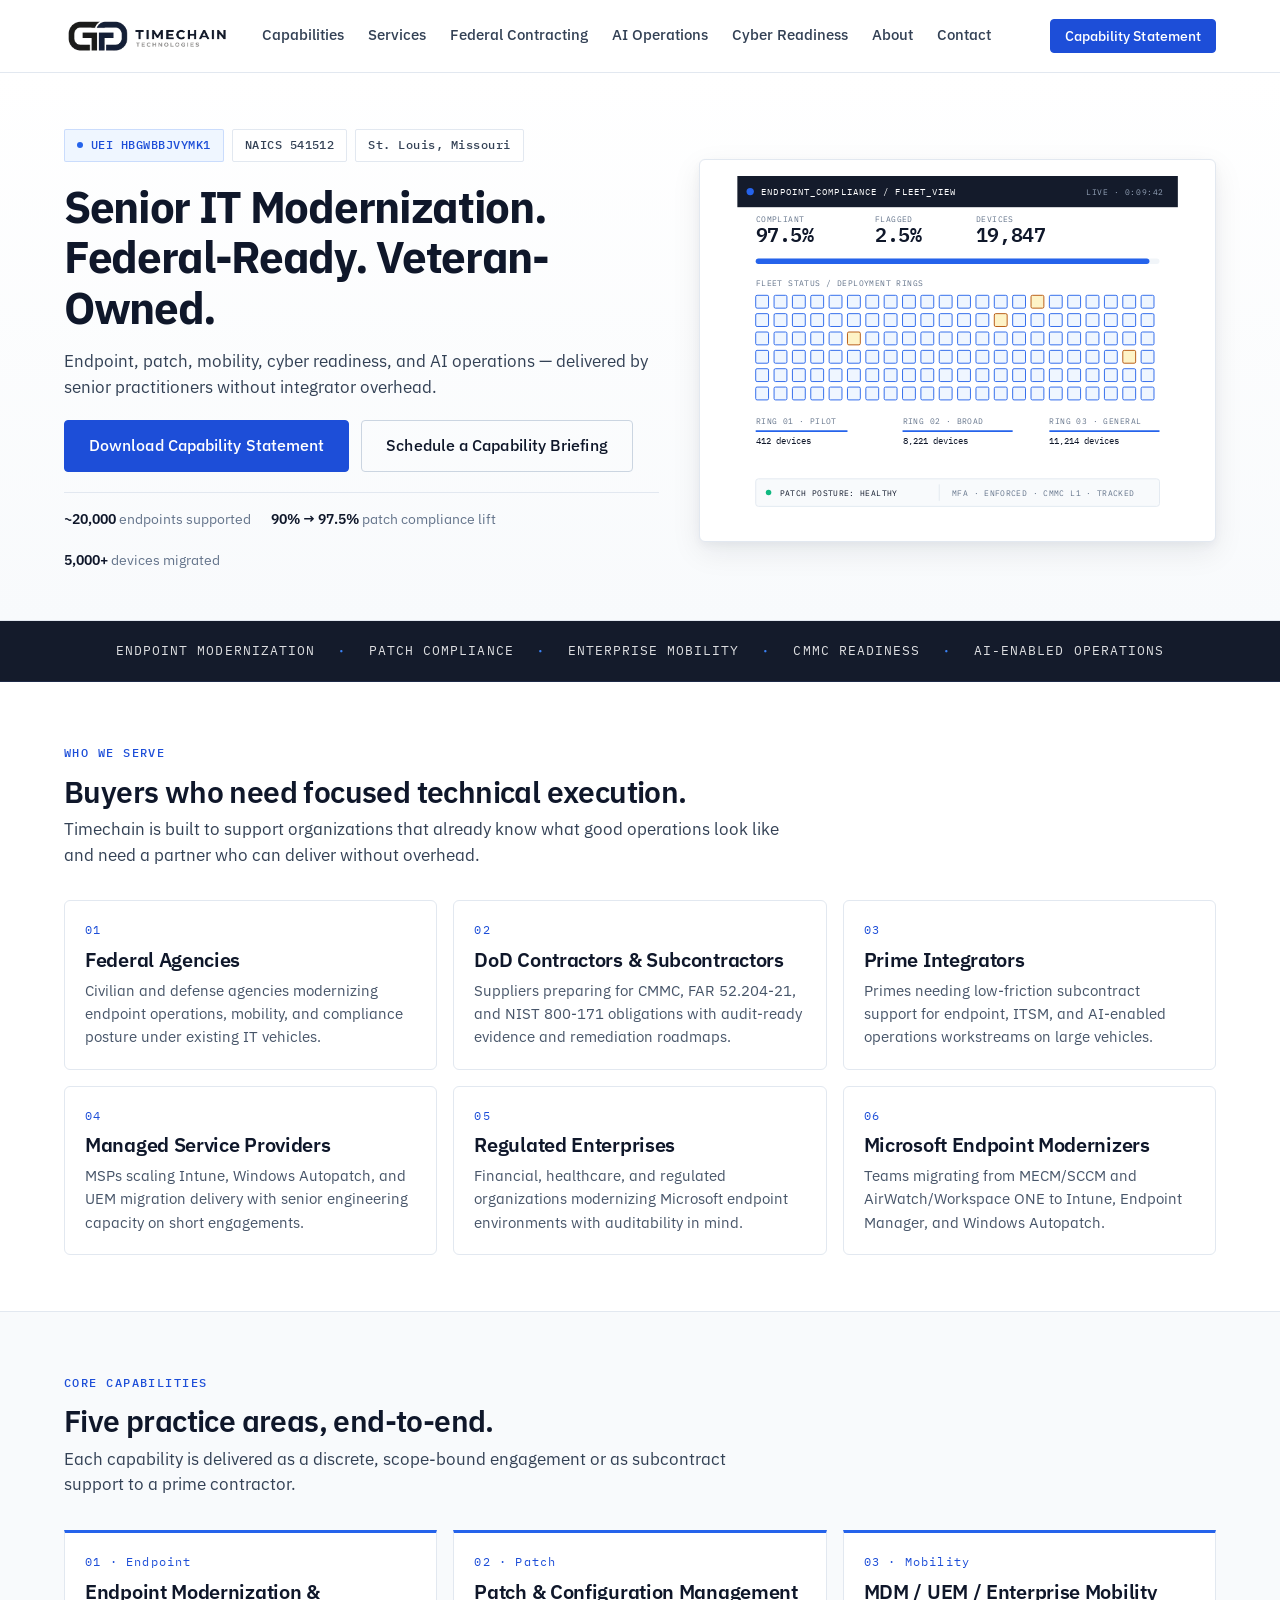
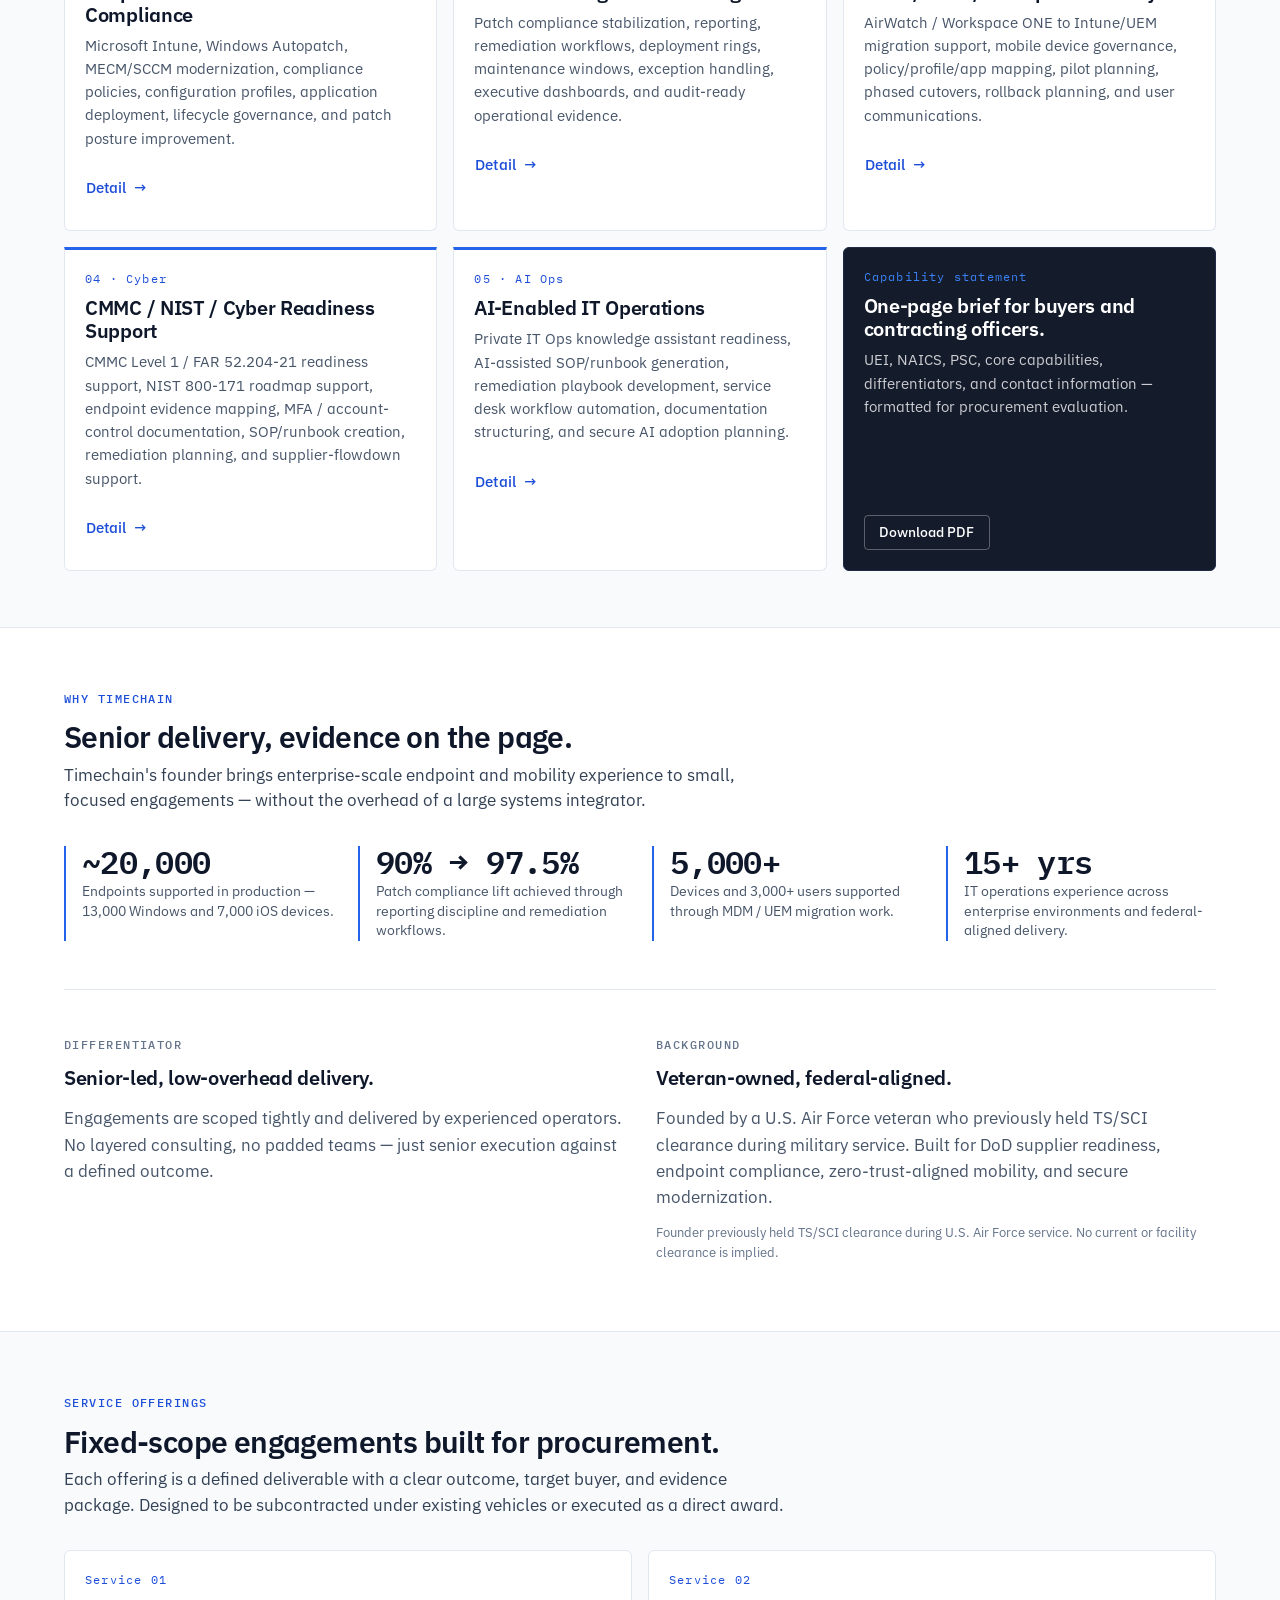
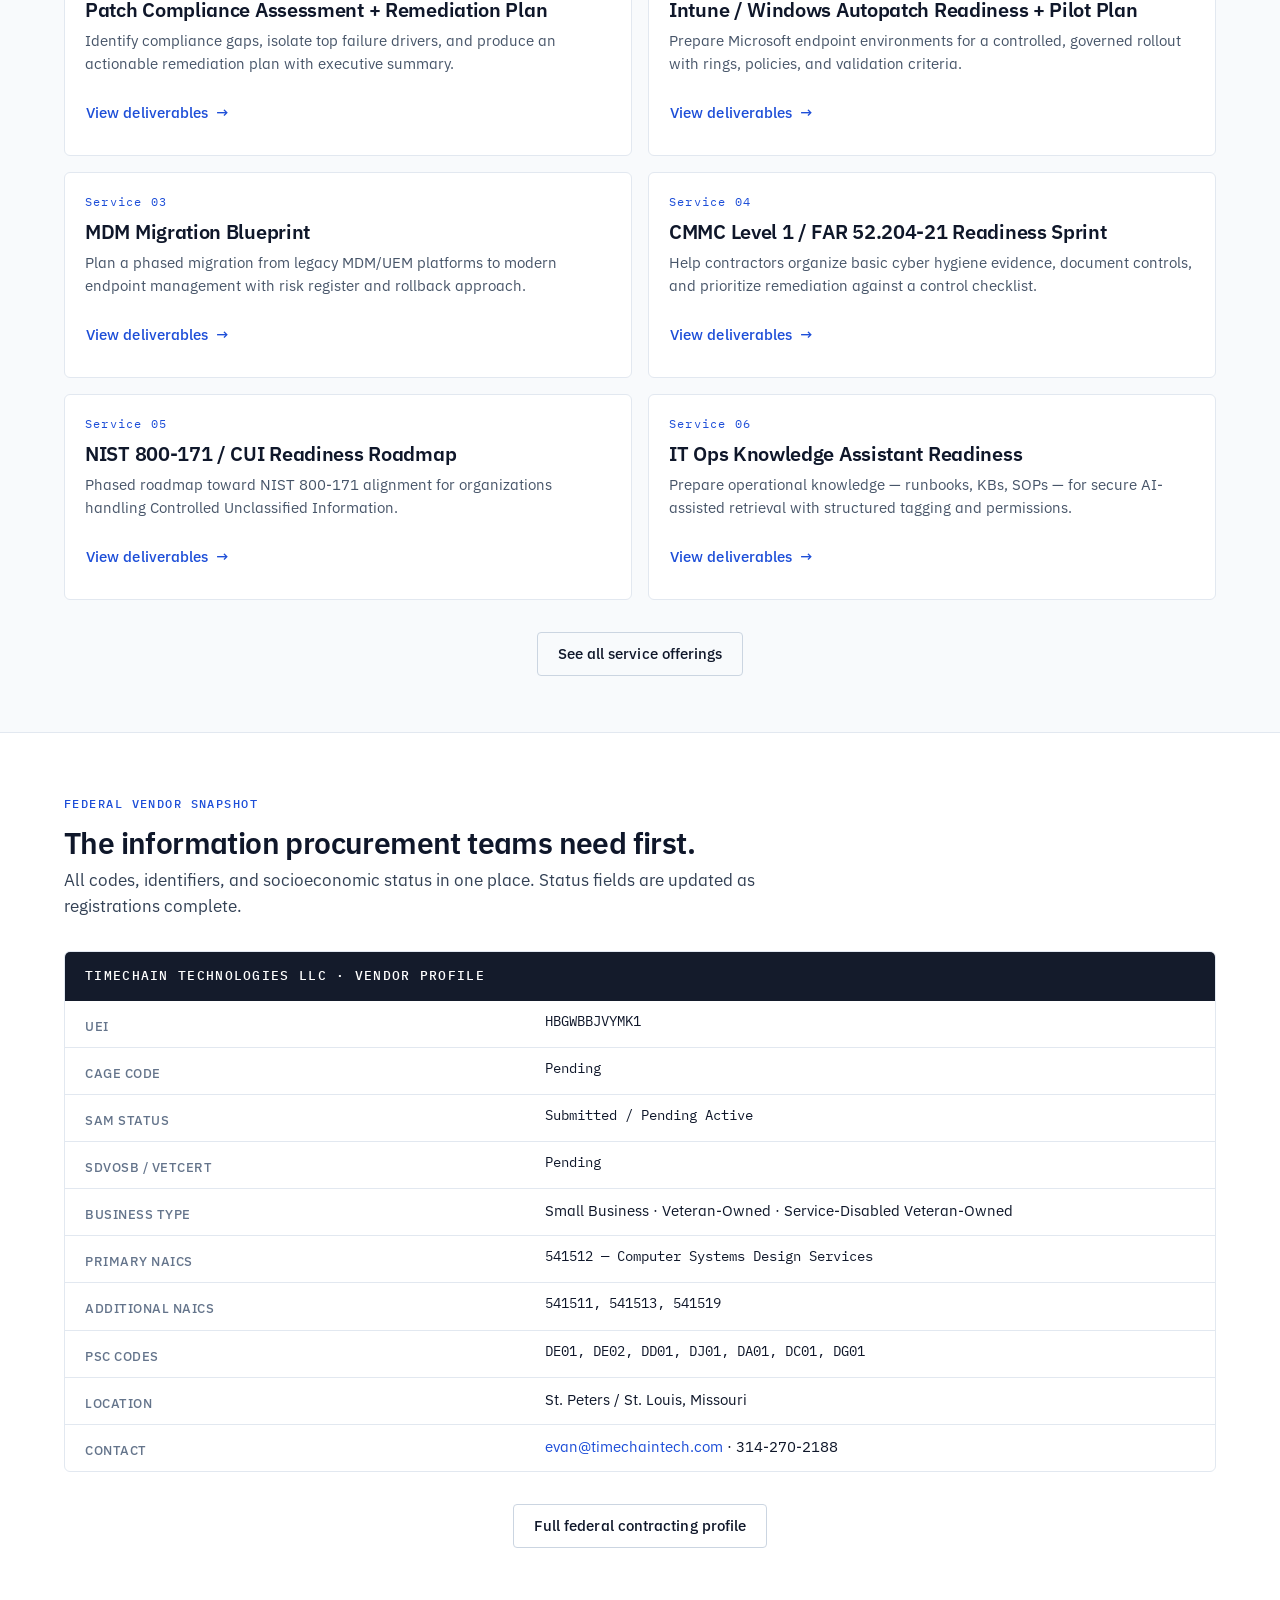
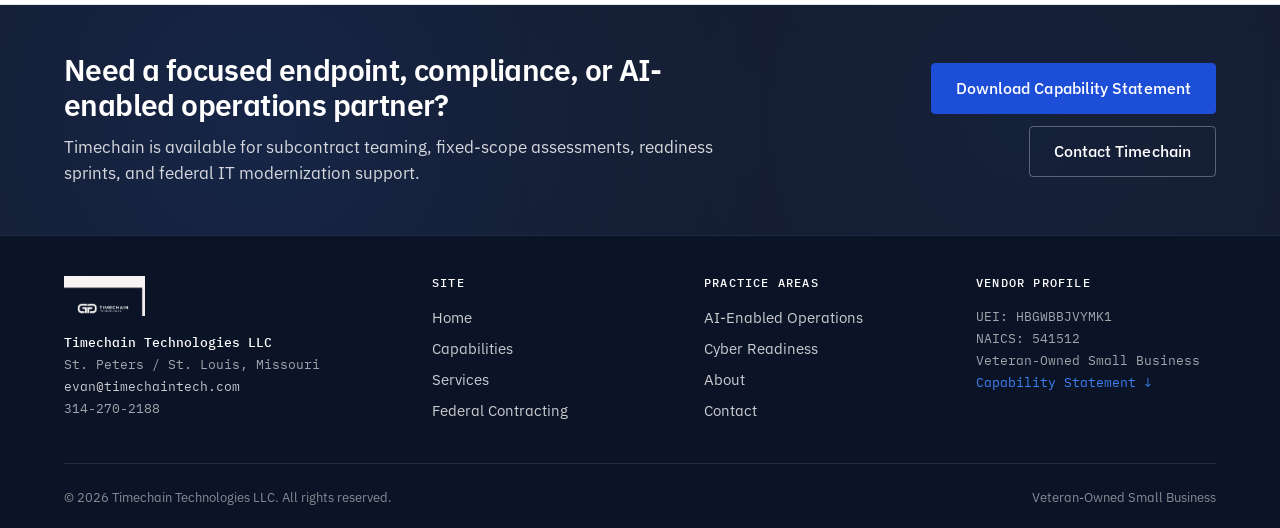
<file: index.html>
<!doctype html>
<html lang="en">
<head>
  <meta charset="utf-8">
  <meta name="viewport" content="width=device-width, initial-scale=1">
  <title>Timechain Technologies — Secure IT Modernization for Federal, Defense, and Regulated Operations</title>
  <meta name="description" content="Veteran-owned IT modernization firm delivering endpoint compliance, enterprise mobility, CMMC readiness, and AI-enabled operations to federal, defense, and regulated organizations. UEI HBGWBBJVYMK1.">
  <meta name="theme-color" content="#141B2B">
  <link rel="icon" type="image/png" href="assets/img/logo-icon.png">
  <link rel="preconnect" href="https://fonts.googleapis.com">
  <link rel="preconnect" href="https://fonts.gstatic.com" crossorigin>
  <link href="https://fonts.googleapis.com/css2?family=IBM+Plex+Mono:wght@400;500&family=IBM+Plex+Sans:wght@400;500;600;700&display=swap" rel="stylesheet">
  <link rel="stylesheet" href="assets/css/site.css">
</head>
<body>

<!-- ===== Top navigation ===== -->
<header class="topbar">
  <div class="container topbar__inner">
    <a href="index.html" class="topbar__brand" aria-label="Timechain Technologies — Home">
      <img src="assets/img/logo-horizontal.png" alt="Timechain Technologies">
    </a>
    <nav class="topbar__nav" aria-label="Primary">
      <a href="capabilities.html">Capabilities</a>
      <a href="services.html">Services</a>
      <a href="federal-contracting.html">Federal Contracting</a>
      <a href="ai-operations.html">AI Operations</a>
      <a href="cmmc-cyber-readiness.html">Cyber Readiness</a>
      <a href="about.html">About</a>
      <a href="contact.html">Contact</a>
    </nav>
    <div class="topbar__cta">
      <a href="assets/pdf/timechain-capability-statement.pdf" class="btn btn--primary btn--sm" download>Capability Statement</a>
    </div>
    <button class="topbar__burger" aria-label="Toggle navigation" aria-expanded="false">☰ Menu</button>
  </div>
</header>

<!-- ===== Hero ===== -->
<section class="hero">
  <div class="container">
    <div class="hero__grid">
      <div>
        <div class="badge-row hero__badges">
          <span class="badge badge--accent badge--dot">UEI HBGWBBJVYMK1</span>
          <span class="badge">NAICS 541512</span>
          <span class="badge">St. Louis, Missouri</span>
        </div>
        <h1>Senior IT Modernization. Federal-Ready. Veteran-Owned.</h1>
        <p class="lead">Endpoint, patch, mobility, cyber readiness, and AI operations — delivered by senior practitioners without integrator overhead.</p>
        <div class="btn-group hero__cta">
          <a href="assets/pdf/timechain-capability-statement.pdf" class="btn btn--primary btn--lg" download>Download Capability Statement</a>
          <a href="contact.html" class="btn btn--secondary btn--lg">Schedule a Capability Briefing</a>
        </div>
        <div class="hero__meta">
          <span><strong>~20,000</strong> endpoints supported</span>
          <span><strong>90% → 97.5%</strong> patch compliance lift</span>
          <span><strong>5,000+</strong> devices migrated</span>
        </div>
      </div>
      <div class="hero__visual" aria-hidden="true">
        <!-- Abstract secure endpoint operations panel -->
        <svg class="hero-visual-svg" viewBox="0 0 480 380" xmlns="http://www.w3.org/2000/svg">
          <!-- Header bar -->
          <rect x="0" y="0" width="480" height="34" fill="#141B2B"/>
          <circle cx="14" cy="17" r="4" fill="#2563EB"/>
          <text x="26" y="21" font-family="IBM Plex Mono, monospace" font-size="10" fill="#FFFFFF" letter-spacing="1.2">ENDPOINT_COMPLIANCE / FLEET_VIEW</text>
          <text x="380" y="21" font-family="IBM Plex Mono, monospace" font-size="9" fill="#94A3B8" letter-spacing="0.6">LIVE · 0:09:42</text>

          <!-- Sub-header metrics -->
          <g transform="translate(20, 50)">
            <text class="label" x="0" y="0">COMPLIANT</text>
            <text x="0" y="22" font-family="IBM Plex Mono, monospace" font-size="22" font-weight="600" fill="#0F172A" letter-spacing="-0.5">97.5%</text>

            <text class="label" x="130" y="0">FLAGGED</text>
            <text x="130" y="22" font-family="IBM Plex Mono, monospace" font-size="22" font-weight="600" fill="#0F172A" letter-spacing="-0.5">2.5%</text>

            <text class="label" x="240" y="0">DEVICES</text>
            <text x="240" y="22" font-family="IBM Plex Mono, monospace" font-size="22" font-weight="600" fill="#0F172A" letter-spacing="-0.5">19,847</text>
          </g>

          <!-- Compliance meter bar -->
          <g transform="translate(20, 90)">
            <rect class="meter-bar" x="0" y="0" width="440" height="6" rx="3"/>
            <rect class="meter-fill" x="0" y="0" width="429" height="6" rx="3"/>
          </g>

          <!-- Endpoint grid label -->
          <text class="label" x="20" y="120">FLEET STATUS / DEPLOYMENT RINGS</text>

          <!-- Endpoint grid: 12 cols × 5 rows = 60 dots -->
          <g transform="translate(20, 130)">
            <!-- generated below -->
          </g>

          <!-- Endpoint grid generated -->
          <g transform="translate(20, 130)">
            <!-- Row 1 -->
            <rect class="endpoint compliant" x="0"   y="0"  width="14" height="14" rx="1.5"/>
            <rect class="endpoint compliant" x="20"  y="0"  width="14" height="14" rx="1.5"/>
            <rect class="endpoint compliant" x="40"  y="0"  width="14" height="14" rx="1.5"/>
            <rect class="endpoint compliant" x="60"  y="0"  width="14" height="14" rx="1.5"/>
            <rect class="endpoint compliant" x="80"  y="0"  width="14" height="14" rx="1.5"/>
            <rect class="endpoint compliant" x="100" y="0"  width="14" height="14" rx="1.5"/>
            <rect class="endpoint compliant" x="120" y="0"  width="14" height="14" rx="1.5"/>
            <rect class="endpoint compliant" x="140" y="0"  width="14" height="14" rx="1.5"/>
            <rect class="endpoint compliant" x="160" y="0"  width="14" height="14" rx="1.5"/>
            <rect class="endpoint compliant" x="180" y="0"  width="14" height="14" rx="1.5"/>
            <rect class="endpoint compliant" x="200" y="0"  width="14" height="14" rx="1.5"/>
            <rect class="endpoint compliant" x="220" y="0"  width="14" height="14" rx="1.5"/>
            <rect class="endpoint compliant" x="240" y="0"  width="14" height="14" rx="1.5"/>
            <rect class="endpoint compliant" x="260" y="0"  width="14" height="14" rx="1.5"/>
            <rect class="endpoint compliant" x="280" y="0"  width="14" height="14" rx="1.5"/>
            <rect class="endpoint flagged"   x="300" y="0"  width="14" height="14" rx="1.5"/>
            <rect class="endpoint compliant" x="320" y="0"  width="14" height="14" rx="1.5"/>
            <rect class="endpoint compliant" x="340" y="0"  width="14" height="14" rx="1.5"/>
            <rect class="endpoint compliant" x="360" y="0"  width="14" height="14" rx="1.5"/>
            <rect class="endpoint compliant" x="380" y="0"  width="14" height="14" rx="1.5"/>
            <rect class="endpoint compliant" x="400" y="0"  width="14" height="14" rx="1.5"/>
            <rect class="endpoint compliant" x="420" y="0"  width="14" height="14" rx="1.5"/>
            <!-- Row 2 -->
            <rect class="endpoint compliant" x="0"   y="20" width="14" height="14" rx="1.5"/>
            <rect class="endpoint compliant" x="20"  y="20" width="14" height="14" rx="1.5"/>
            <rect class="endpoint compliant" x="40"  y="20" width="14" height="14" rx="1.5"/>
            <rect class="endpoint compliant" x="60"  y="20" width="14" height="14" rx="1.5"/>
            <rect class="endpoint compliant" x="80"  y="20" width="14" height="14" rx="1.5"/>
            <rect class="endpoint compliant" x="100" y="20" width="14" height="14" rx="1.5"/>
            <rect class="endpoint compliant" x="120" y="20" width="14" height="14" rx="1.5"/>
            <rect class="endpoint compliant" x="140" y="20" width="14" height="14" rx="1.5"/>
            <rect class="endpoint compliant" x="160" y="20" width="14" height="14" rx="1.5"/>
            <rect class="endpoint compliant" x="180" y="20" width="14" height="14" rx="1.5"/>
            <rect class="endpoint compliant" x="200" y="20" width="14" height="14" rx="1.5"/>
            <rect class="endpoint compliant" x="220" y="20" width="14" height="14" rx="1.5"/>
            <rect class="endpoint compliant" x="240" y="20" width="14" height="14" rx="1.5"/>
            <rect class="endpoint flagged"   x="260" y="20" width="14" height="14" rx="1.5"/>
            <rect class="endpoint compliant" x="280" y="20" width="14" height="14" rx="1.5"/>
            <rect class="endpoint compliant" x="300" y="20" width="14" height="14" rx="1.5"/>
            <rect class="endpoint compliant" x="320" y="20" width="14" height="14" rx="1.5"/>
            <rect class="endpoint compliant" x="340" y="20" width="14" height="14" rx="1.5"/>
            <rect class="endpoint compliant" x="360" y="20" width="14" height="14" rx="1.5"/>
            <rect class="endpoint compliant" x="380" y="20" width="14" height="14" rx="1.5"/>
            <rect class="endpoint compliant" x="400" y="20" width="14" height="14" rx="1.5"/>
            <rect class="endpoint compliant" x="420" y="20" width="14" height="14" rx="1.5"/>
            <!-- Row 3 -->
            <rect class="endpoint compliant" x="0"   y="40" width="14" height="14" rx="1.5"/>
            <rect class="endpoint compliant" x="20"  y="40" width="14" height="14" rx="1.5"/>
            <rect class="endpoint compliant" x="40"  y="40" width="14" height="14" rx="1.5"/>
            <rect class="endpoint compliant" x="60"  y="40" width="14" height="14" rx="1.5"/>
            <rect class="endpoint compliant" x="80"  y="40" width="14" height="14" rx="1.5"/>
            <rect class="endpoint flagged"   x="100" y="40" width="14" height="14" rx="1.5"/>
            <rect class="endpoint compliant" x="120" y="40" width="14" height="14" rx="1.5"/>
            <rect class="endpoint compliant" x="140" y="40" width="14" height="14" rx="1.5"/>
            <rect class="endpoint compliant" x="160" y="40" width="14" height="14" rx="1.5"/>
            <rect class="endpoint compliant" x="180" y="40" width="14" height="14" rx="1.5"/>
            <rect class="endpoint compliant" x="200" y="40" width="14" height="14" rx="1.5"/>
            <rect class="endpoint compliant" x="220" y="40" width="14" height="14" rx="1.5"/>
            <rect class="endpoint compliant" x="240" y="40" width="14" height="14" rx="1.5"/>
            <rect class="endpoint compliant" x="260" y="40" width="14" height="14" rx="1.5"/>
            <rect class="endpoint compliant" x="280" y="40" width="14" height="14" rx="1.5"/>
            <rect class="endpoint compliant" x="300" y="40" width="14" height="14" rx="1.5"/>
            <rect class="endpoint compliant" x="320" y="40" width="14" height="14" rx="1.5"/>
            <rect class="endpoint compliant" x="340" y="40" width="14" height="14" rx="1.5"/>
            <rect class="endpoint compliant" x="360" y="40" width="14" height="14" rx="1.5"/>
            <rect class="endpoint compliant" x="380" y="40" width="14" height="14" rx="1.5"/>
            <rect class="endpoint compliant" x="400" y="40" width="14" height="14" rx="1.5"/>
            <rect class="endpoint compliant" x="420" y="40" width="14" height="14" rx="1.5"/>
            <!-- Row 4 -->
            <rect class="endpoint compliant" x="0"   y="60" width="14" height="14" rx="1.5"/>
            <rect class="endpoint compliant" x="20"  y="60" width="14" height="14" rx="1.5"/>
            <rect class="endpoint compliant" x="40"  y="60" width="14" height="14" rx="1.5"/>
            <rect class="endpoint compliant" x="60"  y="60" width="14" height="14" rx="1.5"/>
            <rect class="endpoint compliant" x="80"  y="60" width="14" height="14" rx="1.5"/>
            <rect class="endpoint compliant" x="100" y="60" width="14" height="14" rx="1.5"/>
            <rect class="endpoint compliant" x="120" y="60" width="14" height="14" rx="1.5"/>
            <rect class="endpoint compliant" x="140" y="60" width="14" height="14" rx="1.5"/>
            <rect class="endpoint compliant" x="160" y="60" width="14" height="14" rx="1.5"/>
            <rect class="endpoint compliant" x="180" y="60" width="14" height="14" rx="1.5"/>
            <rect class="endpoint compliant" x="200" y="60" width="14" height="14" rx="1.5"/>
            <rect class="endpoint compliant" x="220" y="60" width="14" height="14" rx="1.5"/>
            <rect class="endpoint compliant" x="240" y="60" width="14" height="14" rx="1.5"/>
            <rect class="endpoint compliant" x="260" y="60" width="14" height="14" rx="1.5"/>
            <rect class="endpoint compliant" x="280" y="60" width="14" height="14" rx="1.5"/>
            <rect class="endpoint compliant" x="300" y="60" width="14" height="14" rx="1.5"/>
            <rect class="endpoint compliant" x="320" y="60" width="14" height="14" rx="1.5"/>
            <rect class="endpoint compliant" x="340" y="60" width="14" height="14" rx="1.5"/>
            <rect class="endpoint compliant" x="360" y="60" width="14" height="14" rx="1.5"/>
            <rect class="endpoint compliant" x="380" y="60" width="14" height="14" rx="1.5"/>
            <rect class="endpoint flagged"   x="400" y="60" width="14" height="14" rx="1.5"/>
            <rect class="endpoint compliant" x="420" y="60" width="14" height="14" rx="1.5"/>
            <!-- Row 5 -->
            <rect class="endpoint compliant" x="0"   y="80" width="14" height="14" rx="1.5"/>
            <rect class="endpoint compliant" x="20"  y="80" width="14" height="14" rx="1.5"/>
            <rect class="endpoint compliant" x="40"  y="80" width="14" height="14" rx="1.5"/>
            <rect class="endpoint compliant" x="60"  y="80" width="14" height="14" rx="1.5"/>
            <rect class="endpoint compliant" x="80"  y="80" width="14" height="14" rx="1.5"/>
            <rect class="endpoint compliant" x="100" y="80" width="14" height="14" rx="1.5"/>
            <rect class="endpoint compliant" x="120" y="80" width="14" height="14" rx="1.5"/>
            <rect class="endpoint compliant" x="140" y="80" width="14" height="14" rx="1.5"/>
            <rect class="endpoint compliant" x="160" y="80" width="14" height="14" rx="1.5"/>
            <rect class="endpoint compliant" x="180" y="80" width="14" height="14" rx="1.5"/>
            <rect class="endpoint compliant" x="200" y="80" width="14" height="14" rx="1.5"/>
            <rect class="endpoint compliant" x="220" y="80" width="14" height="14" rx="1.5"/>
            <rect class="endpoint compliant" x="240" y="80" width="14" height="14" rx="1.5"/>
            <rect class="endpoint compliant" x="260" y="80" width="14" height="14" rx="1.5"/>
            <rect class="endpoint compliant" x="280" y="80" width="14" height="14" rx="1.5"/>
            <rect class="endpoint compliant" x="300" y="80" width="14" height="14" rx="1.5"/>
            <rect class="endpoint compliant" x="320" y="80" width="14" height="14" rx="1.5"/>
            <rect class="endpoint compliant" x="340" y="80" width="14" height="14" rx="1.5"/>
            <rect class="endpoint compliant" x="360" y="80" width="14" height="14" rx="1.5"/>
            <rect class="endpoint compliant" x="380" y="80" width="14" height="14" rx="1.5"/>
            <rect class="endpoint compliant" x="400" y="80" width="14" height="14" rx="1.5"/>
            <rect class="endpoint compliant" x="420" y="80" width="14" height="14" rx="1.5"/>
            <!-- Row 6 -->
            <rect class="endpoint compliant" x="0"   y="100" width="14" height="14" rx="1.5"/>
            <rect class="endpoint compliant" x="20"  y="100" width="14" height="14" rx="1.5"/>
            <rect class="endpoint compliant" x="40"  y="100" width="14" height="14" rx="1.5"/>
            <rect class="endpoint compliant" x="60"  y="100" width="14" height="14" rx="1.5"/>
            <rect class="endpoint compliant" x="80"  y="100" width="14" height="14" rx="1.5"/>
            <rect class="endpoint compliant" x="100" y="100" width="14" height="14" rx="1.5"/>
            <rect class="endpoint compliant" x="120" y="100" width="14" height="14" rx="1.5"/>
            <rect class="endpoint compliant" x="140" y="100" width="14" height="14" rx="1.5"/>
            <rect class="endpoint compliant" x="160" y="100" width="14" height="14" rx="1.5"/>
            <rect class="endpoint compliant" x="180" y="100" width="14" height="14" rx="1.5"/>
            <rect class="endpoint compliant" x="200" y="100" width="14" height="14" rx="1.5"/>
            <rect class="endpoint compliant" x="220" y="100" width="14" height="14" rx="1.5"/>
            <rect class="endpoint compliant" x="240" y="100" width="14" height="14" rx="1.5"/>
            <rect class="endpoint compliant" x="260" y="100" width="14" height="14" rx="1.5"/>
            <rect class="endpoint compliant" x="280" y="100" width="14" height="14" rx="1.5"/>
            <rect class="endpoint compliant" x="300" y="100" width="14" height="14" rx="1.5"/>
            <rect class="endpoint compliant" x="320" y="100" width="14" height="14" rx="1.5"/>
            <rect class="endpoint compliant" x="340" y="100" width="14" height="14" rx="1.5"/>
            <rect class="endpoint compliant" x="360" y="100" width="14" height="14" rx="1.5"/>
            <rect class="endpoint compliant" x="380" y="100" width="14" height="14" rx="1.5"/>
            <rect class="endpoint compliant" x="400" y="100" width="14" height="14" rx="1.5"/>
            <rect class="endpoint compliant" x="420" y="100" width="14" height="14" rx="1.5"/>
          </g>

          <!-- Bottom labels: deployment rings -->
          <g transform="translate(20, 270)">
            <text class="label" x="0" y="0">RING 01 · PILOT</text>
            <line x1="0" y1="8" x2="100" y2="8" stroke="#2563EB" stroke-width="2"/>
            <text x="0" y="22" font-family="IBM Plex Mono, monospace" font-size="10" fill="#0F172A">412 devices</text>

            <text class="label" x="160" y="0">RING 02 · BROAD</text>
            <line x1="160" y1="8" x2="280" y2="8" stroke="#2563EB" stroke-width="2"/>
            <text x="160" y="22" font-family="IBM Plex Mono, monospace" font-size="10" fill="#0F172A">8,221 devices</text>

            <text class="label" x="320" y="0">RING 03 · GENERAL</text>
            <line x1="320" y1="8" x2="440" y2="8" stroke="#2563EB" stroke-width="2"/>
            <text x="320" y="22" font-family="IBM Plex Mono, monospace" font-size="10" fill="#0F172A">11,214 devices</text>
          </g>

          <!-- Bottom status row -->
          <g transform="translate(20, 330)">
            <rect x="0" y="0" width="440" height="30" rx="3" fill="#F8FAFC" stroke="#E2E8F0"/>
            <circle cx="14" cy="15" r="3" fill="#10B981"/>
            <text x="26" y="19" font-family="IBM Plex Mono, monospace" font-size="9" fill="#0F172A" letter-spacing="0.4">PATCH POSTURE: HEALTHY</text>
            <line x1="200" y1="6" x2="200" y2="24" stroke="#E2E8F0"/>
            <text x="214" y="19" font-family="IBM Plex Mono, monospace" font-size="9" fill="#64748B" letter-spacing="0.4">MFA · ENFORCED   ·   CMMC L1 · TRACKED</text>
          </g>
        </svg>
      </div>
    </div>
  </div>
</section>

<!-- ===== Trust strip ===== -->
<div class="trust-strip">
  <div class="container">
    <div class="trust-strip__items">
      <span>Endpoint Modernization</span>
      <span>Patch Compliance</span>
      <span>Enterprise Mobility</span>
      <span>CMMC Readiness</span>
      <span>AI-Enabled Operations</span>
    </div>
  </div>
</div>

<!-- ===== Who we serve ===== -->
<section class="section">
  <div class="container">
    <div class="section-head">
      <span class="eyebrow">Who we serve</span>
      <h2>Buyers who need focused technical execution.</h2>
      <p class="lead">Timechain is built to support organizations that already know what good operations look like and need a partner who can deliver without overhead.</p>
    </div>
    <div class="cards cards--3">
      <div class="card">
        <div class="card__num">01</div>
        <h3>Federal Agencies</h3>
        <p>Civilian and defense agencies modernizing endpoint operations, mobility, and compliance posture under existing IT vehicles.</p>
      </div>
      <div class="card">
        <div class="card__num">02</div>
        <h3>DoD Contractors &amp; Subcontractors</h3>
        <p>Suppliers preparing for CMMC, FAR 52.204-21, and NIST 800-171 obligations with audit-ready evidence and remediation roadmaps.</p>
      </div>
      <div class="card">
        <div class="card__num">03</div>
        <h3>Prime Integrators</h3>
        <p>Primes needing low-friction subcontract support for endpoint, ITSM, and AI-enabled operations workstreams on large vehicles.</p>
      </div>
      <div class="card">
        <div class="card__num">04</div>
        <h3>Managed Service Providers</h3>
        <p>MSPs scaling Intune, Windows Autopatch, and UEM migration delivery with senior engineering capacity on short engagements.</p>
      </div>
      <div class="card">
        <div class="card__num">05</div>
        <h3>Regulated Enterprises</h3>
        <p>Financial, healthcare, and regulated organizations modernizing Microsoft endpoint environments with auditability in mind.</p>
      </div>
      <div class="card">
        <div class="card__num">06</div>
        <h3>Microsoft Endpoint Modernizers</h3>
        <p>Teams migrating from MECM/SCCM and AirWatch/Workspace ONE to Intune, Endpoint Manager, and Windows Autopatch.</p>
      </div>
    </div>
  </div>
</section>

<!-- ===== Core capabilities ===== -->
<section class="section section--subtle">
  <div class="container">
    <div class="section-head">
      <span class="eyebrow">Core capabilities</span>
      <h2>Five practice areas, end-to-end.</h2>
      <p class="lead">Each capability is delivered as a discrete, scope-bound engagement or as subcontract support to a prime contractor.</p>
    </div>
    <div class="cards cards--3">
      <div class="card card--accent-line">
        <div class="card__num">01 · Endpoint</div>
        <h3>Endpoint Modernization &amp; Compliance</h3>
        <p>Microsoft Intune, Windows Autopatch, MECM/SCCM modernization, compliance policies, configuration profiles, application deployment, lifecycle governance, and patch posture improvement.</p>
        <div style="margin-top: var(--sp-4);"><a href="capabilities.html#endpoint" class="btn btn--ghost">Detail</a></div>
      </div>
      <div class="card card--accent-line">
        <div class="card__num">02 · Patch</div>
        <h3>Patch &amp; Configuration Management</h3>
        <p>Patch compliance stabilization, reporting, remediation workflows, deployment rings, maintenance windows, exception handling, executive dashboards, and audit-ready operational evidence.</p>
        <div style="margin-top: var(--sp-4);"><a href="capabilities.html#patch" class="btn btn--ghost">Detail</a></div>
      </div>
      <div class="card card--accent-line">
        <div class="card__num">03 · Mobility</div>
        <h3>MDM / UEM / Enterprise Mobility</h3>
        <p>AirWatch / Workspace ONE to Intune/UEM migration support, mobile device governance, policy/profile/app mapping, pilot planning, phased cutovers, rollback planning, and user communications.</p>
        <div style="margin-top: var(--sp-4);"><a href="capabilities.html#mobility" class="btn btn--ghost">Detail</a></div>
      </div>
      <div class="card card--accent-line">
        <div class="card__num">04 · Cyber</div>
        <h3>CMMC / NIST / Cyber Readiness Support</h3>
        <p>CMMC Level 1 / FAR 52.204-21 readiness support, NIST 800-171 roadmap support, endpoint evidence mapping, MFA / account-control documentation, SOP/runbook creation, remediation planning, and supplier-flowdown support.</p>
        <div style="margin-top: var(--sp-4);"><a href="cmmc-cyber-readiness.html" class="btn btn--ghost">Detail</a></div>
      </div>
      <div class="card card--accent-line">
        <div class="card__num">05 · AI Ops</div>
        <h3>AI-Enabled IT Operations</h3>
        <p>Private IT Ops knowledge assistant readiness, AI-assisted SOP/runbook generation, remediation playbook development, service desk workflow automation, documentation structuring, and secure AI adoption planning.</p>
        <div style="margin-top: var(--sp-4);"><a href="ai-operations.html" class="btn btn--ghost">Detail</a></div>
      </div>
      <div class="card card--inverse" style="display: flex; flex-direction: column; justify-content: space-between;">
        <div>
          <div class="card__num" style="color: var(--accent-400);">Capability statement</div>
          <h3>One-page brief for buyers and contracting officers.</h3>
          <p>UEI, NAICS, PSC, core capabilities, differentiators, and contact information — formatted for procurement evaluation.</p>
        </div>
        <a href="assets/pdf/timechain-capability-statement.pdf" class="btn btn--on-dark btn--sm" style="align-self: flex-start; margin-top: var(--sp-5);" download>Download PDF</a>
      </div>
    </div>
  </div>
</section>

<!-- ===== Why Timechain ===== -->
<section class="section">
  <div class="container">
    <div class="section-head">
      <span class="eyebrow">Why Timechain</span>
      <h2>Senior delivery, evidence on the page.</h2>
      <p class="lead">Timechain's founder brings enterprise-scale endpoint and mobility experience to small, focused engagements — without the overhead of a large systems integrator.</p>
    </div>
    <div class="stats">
      <div class="stat">
        <div class="stat__num">~20,000</div>
        <div class="stat__label">Endpoints supported in production — 13,000 Windows and 7,000 iOS devices.</div>
      </div>
      <div class="stat">
        <div class="stat__num">90% → 97.5%</div>
        <div class="stat__label">Patch compliance lift achieved through reporting discipline and remediation workflows.</div>
      </div>
      <div class="stat">
        <div class="stat__num">5,000+</div>
        <div class="stat__label">Devices and 3,000+ users supported through MDM / UEM migration work.</div>
      </div>
      <div class="stat">
        <div class="stat__num">15+ yrs</div>
        <div class="stat__label">IT operations experience across enterprise environments and federal-aligned delivery.</div>
      </div>
    </div>
    <div style="margin-top: var(--sp-12); display: grid; grid-template-columns: 1fr 1fr; gap: var(--sp-8); border-top: 1px solid var(--border); padding-top: var(--sp-10);" class="why-grid">
      <div>
        <span class="eyebrow eyebrow--muted">Differentiator</span>
        <h3>Senior-led, low-overhead delivery.</h3>
        <p>Engagements are scoped tightly and delivered by experienced operators. No layered consulting, no padded teams — just senior execution against a defined outcome.</p>
      </div>
      <div>
        <span class="eyebrow eyebrow--muted">Background</span>
        <h3>Veteran-owned, federal-aligned.</h3>
        <p>Founded by a U.S. Air Force veteran who previously held TS/SCI clearance during military service. Built for DoD supplier readiness, endpoint compliance, zero-trust-aligned mobility, and secure modernization.</p>
        <p style="font-size: 0.8125rem; color: var(--steel-500); margin-top: var(--sp-3);">Founder previously held TS/SCI clearance during U.S. Air Force service. No current or facility clearance is implied.</p>
      </div>
    </div>
  </div>
</section>

<style>@media (max-width: 800px) { .why-grid { grid-template-columns: 1fr !important; } }</style>

<!-- ===== Service offerings preview ===== -->
<section class="section section--subtle">
  <div class="container">
    <div class="section-head">
      <span class="eyebrow">Service offerings</span>
      <h2>Fixed-scope engagements built for procurement.</h2>
      <p class="lead">Each offering is a defined deliverable with a clear outcome, target buyer, and evidence package. Designed to be subcontracted under existing vehicles or executed as a direct award.</p>
    </div>
    <div class="cards cards--2">
      <div class="card">
        <div class="card__num">Service 01</div>
        <h3>Patch Compliance Assessment + Remediation Plan</h3>
        <p>Identify compliance gaps, isolate top failure drivers, and produce an actionable remediation plan with executive summary.</p>
        <div style="margin-top: var(--sp-4);"><a href="services.html#patch" class="btn btn--ghost">View deliverables</a></div>
      </div>
      <div class="card">
        <div class="card__num">Service 02</div>
        <h3>Intune / Windows Autopatch Readiness + Pilot Plan</h3>
        <p>Prepare Microsoft endpoint environments for a controlled, governed rollout with rings, policies, and validation criteria.</p>
        <div style="margin-top: var(--sp-4);"><a href="services.html#autopatch" class="btn btn--ghost">View deliverables</a></div>
      </div>
      <div class="card">
        <div class="card__num">Service 03</div>
        <h3>MDM Migration Blueprint</h3>
        <p>Plan a phased migration from legacy MDM/UEM platforms to modern endpoint management with risk register and rollback approach.</p>
        <div style="margin-top: var(--sp-4);"><a href="services.html#mdm" class="btn btn--ghost">View deliverables</a></div>
      </div>
      <div class="card">
        <div class="card__num">Service 04</div>
        <h3>CMMC Level 1 / FAR 52.204-21 Readiness Sprint</h3>
        <p>Help contractors organize basic cyber hygiene evidence, document controls, and prioritize remediation against a control checklist.</p>
        <div style="margin-top: var(--sp-4);"><a href="services.html#cmmc-l1" class="btn btn--ghost">View deliverables</a></div>
      </div>
      <div class="card">
        <div class="card__num">Service 05</div>
        <h3>NIST 800-171 / CUI Readiness Roadmap</h3>
        <p>Phased roadmap toward NIST 800-171 alignment for organizations handling Controlled Unclassified Information.</p>
        <div style="margin-top: var(--sp-4);"><a href="services.html#nist" class="btn btn--ghost">View deliverables</a></div>
      </div>
      <div class="card">
        <div class="card__num">Service 06</div>
        <h3>IT Ops Knowledge Assistant Readiness</h3>
        <p>Prepare operational knowledge — runbooks, KBs, SOPs — for secure AI-assisted retrieval with structured tagging and permissions.</p>
        <div style="margin-top: var(--sp-4);"><a href="services.html#ai-readiness" class="btn btn--ghost">View deliverables</a></div>
      </div>
    </div>
    <div style="text-align: center; margin-top: var(--sp-8);">
      <a href="services.html" class="btn btn--secondary">See all service offerings</a>
    </div>
  </div>
</section>

<!-- ===== Federal vendor snapshot ===== -->
<section class="section">
  <div class="container">
    <div class="section-head">
      <span class="eyebrow">Federal vendor snapshot</span>
      <h2>The information procurement teams need first.</h2>
      <p class="lead">All codes, identifiers, and socioeconomic status in one place. Status fields are updated as registrations complete.</p>
    </div>
    <div class="snapshot">
      <div class="snapshot__title"><span>Timechain Technologies LLC · Vendor Profile</span></div>
      <table>
        <tr><th>UEI</th><td>HBGWBBJVYMK1</td></tr>
        <tr><th>CAGE Code</th><td>Pending</td></tr>
        <tr><th>SAM Status</th><td>Submitted / Pending Active</td></tr>
        <tr><th>SDVOSB / VetCert</th><td>Pending</td></tr>
        <tr><th>Business Type</th><td class="t-prose">Small Business · Veteran-Owned · Service-Disabled Veteran-Owned</td></tr>
        <tr><th>Primary NAICS</th><td>541512 — Computer Systems Design Services</td></tr>
        <tr><th>Additional NAICS</th><td>541511, 541513, 541519</td></tr>
        <tr><th>PSC Codes</th><td>DE01, DE02, DD01, DJ01, DA01, DC01, DG01</td></tr>
        <tr><th>Location</th><td class="t-prose">St. Peters / St. Louis, Missouri</td></tr>
        <tr><th>Contact</th><td class="t-prose"><a href="mailto:evan@timechaintech.com" class="link">evan@timechaintech.com</a> · 314-270-2188</td></tr>
      </table>
    </div>
    <div style="margin-top: var(--sp-8); text-align: center;">
      <a href="federal-contracting.html" class="btn btn--secondary">Full federal contracting profile</a>
    </div>
  </div>
</section>

<!-- ===== Final CTA ===== -->
<section class="cta-banner">
  <div class="container cta-banner__inner">
    <div>
      <h2>Need a focused endpoint, compliance, or AI-enabled operations partner?</h2>
      <p>Timechain is available for subcontract teaming, fixed-scope assessments, readiness sprints, and federal IT modernization support.</p>
    </div>
    <div class="cta-banner__actions">
      <a href="assets/pdf/timechain-capability-statement.pdf" class="btn btn--primary btn--lg" download>Download Capability Statement</a>
      <a href="contact.html" class="btn btn--on-dark btn--lg">Contact Timechain</a>
    </div>
  </div>
</section>

<!-- ===== Footer ===== -->
<footer class="footer">
  <div class="container">
    <div class="footer__grid">
      <div>
        <img src="assets/img/logo-horizontal-light.png" alt="Timechain Technologies">
        <div class="footer__meta">
          <strong>Timechain Technologies LLC</strong><br>
          St. Peters / St. Louis, Missouri<br>
          <a href="mailto:evan@timechaintech.com">evan@timechaintech.com</a><br>
          314-270-2188
        </div>
      </div>
      <div>
        <h4>Site</h4>
        <ul>
          <li><a href="index.html">Home</a></li>
          <li><a href="capabilities.html">Capabilities</a></li>
          <li><a href="services.html">Services</a></li>
          <li><a href="federal-contracting.html">Federal Contracting</a></li>
        </ul>
      </div>
      <div>
        <h4>Practice areas</h4>
        <ul>
          <li><a href="ai-operations.html">AI-Enabled Operations</a></li>
          <li><a href="cmmc-cyber-readiness.html">Cyber Readiness</a></li>
          <li><a href="about.html">About</a></li>
          <li><a href="contact.html">Contact</a></li>
        </ul>
      </div>
      <div>
        <h4>Vendor profile</h4>
        <div class="footer__meta">
          UEI: HBGWBBJVYMK1<br>
          NAICS: 541512<br>
          Veteran-Owned Small Business<br>
                    <a href="assets/pdf/timechain-capability-statement.pdf" download style="color: var(--accent-400);">Capability Statement ↓</a>
        </div>
      </div>
    </div>
    <div class="footer__bar">
      <div>© 2026 Timechain Technologies LLC. All rights reserved.</div>
      <div>Veteran-Owned Small Business</div>
    </div>
  </div>
</footer>

<script src="assets/js/site.js"></script>
</body>
</html>
</file>
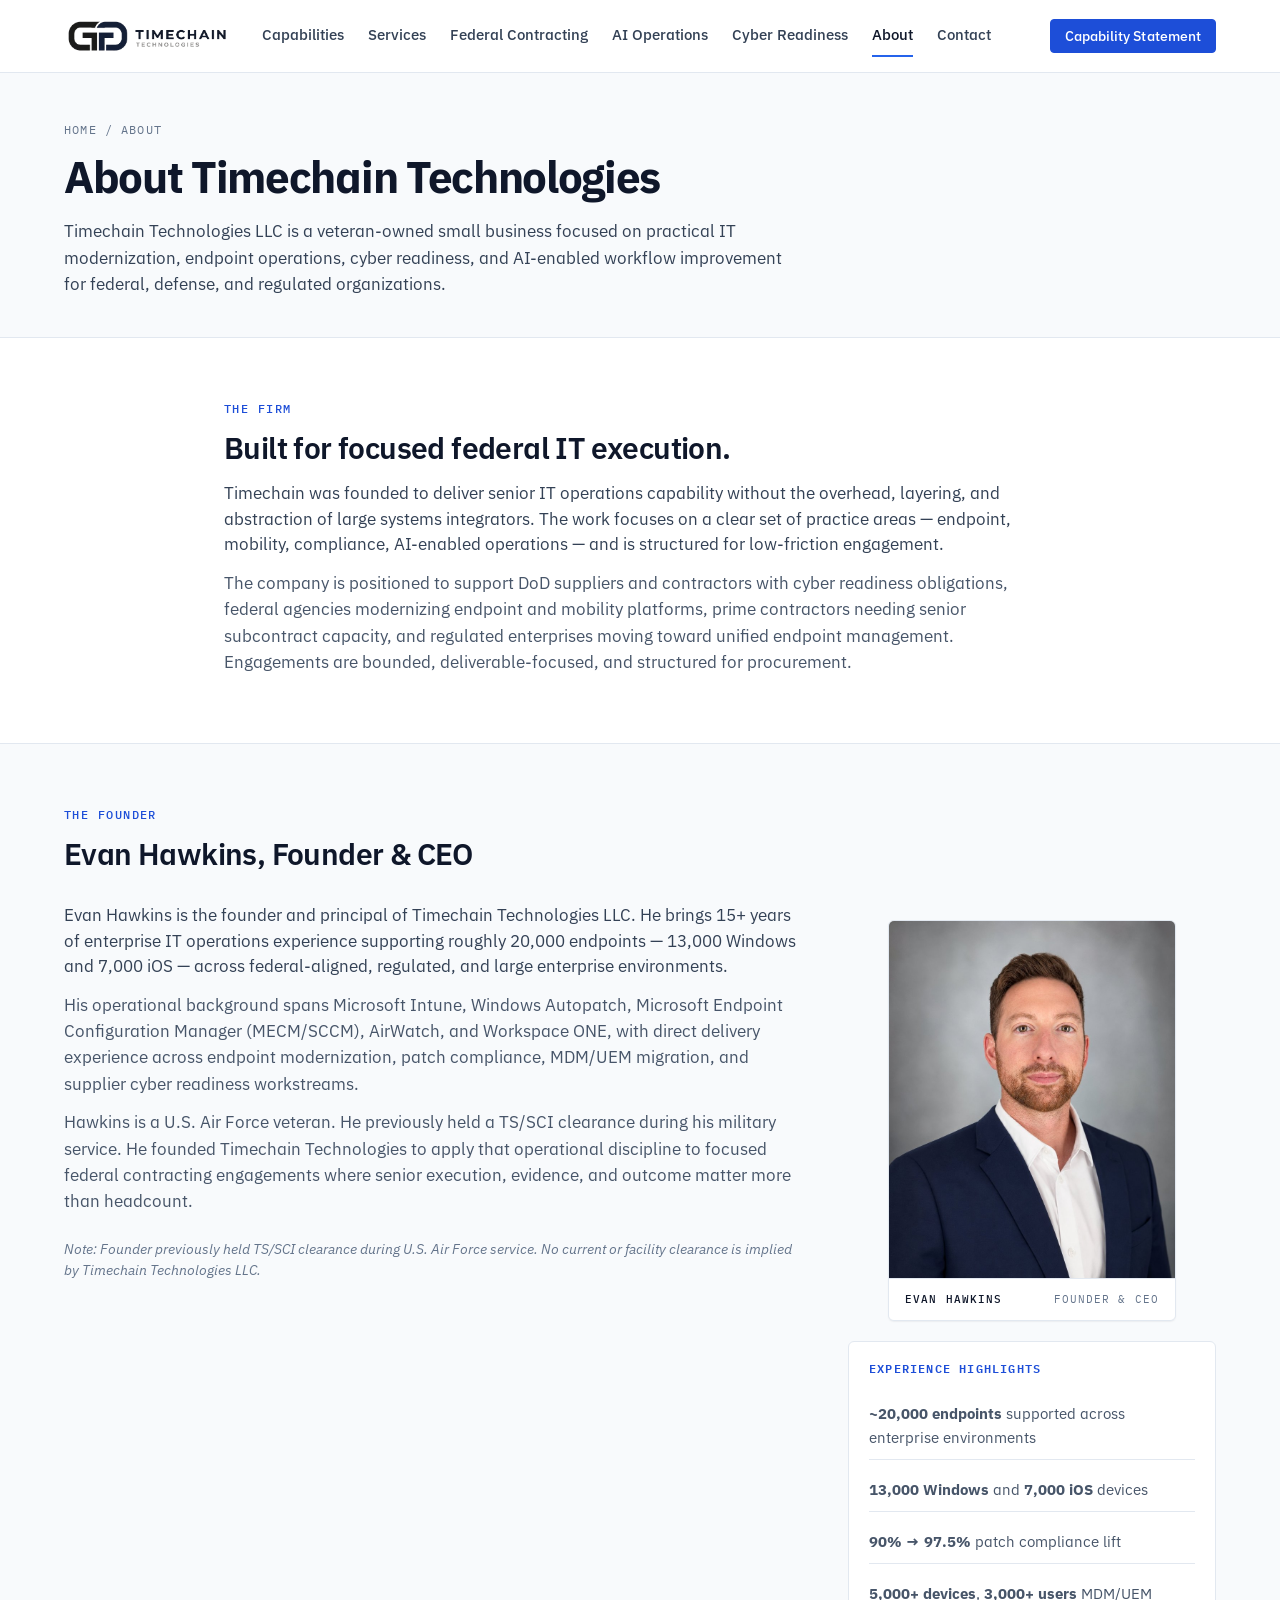
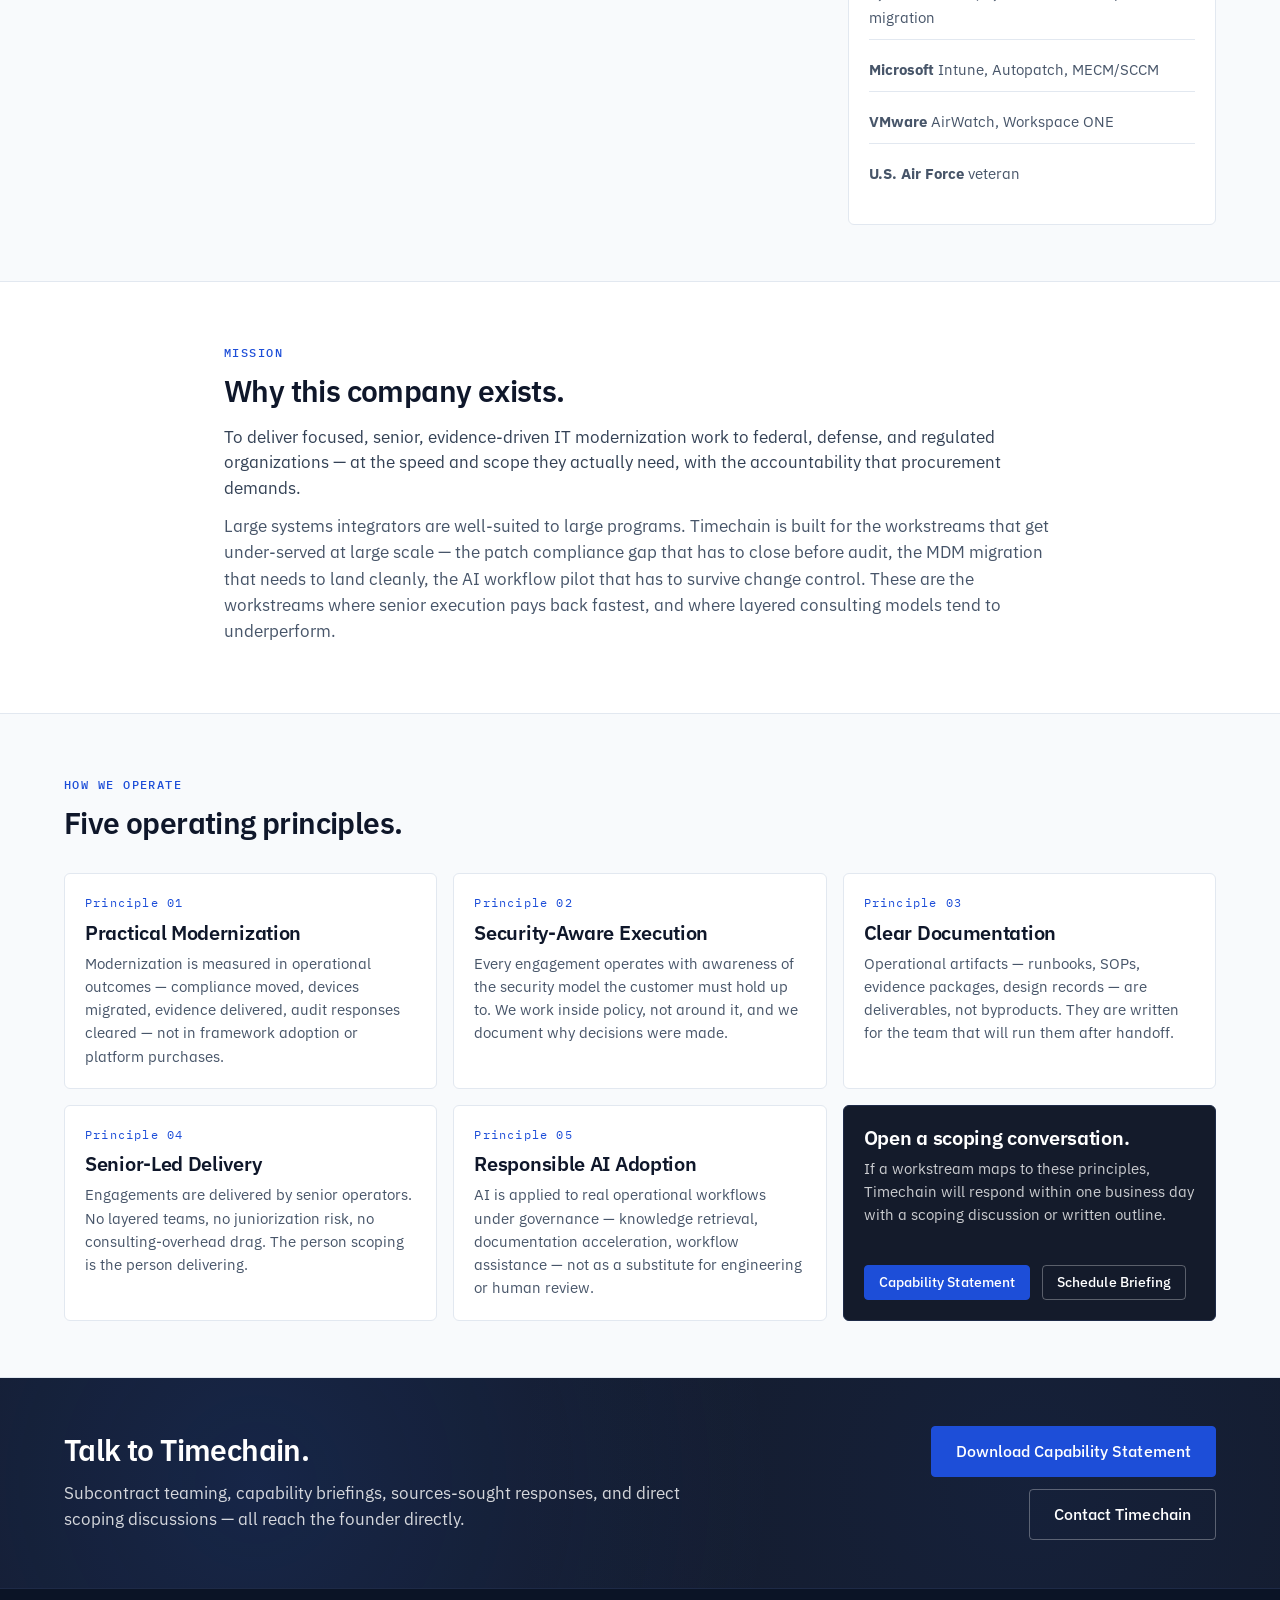
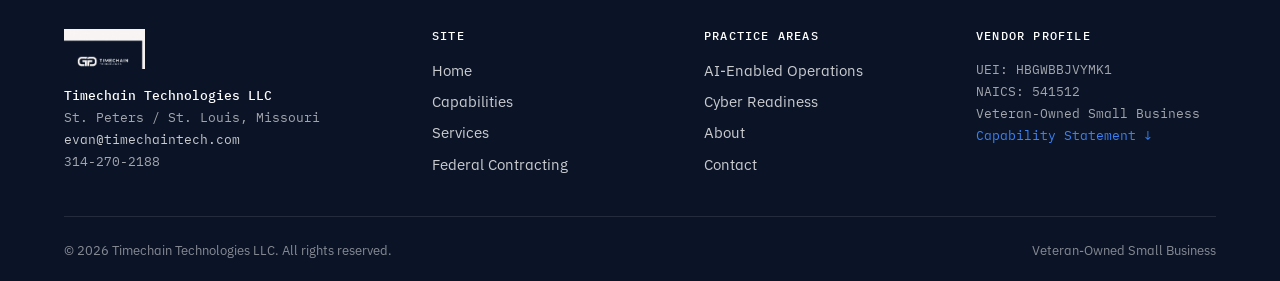
<file: about.html>
<!doctype html>
<html lang="en">
<head>
  <meta charset="utf-8">
  <meta name="viewport" content="width=device-width, initial-scale=1">
  <title>About · Timechain Technologies</title>
  <meta name="description" content="Timechain Technologies LLC is a veteran-owned IT modernization firm founded by Evan Hawkins, a U.S. Air Force veteran with 15+ years of enterprise IT operations experience.">
  <meta name="theme-color" content="#141B2B">
  <link rel="icon" type="image/png" href="assets/img/logo-icon.png">
  <link rel="preconnect" href="https://fonts.googleapis.com">
  <link rel="preconnect" href="https://fonts.gstatic.com" crossorigin>
  <link href="https://fonts.googleapis.com/css2?family=IBM+Plex+Mono:wght@400;500&family=IBM+Plex+Sans:wght@400;500;600;700&display=swap" rel="stylesheet">
  <link rel="stylesheet" href="assets/css/site.css">
</head>
<body>

<header class="topbar">
  <div class="container topbar__inner">
    <a href="index.html" class="topbar__brand" aria-label="Timechain Technologies — Home"><img src="assets/img/logo-horizontal.png" alt="Timechain Technologies"></a>
    <nav class="topbar__nav" aria-label="Primary">
      <a href="capabilities.html">Capabilities</a>
      <a href="services.html">Services</a>
      <a href="federal-contracting.html">Federal Contracting</a>
      <a href="ai-operations.html">AI Operations</a>
      <a href="cmmc-cyber-readiness.html">Cyber Readiness</a>
      <a href="about.html">About</a>
      <a href="contact.html">Contact</a>
    </nav>
    <div class="topbar__cta"><a href="assets/pdf/timechain-capability-statement.pdf" class="btn btn--primary btn--sm" download>Capability Statement</a></div>
    <button class="topbar__burger" aria-label="Toggle navigation" aria-expanded="false">☰ Menu</button>
  </div>
</header>

<section class="pagehead">
  <div class="container">
    <div class="pagehead__breadcrumb"><a href="index.html">Home</a><span>/</span>About</div>
    <h1>About Timechain Technologies</h1>
    <p>Timechain Technologies LLC is a veteran-owned small business focused on practical IT modernization, endpoint operations, cyber readiness, and AI-enabled workflow improvement for federal, defense, and regulated organizations.</p>
  </div>
</section>

<section class="section">
  <div class="container container--narrow">
    <span class="eyebrow">The firm</span>
    <h2>Built for focused federal IT execution.</h2>
    <p class="lead">Timechain was founded to deliver senior IT operations capability without the overhead, layering, and abstraction of large systems integrators. The work focuses on a clear set of practice areas — endpoint, mobility, compliance, AI-enabled operations — and is structured for low-friction engagement.</p>
    <p>The company is positioned to support DoD suppliers and contractors with cyber readiness obligations, federal agencies modernizing endpoint and mobility platforms, prime contractors needing senior subcontract capacity, and regulated enterprises moving toward unified endpoint management. Engagements are bounded, deliverable-focused, and structured for procurement.</p>
  </div>
</section>

<section class="section section--subtle">
  <div class="container">
    <div class="section-head">
      <span class="eyebrow">The founder</span>
      <h2>Evan Hawkins, Founder &amp; CEO</h2>
    </div>
    <div style="display: grid; grid-template-columns: 2fr 1fr; gap: var(--sp-12); align-items: start;" class="founder-grid">
      <div>
        <p class="lead">Evan Hawkins is the founder and principal of Timechain Technologies LLC. He brings 15+ years of enterprise IT operations experience supporting roughly 20,000 endpoints — 13,000 Windows and 7,000 iOS — across federal-aligned, regulated, and large enterprise environments.</p>
        <p>His operational background spans Microsoft Intune, Windows Autopatch, Microsoft Endpoint Configuration Manager (MECM/SCCM), AirWatch, and Workspace ONE, with direct delivery experience across endpoint modernization, patch compliance, MDM/UEM migration, and supplier cyber readiness workstreams.</p>
        <p>Hawkins is a U.S. Air Force veteran. He previously held a TS/SCI clearance during his military service. He founded Timechain Technologies to apply that operational discipline to focused federal contracting engagements where senior execution, evidence, and outcome matter more than headcount.</p>
        <p style="font-size: 0.875rem; color: var(--steel-500); margin-top: var(--sp-6);"><em>Note: Founder previously held TS/SCI clearance during U.S. Air Force service. No current or facility clearance is implied by Timechain Technologies LLC.</em></p>
      </div>
      <div>
        <figure class="founder-portrait">
          <img src="assets/img/evan-hawkins.jpg" alt="Evan Hawkins, Founder and CEO of Timechain Technologies" width="800" height="999" loading="lazy">
          <figcaption class="founder-portrait__caption">
            <strong>Evan Hawkins</strong>
            <span>Founder &amp; CEO</span>
          </figcaption>
        </figure>
        <div class="card">
          <h4 style="margin-bottom: var(--sp-4); font-family: var(--ff-mono); font-size: 0.75rem; letter-spacing: 0.1em; text-transform: uppercase; color: var(--accent-600);">Experience Highlights</h4>
          <ul style="list-style: none; padding: 0; margin: 0;">
            <li style="padding: 0.625rem 0; border-bottom: 1px solid var(--border); font-size: 0.9375rem;"><strong>~20,000 endpoints</strong> supported across enterprise environments</li>
            <li style="padding: 0.625rem 0; border-bottom: 1px solid var(--border); font-size: 0.9375rem;"><strong>13,000 Windows</strong> and <strong>7,000 iOS</strong> devices</li>
            <li style="padding: 0.625rem 0; border-bottom: 1px solid var(--border); font-size: 0.9375rem;"><strong>90% → 97.5%</strong> patch compliance lift</li>
            <li style="padding: 0.625rem 0; border-bottom: 1px solid var(--border); font-size: 0.9375rem;"><strong>5,000+ devices</strong>, <strong>3,000+ users</strong> MDM/UEM migration</li>
            <li style="padding: 0.625rem 0; border-bottom: 1px solid var(--border); font-size: 0.9375rem;"><strong>Microsoft</strong> Intune, Autopatch, MECM/SCCM</li>
            <li style="padding: 0.625rem 0; border-bottom: 1px solid var(--border); font-size: 0.9375rem;"><strong>VMware</strong> AirWatch, Workspace ONE</li>
            <li style="padding: 0.625rem 0; font-size: 0.9375rem;"><strong>U.S. Air Force</strong> veteran</li>
          </ul>
        </div>
      </div>
    </div>
  </div>
</section>

<style>@media (max-width: 800px) { .founder-grid { grid-template-columns: 1fr !important; } }</style>

<section class="section">
  <div class="container container--narrow">
    <span class="eyebrow">Mission</span>
    <h2>Why this company exists.</h2>
    <p class="lead">To deliver focused, senior, evidence-driven IT modernization work to federal, defense, and regulated organizations — at the speed and scope they actually need, with the accountability that procurement demands.</p>
    <p>Large systems integrators are well-suited to large programs. Timechain is built for the workstreams that get under-served at large scale — the patch compliance gap that has to close before audit, the MDM migration that needs to land cleanly, the AI workflow pilot that has to survive change control. These are the workstreams where senior execution pays back fastest, and where layered consulting models tend to underperform.</p>
  </div>
</section>

<section class="section section--subtle">
  <div class="container">
    <div class="section-head">
      <span class="eyebrow">How we operate</span>
      <h2>Five operating principles.</h2>
    </div>
    <div class="cards cards--3">
      <div class="card">
        <div class="card__num">Principle 01</div>
        <h3>Practical Modernization</h3>
        <p>Modernization is measured in operational outcomes — compliance moved, devices migrated, evidence delivered, audit responses cleared — not in framework adoption or platform purchases.</p>
      </div>
      <div class="card">
        <div class="card__num">Principle 02</div>
        <h3>Security-Aware Execution</h3>
        <p>Every engagement operates with awareness of the security model the customer must hold up to. We work inside policy, not around it, and we document why decisions were made.</p>
      </div>
      <div class="card">
        <div class="card__num">Principle 03</div>
        <h3>Clear Documentation</h3>
        <p>Operational artifacts — runbooks, SOPs, evidence packages, design records — are deliverables, not byproducts. They are written for the team that will run them after handoff.</p>
      </div>
      <div class="card">
        <div class="card__num">Principle 04</div>
        <h3>Senior-Led Delivery</h3>
        <p>Engagements are delivered by senior operators. No layered teams, no juniorization risk, no consulting-overhead drag. The person scoping is the person delivering.</p>
      </div>
      <div class="card">
        <div class="card__num">Principle 05</div>
        <h3>Responsible AI Adoption</h3>
        <p>AI is applied to real operational workflows under governance — knowledge retrieval, documentation acceleration, workflow assistance — not as a substitute for engineering or human review.</p>
      </div>
      <div class="card card--inverse" style="display: flex; flex-direction: column; justify-content: space-between;">
        <div>
          <h3>Open a scoping conversation.</h3>
          <p>If a workstream maps to these principles, Timechain will respond within one business day with a scoping discussion or written outline.</p>
        </div>
        <div style="margin-top: var(--sp-5); display: flex; gap: var(--sp-3); flex-wrap: wrap;">
          <a href="assets/pdf/timechain-capability-statement.pdf" class="btn btn--primary btn--sm" download>Capability Statement</a>
          <a href="contact.html" class="btn btn--on-dark btn--sm">Schedule Briefing</a>
        </div>
      </div>
    </div>
  </div>
</section>

<section class="cta-banner">
  <div class="container cta-banner__inner">
    <div>
      <h2>Talk to Timechain.</h2>
      <p>Subcontract teaming, capability briefings, sources-sought responses, and direct scoping discussions — all reach the founder directly.</p>
    </div>
    <div class="cta-banner__actions">
      <a href="assets/pdf/timechain-capability-statement.pdf" class="btn btn--primary btn--lg" download>Download Capability Statement</a>
      <a href="contact.html" class="btn btn--on-dark btn--lg">Contact Timechain</a>
    </div>
  </div>
</section>

<footer class="footer">
  <div class="container">
    <div class="footer__grid">
      <div>
        <img src="assets/img/logo-horizontal-light.png" alt="Timechain Technologies">
        <div class="footer__meta">
          <strong>Timechain Technologies LLC</strong><br>
          St. Peters / St. Louis, Missouri<br>
          <a href="mailto:evan@timechaintech.com">evan@timechaintech.com</a><br>
          314-270-2188
        </div>
      </div>
      <div><h4>Site</h4><ul>
        <li><a href="index.html">Home</a></li>
        <li><a href="capabilities.html">Capabilities</a></li>
        <li><a href="services.html">Services</a></li>
        <li><a href="federal-contracting.html">Federal Contracting</a></li>
      </ul></div>
      <div><h4>Practice areas</h4><ul>
        <li><a href="ai-operations.html">AI-Enabled Operations</a></li>
        <li><a href="cmmc-cyber-readiness.html">Cyber Readiness</a></li>
        <li><a href="about.html">About</a></li>
        <li><a href="contact.html">Contact</a></li>
      </ul></div>
      <div><h4>Vendor profile</h4><div class="footer__meta">
        UEI: HBGWBBJVYMK1<br>NAICS: 541512<br>Veteran-Owned Small Business<br>        <a href="assets/pdf/timechain-capability-statement.pdf" download style="color: var(--accent-400);">Capability Statement ↓</a>
      </div></div>
    </div>
    <div class="footer__bar"><div>© 2026 Timechain Technologies LLC. All rights reserved.</div><div>Veteran-Owned Small Business</div></div>
  </div>
</footer>

<script src="assets/js/site.js"></script>
</body>
</html>
</file>
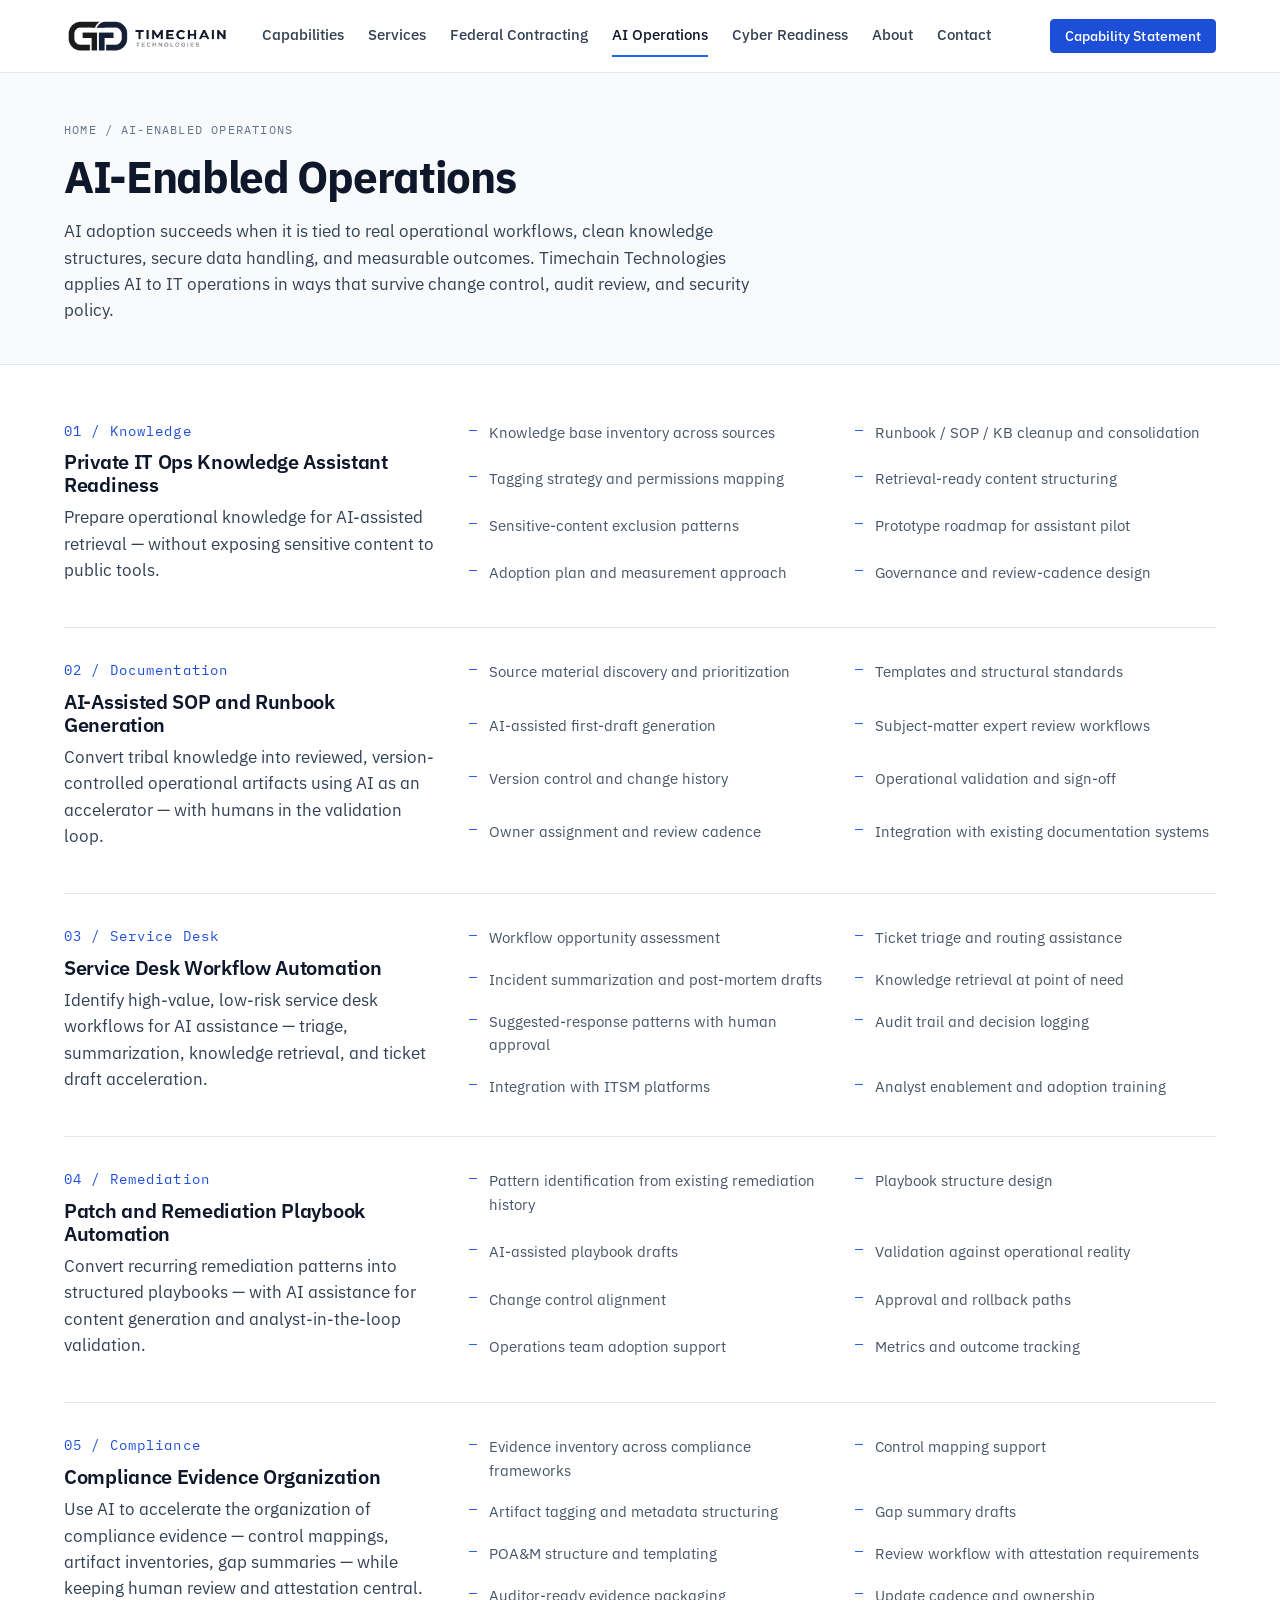
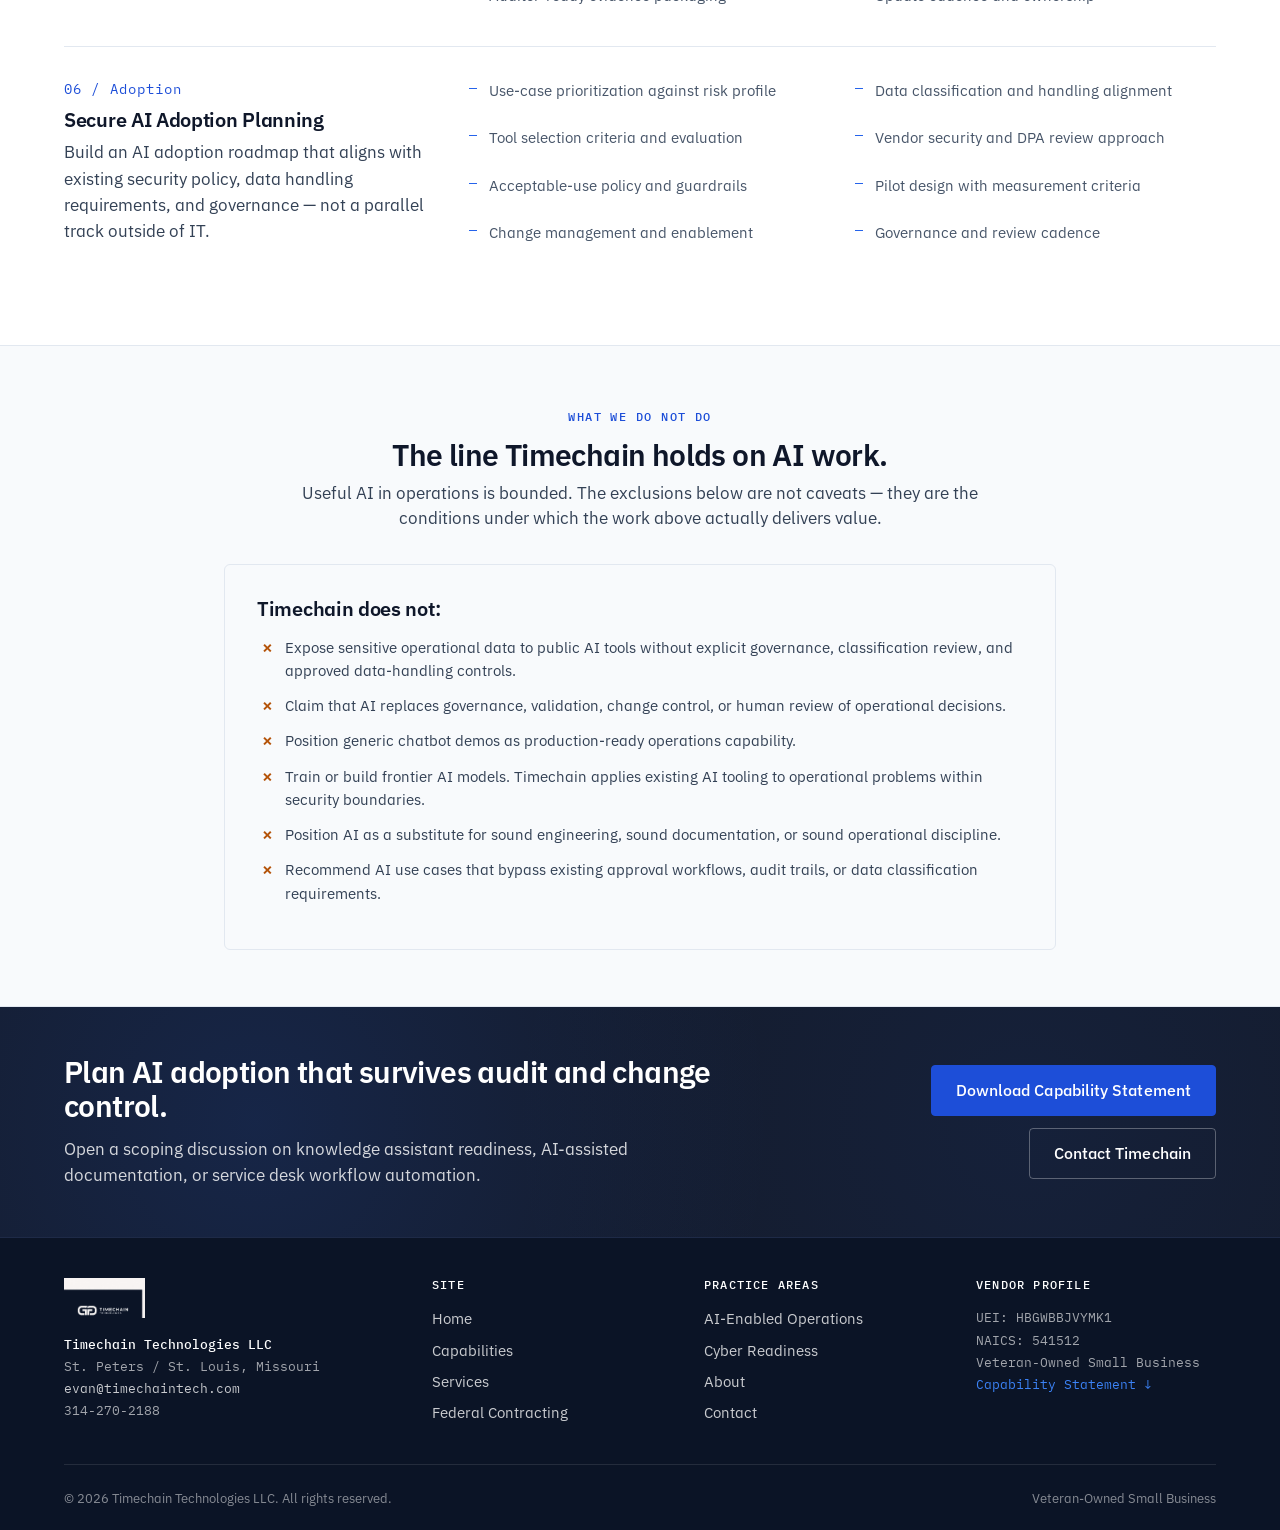
<file: ai-operations.html>
<!doctype html>
<html lang="en">
<head>
  <meta charset="utf-8">
  <meta name="viewport" content="width=device-width, initial-scale=1">
  <title>AI-Enabled Operations · Timechain Technologies</title>
  <meta name="description" content="Practical AI for IT operations: private knowledge assistant readiness, SOP and runbook automation, service desk workflow acceleration, and secure adoption planning.">
  <meta name="theme-color" content="#141B2B">
  <link rel="icon" type="image/png" href="assets/img/logo-icon.png">
  <link rel="preconnect" href="https://fonts.googleapis.com">
  <link rel="preconnect" href="https://fonts.gstatic.com" crossorigin>
  <link href="https://fonts.googleapis.com/css2?family=IBM+Plex+Mono:wght@400;500&family=IBM+Plex+Sans:wght@400;500;600;700&display=swap" rel="stylesheet">
  <link rel="stylesheet" href="assets/css/site.css">
</head>
<body>

<header class="topbar">
  <div class="container topbar__inner">
    <a href="index.html" class="topbar__brand" aria-label="Timechain Technologies — Home"><img src="assets/img/logo-horizontal.png" alt="Timechain Technologies"></a>
    <nav class="topbar__nav" aria-label="Primary">
      <a href="capabilities.html">Capabilities</a>
      <a href="services.html">Services</a>
      <a href="federal-contracting.html">Federal Contracting</a>
      <a href="ai-operations.html">AI Operations</a>
      <a href="cmmc-cyber-readiness.html">Cyber Readiness</a>
      <a href="about.html">About</a>
      <a href="contact.html">Contact</a>
    </nav>
    <div class="topbar__cta"><a href="assets/pdf/timechain-capability-statement.pdf" class="btn btn--primary btn--sm" download>Capability Statement</a></div>
    <button class="topbar__burger" aria-label="Toggle navigation" aria-expanded="false">☰ Menu</button>
  </div>
</header>

<section class="pagehead">
  <div class="container">
    <div class="pagehead__breadcrumb"><a href="index.html">Home</a><span>/</span>AI-Enabled Operations</div>
    <h1>AI-Enabled Operations</h1>
    <p>AI adoption succeeds when it is tied to real operational workflows, clean knowledge structures, secure data handling, and measurable outcomes. Timechain Technologies applies AI to IT operations in ways that survive change control, audit review, and security policy.</p>
  </div>
</section>

<section class="section">
  <div class="container">
    <div class="cap-detail" style="padding-top: 0;">
      <div class="cap-detail__grid">
        <div>
          <div class="cap-detail__num">01 / Knowledge</div>
          <h3>Private IT Ops Knowledge Assistant Readiness</h3>
          <p class="cap-detail__lead">Prepare operational knowledge for AI-assisted retrieval — without exposing sensitive content to public tools.</p>
        </div>
        <ul class="cap-detail__list">
          <li>Knowledge base inventory across sources</li>
          <li>Runbook / SOP / KB cleanup and consolidation</li>
          <li>Tagging strategy and permissions mapping</li>
          <li>Retrieval-ready content structuring</li>
          <li>Sensitive-content exclusion patterns</li>
          <li>Prototype roadmap for assistant pilot</li>
          <li>Adoption plan and measurement approach</li>
          <li>Governance and review-cadence design</li>
        </ul>
      </div>
    </div>

    <div class="cap-detail">
      <div class="cap-detail__grid">
        <div>
          <div class="cap-detail__num">02 / Documentation</div>
          <h3>AI-Assisted SOP and Runbook Generation</h3>
          <p class="cap-detail__lead">Convert tribal knowledge into reviewed, version-controlled operational artifacts using AI as an accelerator — with humans in the validation loop.</p>
        </div>
        <ul class="cap-detail__list">
          <li>Source material discovery and prioritization</li>
          <li>Templates and structural standards</li>
          <li>AI-assisted first-draft generation</li>
          <li>Subject-matter expert review workflows</li>
          <li>Version control and change history</li>
          <li>Operational validation and sign-off</li>
          <li>Owner assignment and review cadence</li>
          <li>Integration with existing documentation systems</li>
        </ul>
      </div>
    </div>

    <div class="cap-detail">
      <div class="cap-detail__grid">
        <div>
          <div class="cap-detail__num">03 / Service Desk</div>
          <h3>Service Desk Workflow Automation</h3>
          <p class="cap-detail__lead">Identify high-value, low-risk service desk workflows for AI assistance — triage, summarization, knowledge retrieval, and ticket draft acceleration.</p>
        </div>
        <ul class="cap-detail__list">
          <li>Workflow opportunity assessment</li>
          <li>Ticket triage and routing assistance</li>
          <li>Incident summarization and post-mortem drafts</li>
          <li>Knowledge retrieval at point of need</li>
          <li>Suggested-response patterns with human approval</li>
          <li>Audit trail and decision logging</li>
          <li>Integration with ITSM platforms</li>
          <li>Analyst enablement and adoption training</li>
        </ul>
      </div>
    </div>

    <div class="cap-detail">
      <div class="cap-detail__grid">
        <div>
          <div class="cap-detail__num">04 / Remediation</div>
          <h3>Patch and Remediation Playbook Automation</h3>
          <p class="cap-detail__lead">Convert recurring remediation patterns into structured playbooks — with AI assistance for content generation and analyst-in-the-loop validation.</p>
        </div>
        <ul class="cap-detail__list">
          <li>Pattern identification from existing remediation history</li>
          <li>Playbook structure design</li>
          <li>AI-assisted playbook drafts</li>
          <li>Validation against operational reality</li>
          <li>Change control alignment</li>
          <li>Approval and rollback paths</li>
          <li>Operations team adoption support</li>
          <li>Metrics and outcome tracking</li>
        </ul>
      </div>
    </div>

    <div class="cap-detail">
      <div class="cap-detail__grid">
        <div>
          <div class="cap-detail__num">05 / Compliance</div>
          <h3>Compliance Evidence Organization</h3>
          <p class="cap-detail__lead">Use AI to accelerate the organization of compliance evidence — control mappings, artifact inventories, gap summaries — while keeping human review and attestation central.</p>
        </div>
        <ul class="cap-detail__list">
          <li>Evidence inventory across compliance frameworks</li>
          <li>Control mapping support</li>
          <li>Artifact tagging and metadata structuring</li>
          <li>Gap summary drafts</li>
          <li>POA&amp;M structure and templating</li>
          <li>Review workflow with attestation requirements</li>
          <li>Auditor-ready evidence packaging</li>
          <li>Update cadence and ownership</li>
        </ul>
      </div>
    </div>

    <div class="cap-detail">
      <div class="cap-detail__grid">
        <div>
          <div class="cap-detail__num">06 / Adoption</div>
          <h3>Secure AI Adoption Planning</h3>
          <p class="cap-detail__lead">Build an AI adoption roadmap that aligns with existing security policy, data handling requirements, and governance — not a parallel track outside of IT.</p>
        </div>
        <ul class="cap-detail__list">
          <li>Use-case prioritization against risk profile</li>
          <li>Data classification and handling alignment</li>
          <li>Tool selection criteria and evaluation</li>
          <li>Vendor security and DPA review approach</li>
          <li>Acceptable-use policy and guardrails</li>
          <li>Pilot design with measurement criteria</li>
          <li>Change management and enablement</li>
          <li>Governance and review cadence</li>
        </ul>
      </div>
    </div>
  </div>
</section>

<section class="section section--subtle">
  <div class="container container--narrow">
    <div class="section-head section-head--centered">
      <span class="eyebrow">What we do not do</span>
      <h2>The line Timechain holds on AI work.</h2>
      <p class="lead">Useful AI in operations is bounded. The exclusions below are not caveats — they are the conditions under which the work above actually delivers value.</p>
    </div>
    <div class="exclusions">
      <h3>Timechain does not:</h3>
      <ul>
        <li>Expose sensitive operational data to public AI tools without explicit governance, classification review, and approved data-handling controls.</li>
        <li>Claim that AI replaces governance, validation, change control, or human review of operational decisions.</li>
        <li>Position generic chatbot demos as production-ready operations capability.</li>
        <li>Train or build frontier AI models. Timechain applies existing AI tooling to operational problems within security boundaries.</li>
        <li>Position AI as a substitute for sound engineering, sound documentation, or sound operational discipline.</li>
        <li>Recommend AI use cases that bypass existing approval workflows, audit trails, or data classification requirements.</li>
      </ul>
    </div>
  </div>
</section>

<section class="cta-banner">
  <div class="container cta-banner__inner">
    <div>
      <h2>Plan AI adoption that survives audit and change control.</h2>
      <p>Open a scoping discussion on knowledge assistant readiness, AI-assisted documentation, or service desk workflow automation.</p>
    </div>
    <div class="cta-banner__actions">
      <a href="assets/pdf/timechain-capability-statement.pdf" class="btn btn--primary btn--lg" download>Download Capability Statement</a>
      <a href="contact.html?inquiry=ai-operations" class="btn btn--on-dark btn--lg">Contact Timechain</a>
    </div>
  </div>
</section>

<footer class="footer">
  <div class="container">
    <div class="footer__grid">
      <div>
        <img src="assets/img/logo-horizontal-light.png" alt="Timechain Technologies">
        <div class="footer__meta">
          <strong>Timechain Technologies LLC</strong><br>
          St. Peters / St. Louis, Missouri<br>
          <a href="mailto:evan@timechaintech.com">evan@timechaintech.com</a><br>
          314-270-2188
        </div>
      </div>
      <div><h4>Site</h4><ul>
        <li><a href="index.html">Home</a></li>
        <li><a href="capabilities.html">Capabilities</a></li>
        <li><a href="services.html">Services</a></li>
        <li><a href="federal-contracting.html">Federal Contracting</a></li>
      </ul></div>
      <div><h4>Practice areas</h4><ul>
        <li><a href="ai-operations.html">AI-Enabled Operations</a></li>
        <li><a href="cmmc-cyber-readiness.html">Cyber Readiness</a></li>
        <li><a href="about.html">About</a></li>
        <li><a href="contact.html">Contact</a></li>
      </ul></div>
      <div><h4>Vendor profile</h4><div class="footer__meta">
        UEI: HBGWBBJVYMK1<br>NAICS: 541512<br>Veteran-Owned Small Business<br>        <a href="assets/pdf/timechain-capability-statement.pdf" download style="color: var(--accent-400);">Capability Statement ↓</a>
      </div></div>
    </div>
    <div class="footer__bar"><div>© 2026 Timechain Technologies LLC. All rights reserved.</div><div>Veteran-Owned Small Business</div></div>
  </div>
</footer>

<script src="assets/js/site.js"></script>
</body>
</html>
</file>
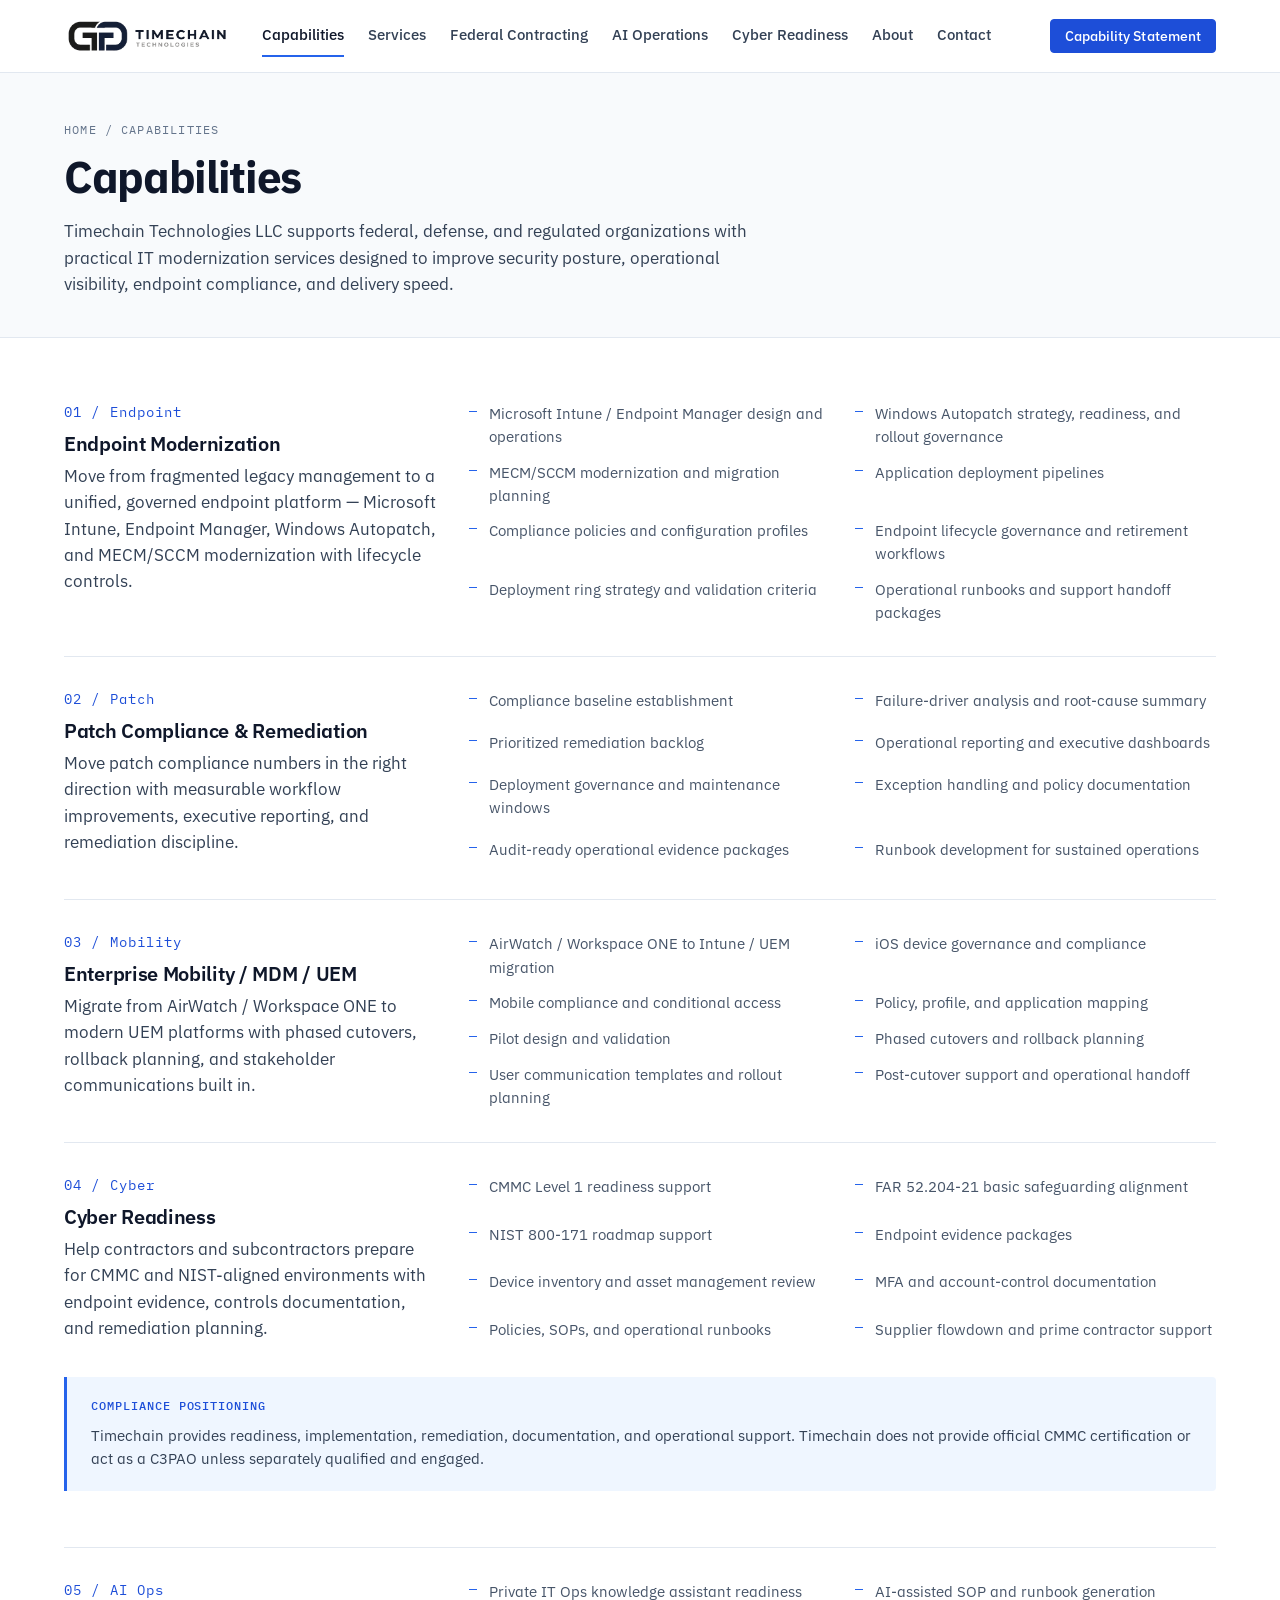
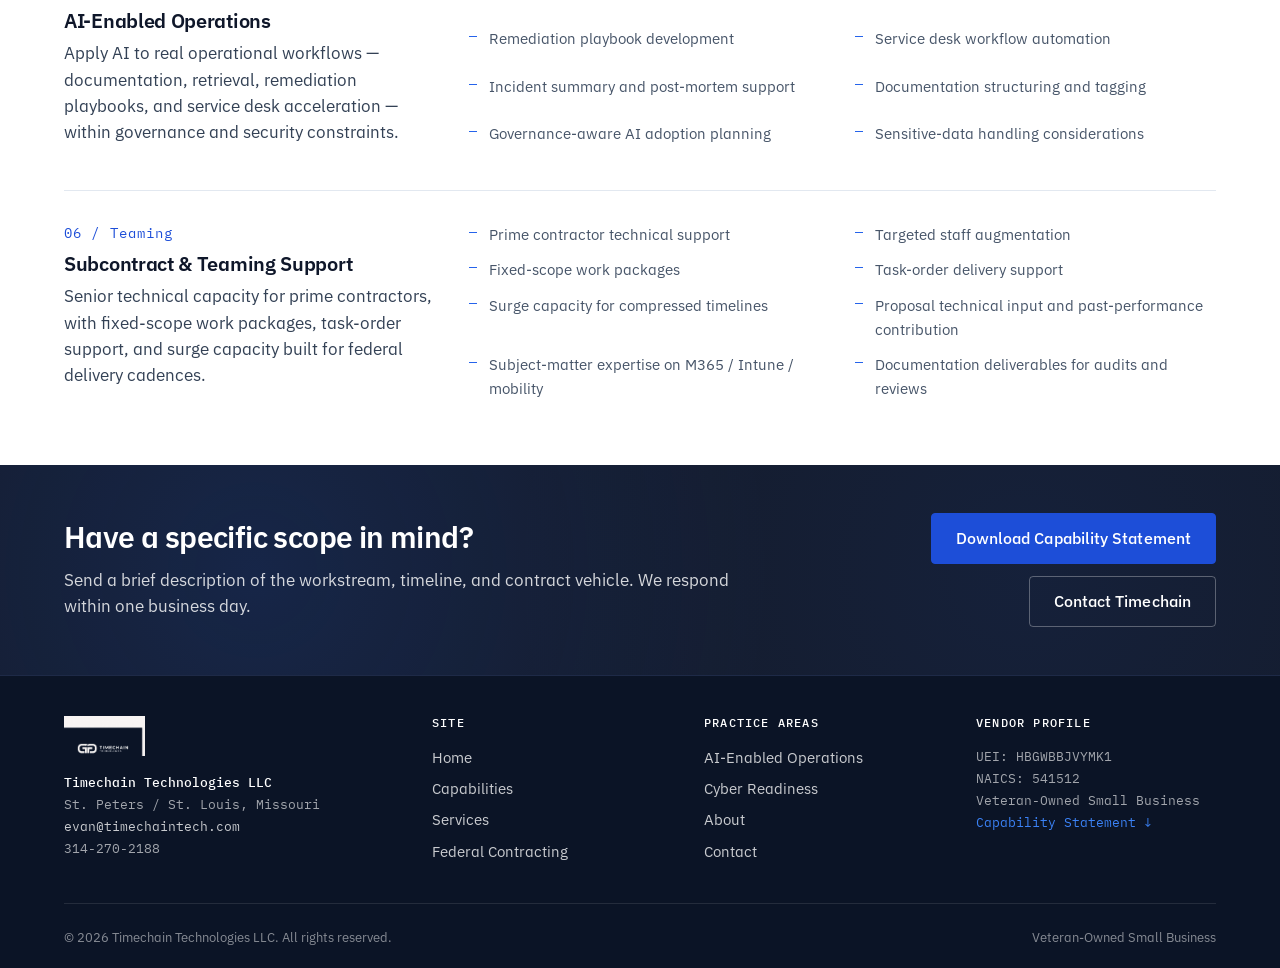
<file: capabilities.html>
<!doctype html>
<html lang="en">
<head>
  <meta charset="utf-8">
  <meta name="viewport" content="width=device-width, initial-scale=1">
  <title>Capabilities · Timechain Technologies</title>
  <meta name="description" content="Endpoint modernization, patch compliance, enterprise mobility, cyber readiness, AI-enabled operations, and subcontract teaming support for federal, defense, and regulated organizations.">
  <meta name="theme-color" content="#141B2B">
  <link rel="icon" type="image/png" href="assets/img/logo-icon.png">
  <link rel="preconnect" href="https://fonts.googleapis.com">
  <link rel="preconnect" href="https://fonts.gstatic.com" crossorigin>
  <link href="https://fonts.googleapis.com/css2?family=IBM+Plex+Mono:wght@400;500&family=IBM+Plex+Sans:wght@400;500;600;700&display=swap" rel="stylesheet">
  <link rel="stylesheet" href="assets/css/site.css">
</head>
<body>

<header class="topbar">
  <div class="container topbar__inner">
    <a href="index.html" class="topbar__brand" aria-label="Timechain Technologies — Home"><img src="assets/img/logo-horizontal.png" alt="Timechain Technologies"></a>
    <nav class="topbar__nav" aria-label="Primary">
      <a href="capabilities.html">Capabilities</a>
      <a href="services.html">Services</a>
      <a href="federal-contracting.html">Federal Contracting</a>
      <a href="ai-operations.html">AI Operations</a>
      <a href="cmmc-cyber-readiness.html">Cyber Readiness</a>
      <a href="about.html">About</a>
      <a href="contact.html">Contact</a>
    </nav>
    <div class="topbar__cta"><a href="assets/pdf/timechain-capability-statement.pdf" class="btn btn--primary btn--sm" download>Capability Statement</a></div>
    <button class="topbar__burger" aria-label="Toggle navigation" aria-expanded="false">☰ Menu</button>
  </div>
</header>

<section class="pagehead">
  <div class="container">
    <div class="pagehead__breadcrumb"><a href="index.html">Home</a><span>/</span>Capabilities</div>
    <h1>Capabilities</h1>
    <p>Timechain Technologies LLC supports federal, defense, and regulated organizations with practical IT modernization services designed to improve security posture, operational visibility, endpoint compliance, and delivery speed.</p>
  </div>
</section>

<section class="section section--no-divider" style="padding-top: 2rem; padding-bottom: 2rem;">
  <div class="container">
    <div class="cap-detail" id="endpoint">
      <div class="cap-detail__grid">
        <div>
          <div class="cap-detail__num">01 / Endpoint</div>
          <h3>Endpoint Modernization</h3>
          <p class="cap-detail__lead">Move from fragmented legacy management to a unified, governed endpoint platform — Microsoft Intune, Endpoint Manager, Windows Autopatch, and MECM/SCCM modernization with lifecycle controls.</p>
        </div>
        <ul class="cap-detail__list">
          <li>Microsoft Intune / Endpoint Manager design and operations</li>
          <li>Windows Autopatch strategy, readiness, and rollout governance</li>
          <li>MECM/SCCM modernization and migration planning</li>
          <li>Application deployment pipelines</li>
          <li>Compliance policies and configuration profiles</li>
          <li>Endpoint lifecycle governance and retirement workflows</li>
          <li>Deployment ring strategy and validation criteria</li>
          <li>Operational runbooks and support handoff packages</li>
        </ul>
      </div>
    </div>

    <div class="cap-detail" id="patch">
      <div class="cap-detail__grid">
        <div>
          <div class="cap-detail__num">02 / Patch</div>
          <h3>Patch Compliance &amp; Remediation</h3>
          <p class="cap-detail__lead">Move patch compliance numbers in the right direction with measurable workflow improvements, executive reporting, and remediation discipline.</p>
        </div>
        <ul class="cap-detail__list">
          <li>Compliance baseline establishment</li>
          <li>Failure-driver analysis and root-cause summary</li>
          <li>Prioritized remediation backlog</li>
          <li>Operational reporting and executive dashboards</li>
          <li>Deployment governance and maintenance windows</li>
          <li>Exception handling and policy documentation</li>
          <li>Audit-ready operational evidence packages</li>
          <li>Runbook development for sustained operations</li>
        </ul>
      </div>
    </div>

    <div class="cap-detail" id="mobility">
      <div class="cap-detail__grid">
        <div>
          <div class="cap-detail__num">03 / Mobility</div>
          <h3>Enterprise Mobility / MDM / UEM</h3>
          <p class="cap-detail__lead">Migrate from AirWatch / Workspace ONE to modern UEM platforms with phased cutovers, rollback planning, and stakeholder communications built in.</p>
        </div>
        <ul class="cap-detail__list">
          <li>AirWatch / Workspace ONE to Intune / UEM migration</li>
          <li>iOS device governance and compliance</li>
          <li>Mobile compliance and conditional access</li>
          <li>Policy, profile, and application mapping</li>
          <li>Pilot design and validation</li>
          <li>Phased cutovers and rollback planning</li>
          <li>User communication templates and rollout planning</li>
          <li>Post-cutover support and operational handoff</li>
        </ul>
      </div>
    </div>

    <div class="cap-detail" id="cyber">
      <div class="cap-detail__grid">
        <div>
          <div class="cap-detail__num">04 / Cyber</div>
          <h3>Cyber Readiness</h3>
          <p class="cap-detail__lead">Help contractors and subcontractors prepare for CMMC and NIST-aligned environments with endpoint evidence, controls documentation, and remediation planning.</p>
        </div>
        <ul class="cap-detail__list">
          <li>CMMC Level 1 readiness support</li>
          <li>FAR 52.204-21 basic safeguarding alignment</li>
          <li>NIST 800-171 roadmap support</li>
          <li>Endpoint evidence packages</li>
          <li>Device inventory and asset management review</li>
          <li>MFA and account-control documentation</li>
          <li>Policies, SOPs, and operational runbooks</li>
          <li>Supplier flowdown and prime contractor support</li>
        </ul>
      </div>
      <div class="note" style="margin-top: var(--sp-6);">
        <div class="note__label">Compliance positioning</div>
        <p>Timechain provides readiness, implementation, remediation, documentation, and operational support. Timechain does not provide official CMMC certification or act as a C3PAO unless separately qualified and engaged.</p>
      </div>
    </div>

    <div class="cap-detail" id="ai-ops">
      <div class="cap-detail__grid">
        <div>
          <div class="cap-detail__num">05 / AI Ops</div>
          <h3>AI-Enabled Operations</h3>
          <p class="cap-detail__lead">Apply AI to real operational workflows — documentation, retrieval, remediation playbooks, and service desk acceleration — within governance and security constraints.</p>
        </div>
        <ul class="cap-detail__list">
          <li>Private IT Ops knowledge assistant readiness</li>
          <li>AI-assisted SOP and runbook generation</li>
          <li>Remediation playbook development</li>
          <li>Service desk workflow automation</li>
          <li>Incident summary and post-mortem support</li>
          <li>Documentation structuring and tagging</li>
          <li>Governance-aware AI adoption planning</li>
          <li>Sensitive-data handling considerations</li>
        </ul>
      </div>
    </div>

    <div class="cap-detail" id="teaming">
      <div class="cap-detail__grid">
        <div>
          <div class="cap-detail__num">06 / Teaming</div>
          <h3>Subcontract &amp; Teaming Support</h3>
          <p class="cap-detail__lead">Senior technical capacity for prime contractors, with fixed-scope work packages, task-order support, and surge capacity built for federal delivery cadences.</p>
        </div>
        <ul class="cap-detail__list">
          <li>Prime contractor technical support</li>
          <li>Targeted staff augmentation</li>
          <li>Fixed-scope work packages</li>
          <li>Task-order delivery support</li>
          <li>Surge capacity for compressed timelines</li>
          <li>Proposal technical input and past-performance contribution</li>
          <li>Subject-matter expertise on M365 / Intune / mobility</li>
          <li>Documentation deliverables for audits and reviews</li>
        </ul>
      </div>
    </div>
  </div>
</section>

<section class="cta-banner">
  <div class="container cta-banner__inner">
    <div>
      <h2>Have a specific scope in mind?</h2>
      <p>Send a brief description of the workstream, timeline, and contract vehicle. We respond within one business day.</p>
    </div>
    <div class="cta-banner__actions">
      <a href="assets/pdf/timechain-capability-statement.pdf" class="btn btn--primary btn--lg" download>Download Capability Statement</a>
      <a href="contact.html" class="btn btn--on-dark btn--lg">Contact Timechain</a>
    </div>
  </div>
</section>

<footer class="footer">
  <div class="container">
    <div class="footer__grid">
      <div>
        <img src="assets/img/logo-horizontal-light.png" alt="Timechain Technologies">
        <div class="footer__meta">
          <strong>Timechain Technologies LLC</strong><br>
          St. Peters / St. Louis, Missouri<br>
          <a href="mailto:evan@timechaintech.com">evan@timechaintech.com</a><br>
          314-270-2188
        </div>
      </div>
      <div>
        <h4>Site</h4>
        <ul>
          <li><a href="index.html">Home</a></li>
          <li><a href="capabilities.html">Capabilities</a></li>
          <li><a href="services.html">Services</a></li>
          <li><a href="federal-contracting.html">Federal Contracting</a></li>
        </ul>
      </div>
      <div>
        <h4>Practice areas</h4>
        <ul>
          <li><a href="ai-operations.html">AI-Enabled Operations</a></li>
          <li><a href="cmmc-cyber-readiness.html">Cyber Readiness</a></li>
          <li><a href="about.html">About</a></li>
          <li><a href="contact.html">Contact</a></li>
        </ul>
      </div>
      <div>
        <h4>Vendor profile</h4>
        <div class="footer__meta">
          UEI: HBGWBBJVYMK1<br>
          NAICS: 541512<br>
          Veteran-Owned Small Business<br>
                    <a href="assets/pdf/timechain-capability-statement.pdf" download style="color: var(--accent-400);">Capability Statement ↓</a>
        </div>
      </div>
    </div>
    <div class="footer__bar">
      <div>© 2026 Timechain Technologies LLC. All rights reserved.</div>
      <div>Veteran-Owned Small Business</div>
    </div>
  </div>
</footer>

<script src="assets/js/site.js"></script>
</body>
</html>
</file>
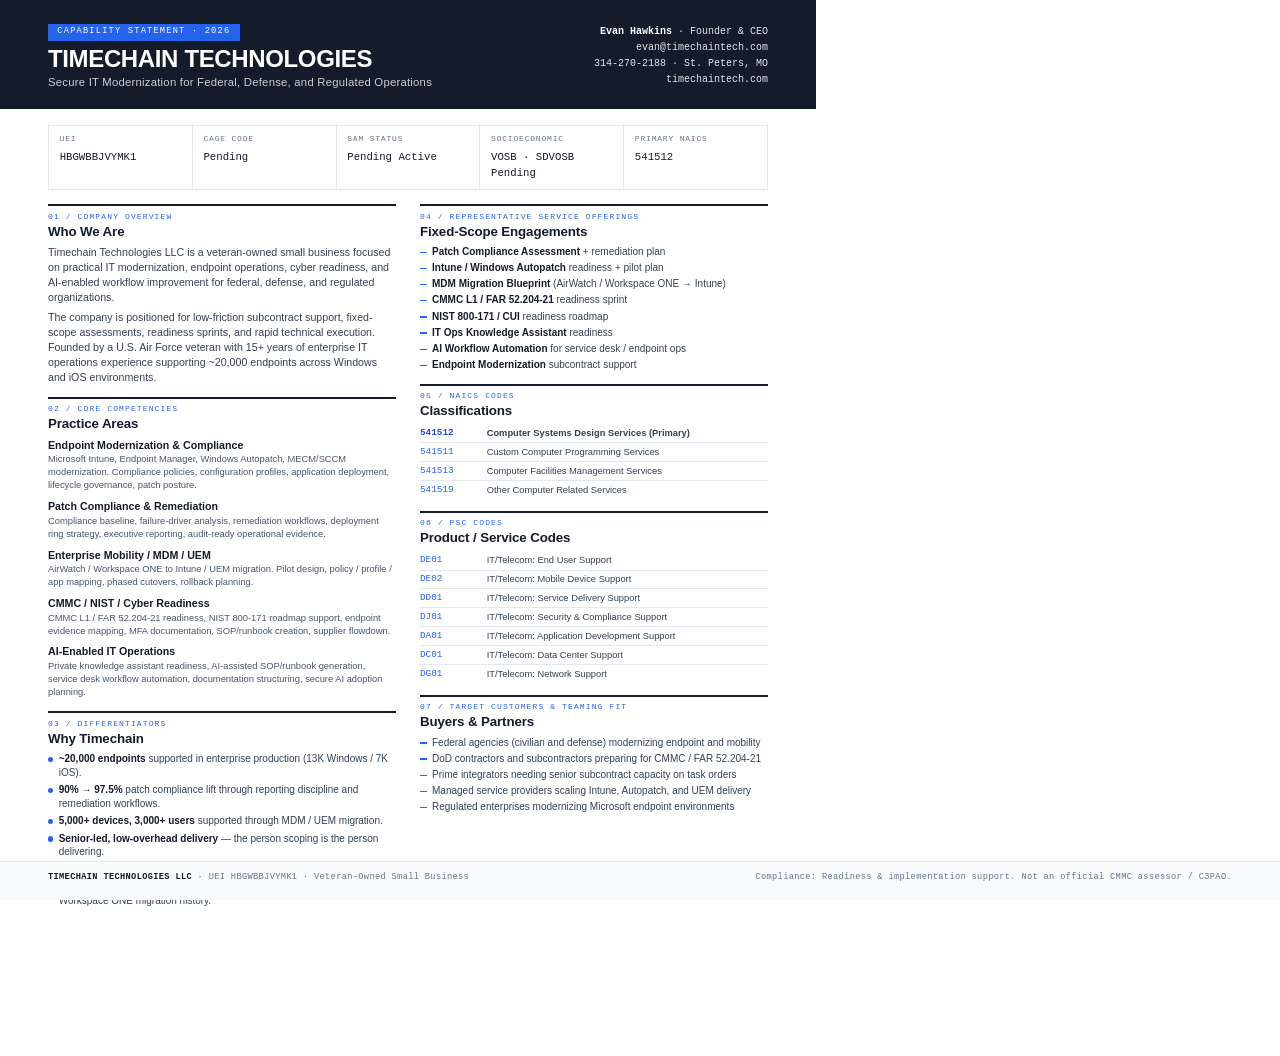
<file: capability-statement.html>
<!doctype html>
<html lang="en">
<head>
<meta charset="utf-8">
<title>Timechain Technologies — Capability Statement</title>
<style>
/* CAPABILITY STATEMENT — Single page, US Letter, wkhtmltopdf-optimized */
@page { size: letter; margin: 0; }
* { box-sizing: border-box; margin: 0; padding: 0; }
html, body {
  font-family: 'IBM Plex Sans', -apple-system, 'Segoe UI', Roboto, sans-serif;
  font-size: 9pt; line-height: 1.35; color: #1A1A1A;
  background: #FFFFFF; width: 8.5in; height: 11in;
  -webkit-print-color-adjust: exact; print-color-adjust: exact;
}
.page {
  width: 8.5in; height: 11in; position: relative; overflow: hidden;
}
/* Header — full-bleed navy strip */
.header {
  background: #141B2B; color: #FFFFFF;
  padding: 16pt 36pt 14pt; width: 100%;
  display: table; table-layout: fixed;
}
.header__left, .header__right { display: table-cell; vertical-align: top; }
.header__left { width: 60%; }
.header__right { width: 40%; text-align: right; vertical-align: middle; }
.header__accent {
  display: inline-block; background: #2563EB; color: #FFFFFF;
  padding: 2pt 7pt; font-family: 'IBM Plex Mono', monospace;
  font-size: 6.5pt; letter-spacing: 0.14em; margin-bottom: 5pt;
  text-transform: uppercase; font-weight: 500;
}
.header__name {
  font-size: 18pt; font-weight: 700; letter-spacing: -0.015em;
  line-height: 1; margin-bottom: 3pt;
}
.header__tagline {
  font-size: 8.5pt; color: rgba(255,255,255,0.78); letter-spacing: 0.02em;
}
.header__contact {
  font-family: 'IBM Plex Mono', monospace; font-size: 7.5pt;
  color: rgba(255,255,255,0.88); line-height: 1.6;
}
.header__contact strong { color: #FFFFFF; }
/* Content area — internal padding only */
.content { padding: 12pt 36pt 0; }
/* Snapshot strip */
.snapshot {
  display: table; width: 100%; margin-bottom: 11pt;
  border: 1pt solid #E2E8F0; border-collapse: collapse; table-layout: fixed;
}
.snapshot__cell {
  display: table-cell; padding: 6pt 8pt;
  border-right: 1pt solid #E2E8F0; vertical-align: top;
}
.snapshot__cell:last-child { border-right: none; }
.snapshot__label {
  font-family: 'IBM Plex Mono', monospace; font-size: 6pt;
  letter-spacing: 0.1em; text-transform: uppercase;
  color: #64748B; margin-bottom: 2pt; display: block;
}
.snapshot__value {
  font-family: 'IBM Plex Mono', monospace; font-weight: 500;
  color: #141B2B; font-size: 8pt;
}
/* Two-column body */
.body { display: table; width: 100%; table-layout: fixed; }
.col { display: table-cell; vertical-align: top; width: 50%; }
.col--left { padding-right: 9pt; }
.col--right { padding-left: 9pt; }
/* Sections */
.section { margin-bottom: 9pt; }
.section__head {
  border-top: 1.5pt solid #141B2B; padding-top: 4pt; margin-bottom: 4pt;
}
.section__eyebrow {
  font-family: 'IBM Plex Mono', monospace; font-size: 6pt;
  letter-spacing: 0.14em; text-transform: uppercase;
  color: #2563EB; margin-bottom: 1pt; display: block;
}
.section__title {
  font-size: 10pt; font-weight: 700; color: #141B2B;
  letter-spacing: -0.01em; line-height: 1.2;
}
p { margin-bottom: 4pt; color: #334155; font-size: 8pt; line-height: 1.4; }
p:last-child { margin-bottom: 0; }
strong { color: #141B2B; font-weight: 600; }
/* Bullet list */
ul.flat { list-style: none; margin-bottom: 4pt; }
ul.flat li {
  padding-left: 9pt; position: relative; margin-bottom: 2pt;
  font-size: 7.5pt; line-height: 1.35; color: #334155;
}
ul.flat li::before {
  content: ""; position: absolute; left: 0; top: 5pt;
  width: 5pt; height: 1pt; background: #2563EB;
}
/* Competency blocks */
.comp-block { margin-bottom: 5pt; }
.comp-block__title {
  font-size: 8pt; font-weight: 600; color: #141B2B; margin-bottom: 1pt;
}
.comp-block__desc {
  font-size: 7pt; color: #475569; line-height: 1.4; margin-bottom: 0;
}
/* Code tables */
.code-table {
  width: 100%; font-family: 'IBM Plex Mono', monospace;
  font-size: 7pt; border-collapse: collapse; margin-bottom: 2pt;
}
.code-table td { padding: 2pt 0; border-bottom: 0.5pt solid #E2E8F0; }
.code-table tr:last-child td { border-bottom: none; }
.code-table .code { width: 50pt; color: #2563EB; font-weight: 500; }
.code-table .desc {
  color: #334155; font-family: 'IBM Plex Sans', sans-serif; font-size: 7pt;
}
.code-table .primary .code { font-weight: 700; color: #1D4ED8; }
.code-table .primary .desc { font-weight: 600; }
/* Differentiator items */
.diff-item {
  font-size: 7.5pt; color: #334155; margin-bottom: 3pt;
  line-height: 1.35; padding-left: 8pt; position: relative;
}
.diff-item::before {
  content: ""; position: absolute; left: 0; top: 3.5pt;
  width: 4pt; height: 4pt; background: #2563EB; border-radius: 50%;
}
.diff-item strong { color: #141B2B; }
/* Footer — fixed at page bottom for wkhtmltopdf */
.footer {
  position: fixed; bottom: 0; left: 0; right: 0;
  padding: 8pt 36pt 12pt; border-top: 1pt solid #E2E8F0;
  font-size: 6.5pt; font-family: 'IBM Plex Mono', monospace;
  color: #64748B; letter-spacing: 0.04em;
  display: table; width: 100%; background: #F8FAFC;
}
.footer__left, .footer__right { display: table-cell; }
.footer__right { text-align: right; }
.footer strong { color: #141B2B; }
</style>
</head>
<body>
<div class="page">

<div class="header">
  <div class="header__left">
    <div class="header__accent">Capability Statement · 2026</div>
    <div class="header__name">TIMECHAIN TECHNOLOGIES</div>
    <div class="header__tagline">Secure IT Modernization for Federal, Defense, and Regulated Operations</div>
  </div>
  <div class="header__right">
    <div class="header__contact">
      <strong>Evan Hawkins</strong> · Founder &amp; CEO<br>
      evan@timechaintech.com<br>
      314-270-2188 · St. Peters, MO<br>
      timechaintech.com
    </div>
  </div>
</div>

<div class="content">

<div class="snapshot">
  <div class="snapshot__cell"><span class="snapshot__label">UEI</span><span class="snapshot__value">HBGWBBJVYMK1</span></div>
  <div class="snapshot__cell"><span class="snapshot__label">CAGE Code</span><span class="snapshot__value">Pending</span></div>
  <div class="snapshot__cell"><span class="snapshot__label">SAM Status</span><span class="snapshot__value">Pending Active</span></div>
  <div class="snapshot__cell"><span class="snapshot__label">Socioeconomic</span><span class="snapshot__value">VOSB · SDVOSB Pending</span></div>
  <div class="snapshot__cell"><span class="snapshot__label">Primary NAICS</span><span class="snapshot__value">541512</span></div>
</div>

<div class="body">

<div class="col col--left">

  <div class="section">
    <div class="section__head">
      <span class="section__eyebrow">01 / Company Overview</span>
      <div class="section__title">Who We Are</div>
    </div>
    <p>Timechain Technologies LLC is a veteran-owned small business focused on practical IT modernization, endpoint operations, cyber readiness, and AI-enabled workflow improvement for federal, defense, and regulated organizations.</p>
    <p>The company is positioned for low-friction subcontract support, fixed-scope assessments, readiness sprints, and rapid technical execution. Founded by a U.S. Air Force veteran with 15+ years of enterprise IT operations experience supporting ~20,000 endpoints across Windows and iOS environments.</p>
  </div>

  <div class="section">
    <div class="section__head">
      <span class="section__eyebrow">02 / Core Competencies</span>
      <div class="section__title">Practice Areas</div>
    </div>
    <div class="comp-block">
      <div class="comp-block__title">Endpoint Modernization &amp; Compliance</div>
      <div class="comp-block__desc">Microsoft Intune, Endpoint Manager, Windows Autopatch, MECM/SCCM modernization. Compliance policies, configuration profiles, application deployment, lifecycle governance, patch posture.</div>
    </div>
    <div class="comp-block">
      <div class="comp-block__title">Patch Compliance &amp; Remediation</div>
      <div class="comp-block__desc">Compliance baseline, failure-driver analysis, remediation workflows, deployment ring strategy, executive reporting, audit-ready operational evidence.</div>
    </div>
    <div class="comp-block">
      <div class="comp-block__title">Enterprise Mobility / MDM / UEM</div>
      <div class="comp-block__desc">AirWatch / Workspace ONE to Intune / UEM migration. Pilot design, policy / profile / app mapping, phased cutovers, rollback planning.</div>
    </div>
    <div class="comp-block">
      <div class="comp-block__title">CMMC / NIST / Cyber Readiness</div>
      <div class="comp-block__desc">CMMC L1 / FAR 52.204-21 readiness, NIST 800-171 roadmap support, endpoint evidence mapping, MFA documentation, SOP/runbook creation, supplier flowdown.</div>
    </div>
    <div class="comp-block">
      <div class="comp-block__title">AI-Enabled IT Operations</div>
      <div class="comp-block__desc">Private knowledge assistant readiness, AI-assisted SOP/runbook generation, service desk workflow automation, documentation structuring, secure AI adoption planning.</div>
    </div>
  </div>

  <div class="section">
    <div class="section__head">
      <span class="section__eyebrow">03 / Differentiators</span>
      <div class="section__title">Why Timechain</div>
    </div>
    <div class="diff-item"><strong>~20,000 endpoints</strong> supported in enterprise production (13K Windows / 7K iOS).</div>
    <div class="diff-item"><strong>90% → 97.5%</strong> patch compliance lift through reporting discipline and remediation workflows.</div>
    <div class="diff-item"><strong>5,000+ devices, 3,000+ users</strong> supported through MDM / UEM migration.</div>
    <div class="diff-item"><strong>Senior-led, low-overhead delivery</strong> — the person scoping is the person delivering.</div>
    <div class="diff-item"><strong>Veteran-owned</strong>, federal-aligned, structured for DoD supplier readiness.</div>
    <div class="diff-item"><strong>Microsoft endpoint stack</strong> — Intune, Autopatch, MECM, plus AirWatch / Workspace ONE migration history.</div>
  </div>

</div>

<div class="col col--right">

  <div class="section">
    <div class="section__head">
      <span class="section__eyebrow">04 / Representative Service Offerings</span>
      <div class="section__title">Fixed-Scope Engagements</div>
    </div>
    <ul class="flat">
      <li><strong>Patch Compliance Assessment</strong> + remediation plan</li>
      <li><strong>Intune / Windows Autopatch</strong> readiness + pilot plan</li>
      <li><strong>MDM Migration Blueprint</strong> (AirWatch / Workspace ONE → Intune)</li>
      <li><strong>CMMC L1 / FAR 52.204-21</strong> readiness sprint</li>
      <li><strong>NIST 800-171 / CUI</strong> readiness roadmap</li>
      <li><strong>IT Ops Knowledge Assistant</strong> readiness</li>
      <li><strong>AI Workflow Automation</strong> for service desk / endpoint ops</li>
      <li><strong>Endpoint Modernization</strong> subcontract support</li>
    </ul>
  </div>

  <div class="section">
    <div class="section__head">
      <span class="section__eyebrow">05 / NAICS Codes</span>
      <div class="section__title">Classifications</div>
    </div>
    <table class="code-table">
      <tr class="primary"><td class="code">541512</td><td class="desc">Computer Systems Design Services (Primary)</td></tr>
      <tr><td class="code">541511</td><td class="desc">Custom Computer Programming Services</td></tr>
      <tr><td class="code">541513</td><td class="desc">Computer Facilities Management Services</td></tr>
      <tr><td class="code">541519</td><td class="desc">Other Computer Related Services</td></tr>
    </table>
  </div>

  <div class="section">
    <div class="section__head">
      <span class="section__eyebrow">06 / PSC Codes</span>
      <div class="section__title">Product / Service Codes</div>
    </div>
    <table class="code-table">
      <tr><td class="code">DE01</td><td class="desc">IT/Telecom: End User Support</td></tr>
      <tr><td class="code">DE02</td><td class="desc">IT/Telecom: Mobile Device Support</td></tr>
      <tr><td class="code">DD01</td><td class="desc">IT/Telecom: Service Delivery Support</td></tr>
      <tr><td class="code">DJ01</td><td class="desc">IT/Telecom: Security &amp; Compliance Support</td></tr>
      <tr><td class="code">DA01</td><td class="desc">IT/Telecom: Application Development Support</td></tr>
      <tr><td class="code">DC01</td><td class="desc">IT/Telecom: Data Center Support</td></tr>
      <tr><td class="code">DG01</td><td class="desc">IT/Telecom: Network Support</td></tr>
    </table>
  </div>

  <div class="section">
    <div class="section__head">
      <span class="section__eyebrow">07 / Target Customers &amp; Teaming Fit</span>
      <div class="section__title">Buyers &amp; Partners</div>
    </div>
    <ul class="flat">
      <li>Federal agencies (civilian and defense) modernizing endpoint and mobility</li>
      <li>DoD contractors and subcontractors preparing for CMMC / FAR 52.204-21</li>
      <li>Prime integrators needing senior subcontract capacity on task orders</li>
      <li>Managed service providers scaling Intune, Autopatch, and UEM delivery</li>
      <li>Regulated enterprises modernizing Microsoft endpoint environments</li>
    </ul>
  </div>

</div>

</div>
</div>

<div class="footer">
  <div class="footer__left">
    <strong>TIMECHAIN TECHNOLOGIES LLC</strong> · UEI HBGWBBJVYMK1 · Veteran-Owned Small Business
  </div>
  <div class="footer__right">
    Compliance: Readiness &amp; implementation support. Not an official CMMC assessor / C3PAO.
  </div>
</div>

</div>
</body>
</html>
</file>
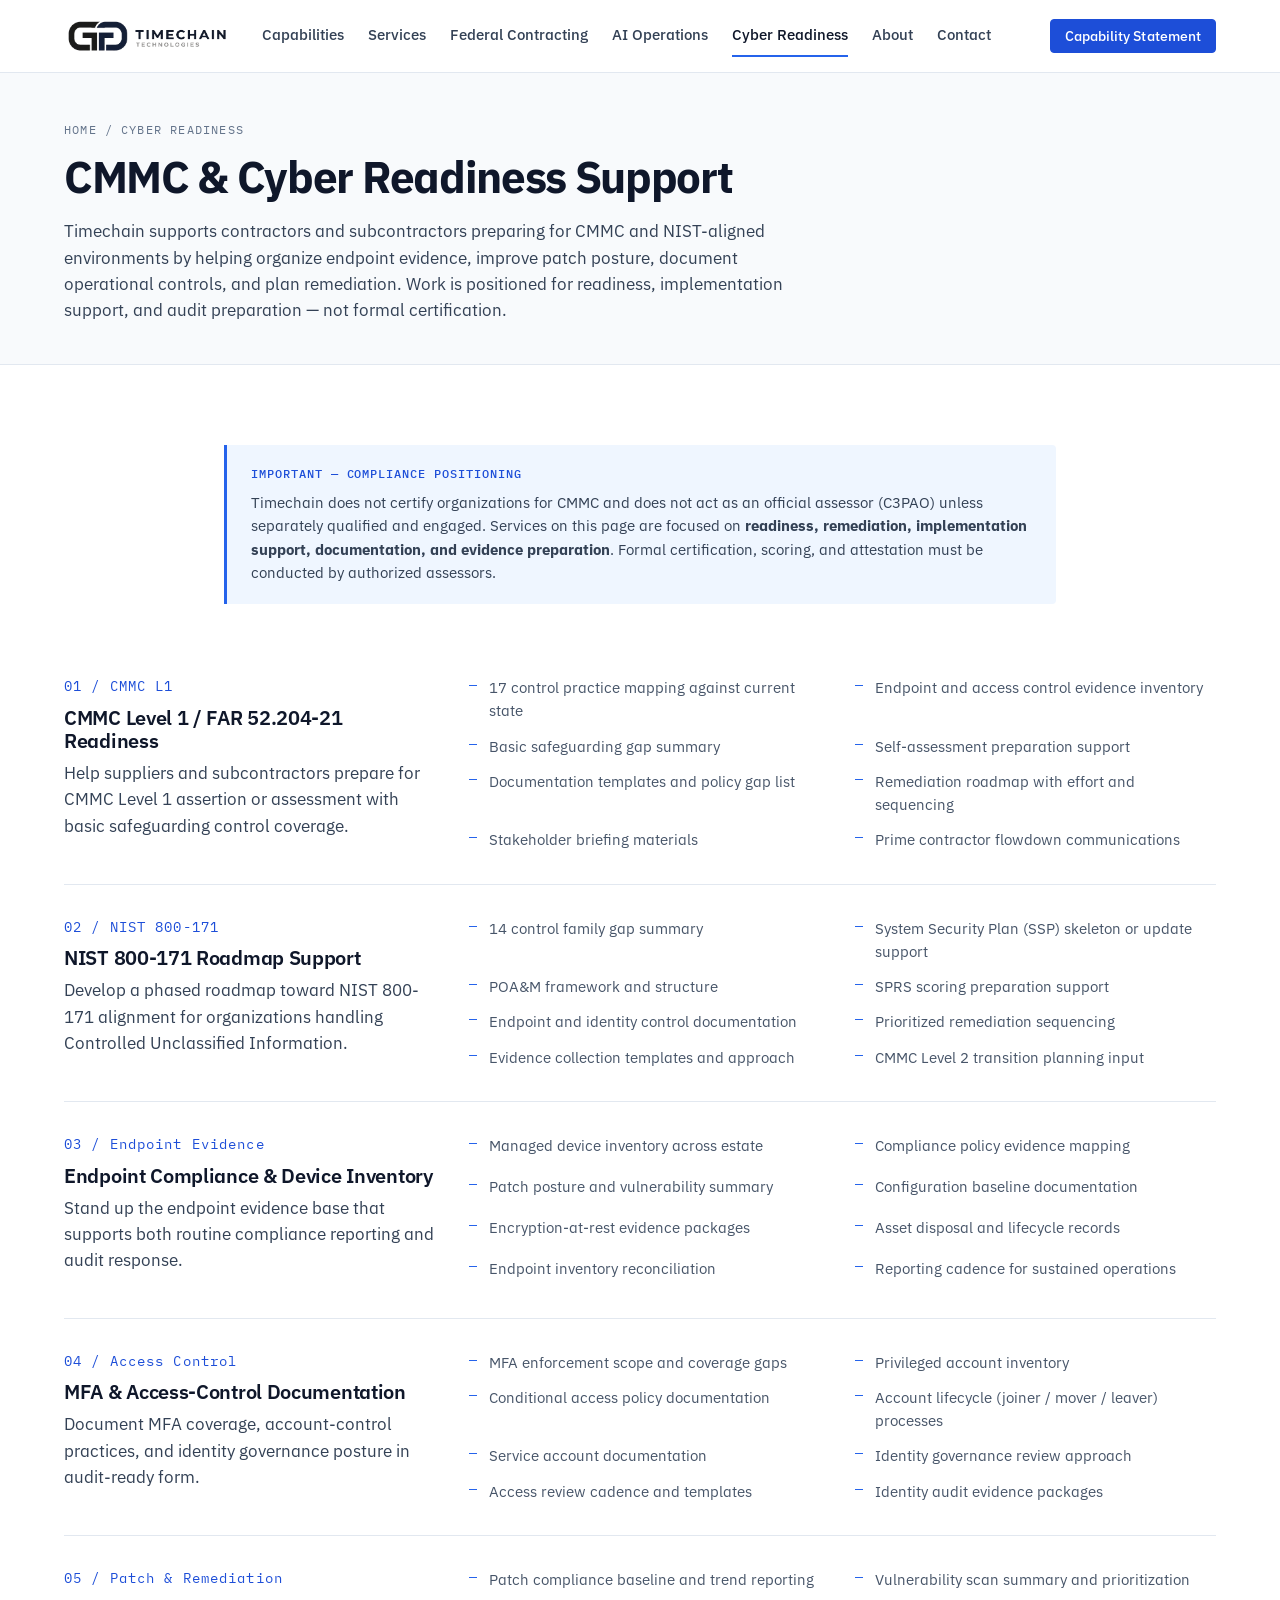
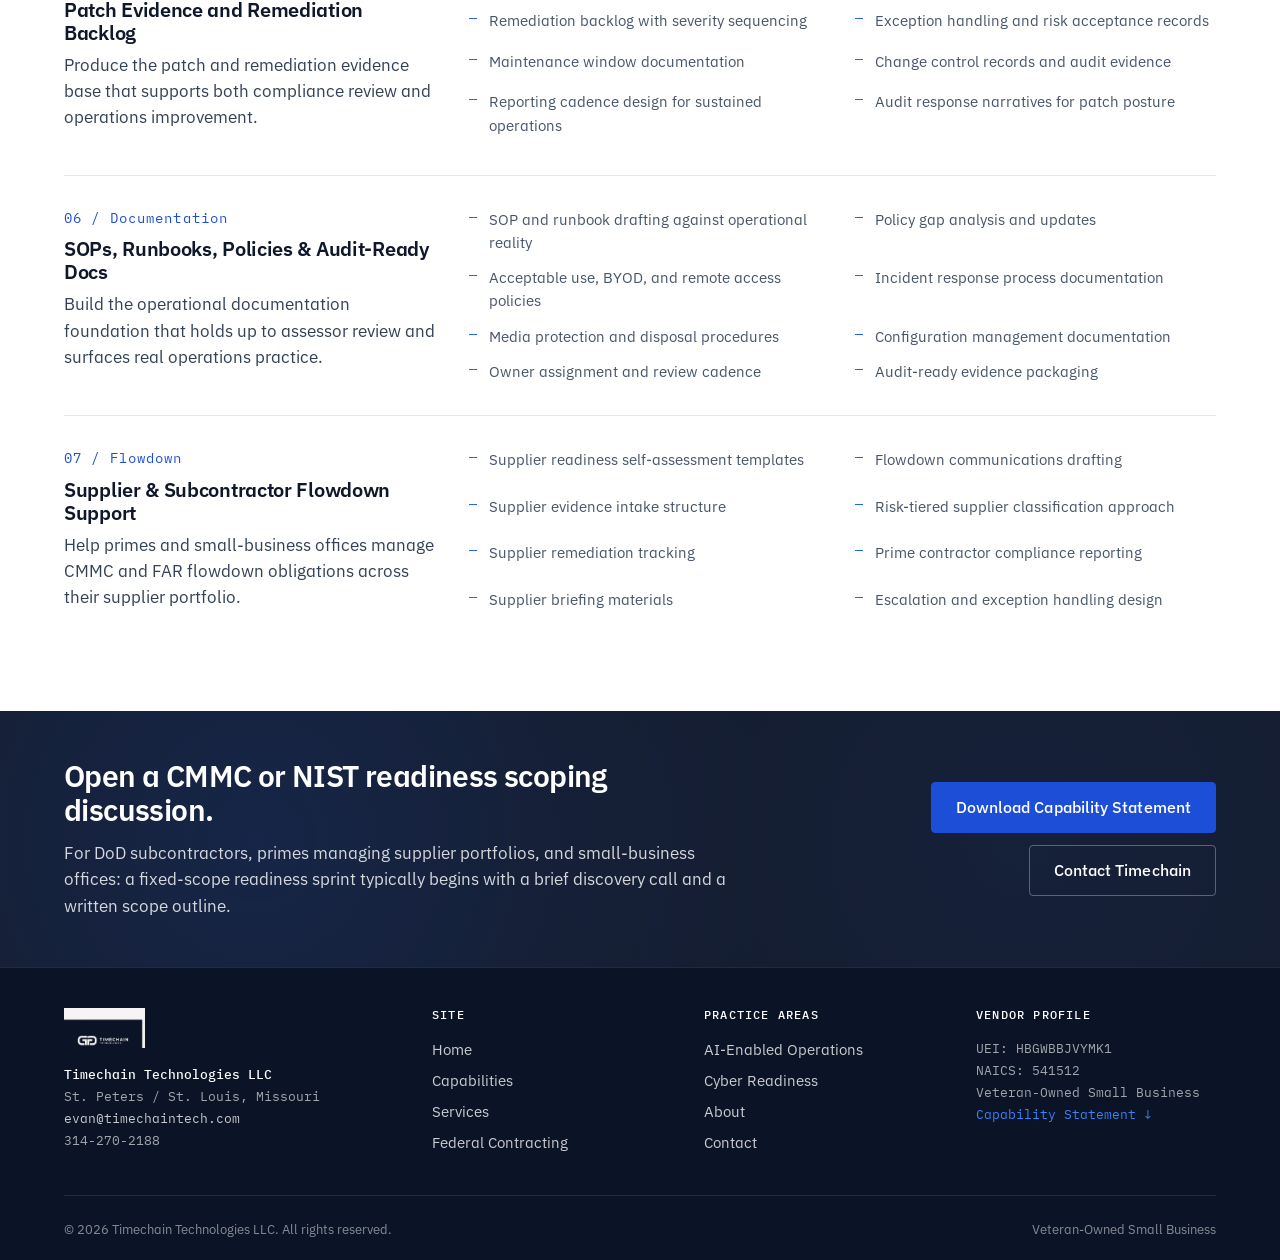
<file: cmmc-cyber-readiness.html>
<!doctype html>
<html lang="en">
<head>
  <meta charset="utf-8">
  <meta name="viewport" content="width=device-width, initial-scale=1">
  <title>CMMC &amp; Cyber Readiness · Timechain Technologies</title>
  <meta name="description" content="CMMC Level 1 and FAR 52.204-21 readiness support, NIST 800-171 roadmap support, endpoint evidence packages, MFA and access-control documentation, and supplier flowdown support.">
  <meta name="theme-color" content="#141B2B">
  <link rel="icon" type="image/png" href="assets/img/logo-icon.png">
  <link rel="preconnect" href="https://fonts.googleapis.com">
  <link rel="preconnect" href="https://fonts.gstatic.com" crossorigin>
  <link href="https://fonts.googleapis.com/css2?family=IBM+Plex+Mono:wght@400;500&family=IBM+Plex+Sans:wght@400;500;600;700&display=swap" rel="stylesheet">
  <link rel="stylesheet" href="assets/css/site.css">
</head>
<body>

<header class="topbar">
  <div class="container topbar__inner">
    <a href="index.html" class="topbar__brand" aria-label="Timechain Technologies — Home"><img src="assets/img/logo-horizontal.png" alt="Timechain Technologies"></a>
    <nav class="topbar__nav" aria-label="Primary">
      <a href="capabilities.html">Capabilities</a>
      <a href="services.html">Services</a>
      <a href="federal-contracting.html">Federal Contracting</a>
      <a href="ai-operations.html">AI Operations</a>
      <a href="cmmc-cyber-readiness.html">Cyber Readiness</a>
      <a href="about.html">About</a>
      <a href="contact.html">Contact</a>
    </nav>
    <div class="topbar__cta"><a href="assets/pdf/timechain-capability-statement.pdf" class="btn btn--primary btn--sm" download>Capability Statement</a></div>
    <button class="topbar__burger" aria-label="Toggle navigation" aria-expanded="false">☰ Menu</button>
  </div>
</header>

<section class="pagehead">
  <div class="container">
    <div class="pagehead__breadcrumb"><a href="index.html">Home</a><span>/</span>Cyber Readiness</div>
    <h1>CMMC &amp; Cyber Readiness Support</h1>
    <p>Timechain supports contractors and subcontractors preparing for CMMC and NIST-aligned environments by helping organize endpoint evidence, improve patch posture, document operational controls, and plan remediation. Work is positioned for readiness, implementation support, and audit preparation — not formal certification.</p>
  </div>
</section>

<section class="section section--no-divider" style="padding-bottom: 2rem;">
  <div class="container container--narrow">
    <div class="note">
      <div class="note__label">Important — Compliance positioning</div>
      <p>Timechain does not certify organizations for CMMC and does not act as an official assessor (C3PAO) unless separately qualified and engaged. Services on this page are focused on <strong>readiness, remediation, implementation support, documentation, and evidence preparation</strong>. Formal certification, scoring, and attestation must be conducted by authorized assessors.</p>
    </div>
  </div>
</section>

<section class="section section--no-divider" style="padding-top: 1rem;">
  <div class="container">
    <div class="cap-detail" style="padding-top: 0;">
      <div class="cap-detail__grid">
        <div>
          <div class="cap-detail__num">01 / CMMC L1</div>
          <h3>CMMC Level 1 / FAR 52.204-21 Readiness</h3>
          <p class="cap-detail__lead">Help suppliers and subcontractors prepare for CMMC Level 1 assertion or assessment with basic safeguarding control coverage.</p>
        </div>
        <ul class="cap-detail__list">
          <li>17 control practice mapping against current state</li>
          <li>Endpoint and access control evidence inventory</li>
          <li>Basic safeguarding gap summary</li>
          <li>Self-assessment preparation support</li>
          <li>Documentation templates and policy gap list</li>
          <li>Remediation roadmap with effort and sequencing</li>
          <li>Stakeholder briefing materials</li>
          <li>Prime contractor flowdown communications</li>
        </ul>
      </div>
    </div>

    <div class="cap-detail">
      <div class="cap-detail__grid">
        <div>
          <div class="cap-detail__num">02 / NIST 800-171</div>
          <h3>NIST 800-171 Roadmap Support</h3>
          <p class="cap-detail__lead">Develop a phased roadmap toward NIST 800-171 alignment for organizations handling Controlled Unclassified Information.</p>
        </div>
        <ul class="cap-detail__list">
          <li>14 control family gap summary</li>
          <li>System Security Plan (SSP) skeleton or update support</li>
          <li>POA&amp;M framework and structure</li>
          <li>SPRS scoring preparation support</li>
          <li>Endpoint and identity control documentation</li>
          <li>Prioritized remediation sequencing</li>
          <li>Evidence collection templates and approach</li>
          <li>CMMC Level 2 transition planning input</li>
        </ul>
      </div>
    </div>

    <div class="cap-detail">
      <div class="cap-detail__grid">
        <div>
          <div class="cap-detail__num">03 / Endpoint Evidence</div>
          <h3>Endpoint Compliance &amp; Device Inventory</h3>
          <p class="cap-detail__lead">Stand up the endpoint evidence base that supports both routine compliance reporting and audit response.</p>
        </div>
        <ul class="cap-detail__list">
          <li>Managed device inventory across estate</li>
          <li>Compliance policy evidence mapping</li>
          <li>Patch posture and vulnerability summary</li>
          <li>Configuration baseline documentation</li>
          <li>Encryption-at-rest evidence packages</li>
          <li>Asset disposal and lifecycle records</li>
          <li>Endpoint inventory reconciliation</li>
          <li>Reporting cadence for sustained operations</li>
        </ul>
      </div>
    </div>

    <div class="cap-detail">
      <div class="cap-detail__grid">
        <div>
          <div class="cap-detail__num">04 / Access Control</div>
          <h3>MFA &amp; Access-Control Documentation</h3>
          <p class="cap-detail__lead">Document MFA coverage, account-control practices, and identity governance posture in audit-ready form.</p>
        </div>
        <ul class="cap-detail__list">
          <li>MFA enforcement scope and coverage gaps</li>
          <li>Privileged account inventory</li>
          <li>Conditional access policy documentation</li>
          <li>Account lifecycle (joiner / mover / leaver) processes</li>
          <li>Service account documentation</li>
          <li>Identity governance review approach</li>
          <li>Access review cadence and templates</li>
          <li>Identity audit evidence packages</li>
        </ul>
      </div>
    </div>

    <div class="cap-detail">
      <div class="cap-detail__grid">
        <div>
          <div class="cap-detail__num">05 / Patch &amp; Remediation</div>
          <h3>Patch Evidence and Remediation Backlog</h3>
          <p class="cap-detail__lead">Produce the patch and remediation evidence base that supports both compliance review and operations improvement.</p>
        </div>
        <ul class="cap-detail__list">
          <li>Patch compliance baseline and trend reporting</li>
          <li>Vulnerability scan summary and prioritization</li>
          <li>Remediation backlog with severity sequencing</li>
          <li>Exception handling and risk acceptance records</li>
          <li>Maintenance window documentation</li>
          <li>Change control records and audit evidence</li>
          <li>Reporting cadence design for sustained operations</li>
          <li>Audit response narratives for patch posture</li>
        </ul>
      </div>
    </div>

    <div class="cap-detail">
      <div class="cap-detail__grid">
        <div>
          <div class="cap-detail__num">06 / Documentation</div>
          <h3>SOPs, Runbooks, Policies &amp; Audit-Ready Docs</h3>
          <p class="cap-detail__lead">Build the operational documentation foundation that holds up to assessor review and surfaces real operations practice.</p>
        </div>
        <ul class="cap-detail__list">
          <li>SOP and runbook drafting against operational reality</li>
          <li>Policy gap analysis and updates</li>
          <li>Acceptable use, BYOD, and remote access policies</li>
          <li>Incident response process documentation</li>
          <li>Media protection and disposal procedures</li>
          <li>Configuration management documentation</li>
          <li>Owner assignment and review cadence</li>
          <li>Audit-ready evidence packaging</li>
        </ul>
      </div>
    </div>

    <div class="cap-detail">
      <div class="cap-detail__grid">
        <div>
          <div class="cap-detail__num">07 / Flowdown</div>
          <h3>Supplier &amp; Subcontractor Flowdown Support</h3>
          <p class="cap-detail__lead">Help primes and small-business offices manage CMMC and FAR flowdown obligations across their supplier portfolio.</p>
        </div>
        <ul class="cap-detail__list">
          <li>Supplier readiness self-assessment templates</li>
          <li>Flowdown communications drafting</li>
          <li>Supplier evidence intake structure</li>
          <li>Risk-tiered supplier classification approach</li>
          <li>Supplier remediation tracking</li>
          <li>Prime contractor compliance reporting</li>
          <li>Supplier briefing materials</li>
          <li>Escalation and exception handling design</li>
        </ul>
      </div>
    </div>
  </div>
</section>

<section class="cta-banner">
  <div class="container cta-banner__inner">
    <div>
      <h2>Open a CMMC or NIST readiness scoping discussion.</h2>
      <p>For DoD subcontractors, primes managing supplier portfolios, and small-business offices: a fixed-scope readiness sprint typically begins with a brief discovery call and a written scope outline.</p>
    </div>
    <div class="cta-banner__actions">
      <a href="assets/pdf/timechain-capability-statement.pdf" class="btn btn--primary btn--lg" download>Download Capability Statement</a>
      <a href="contact.html?inquiry=cmmc" class="btn btn--on-dark btn--lg">Contact Timechain</a>
    </div>
  </div>
</section>

<footer class="footer">
  <div class="container">
    <div class="footer__grid">
      <div>
        <img src="assets/img/logo-horizontal-light.png" alt="Timechain Technologies">
        <div class="footer__meta">
          <strong>Timechain Technologies LLC</strong><br>
          St. Peters / St. Louis, Missouri<br>
          <a href="mailto:evan@timechaintech.com">evan@timechaintech.com</a><br>
          314-270-2188
        </div>
      </div>
      <div><h4>Site</h4><ul>
        <li><a href="index.html">Home</a></li>
        <li><a href="capabilities.html">Capabilities</a></li>
        <li><a href="services.html">Services</a></li>
        <li><a href="federal-contracting.html">Federal Contracting</a></li>
      </ul></div>
      <div><h4>Practice areas</h4><ul>
        <li><a href="ai-operations.html">AI-Enabled Operations</a></li>
        <li><a href="cmmc-cyber-readiness.html">Cyber Readiness</a></li>
        <li><a href="about.html">About</a></li>
        <li><a href="contact.html">Contact</a></li>
      </ul></div>
      <div><h4>Vendor profile</h4><div class="footer__meta">
        UEI: HBGWBBJVYMK1<br>NAICS: 541512<br>Veteran-Owned Small Business<br>        <a href="assets/pdf/timechain-capability-statement.pdf" download style="color: var(--accent-400);">Capability Statement ↓</a>
      </div></div>
    </div>
    <div class="footer__bar"><div>© 2026 Timechain Technologies LLC. All rights reserved.</div><div>Veteran-Owned Small Business</div></div>
  </div>
</footer>

<script src="assets/js/site.js"></script>
</body>
</html>
</file>
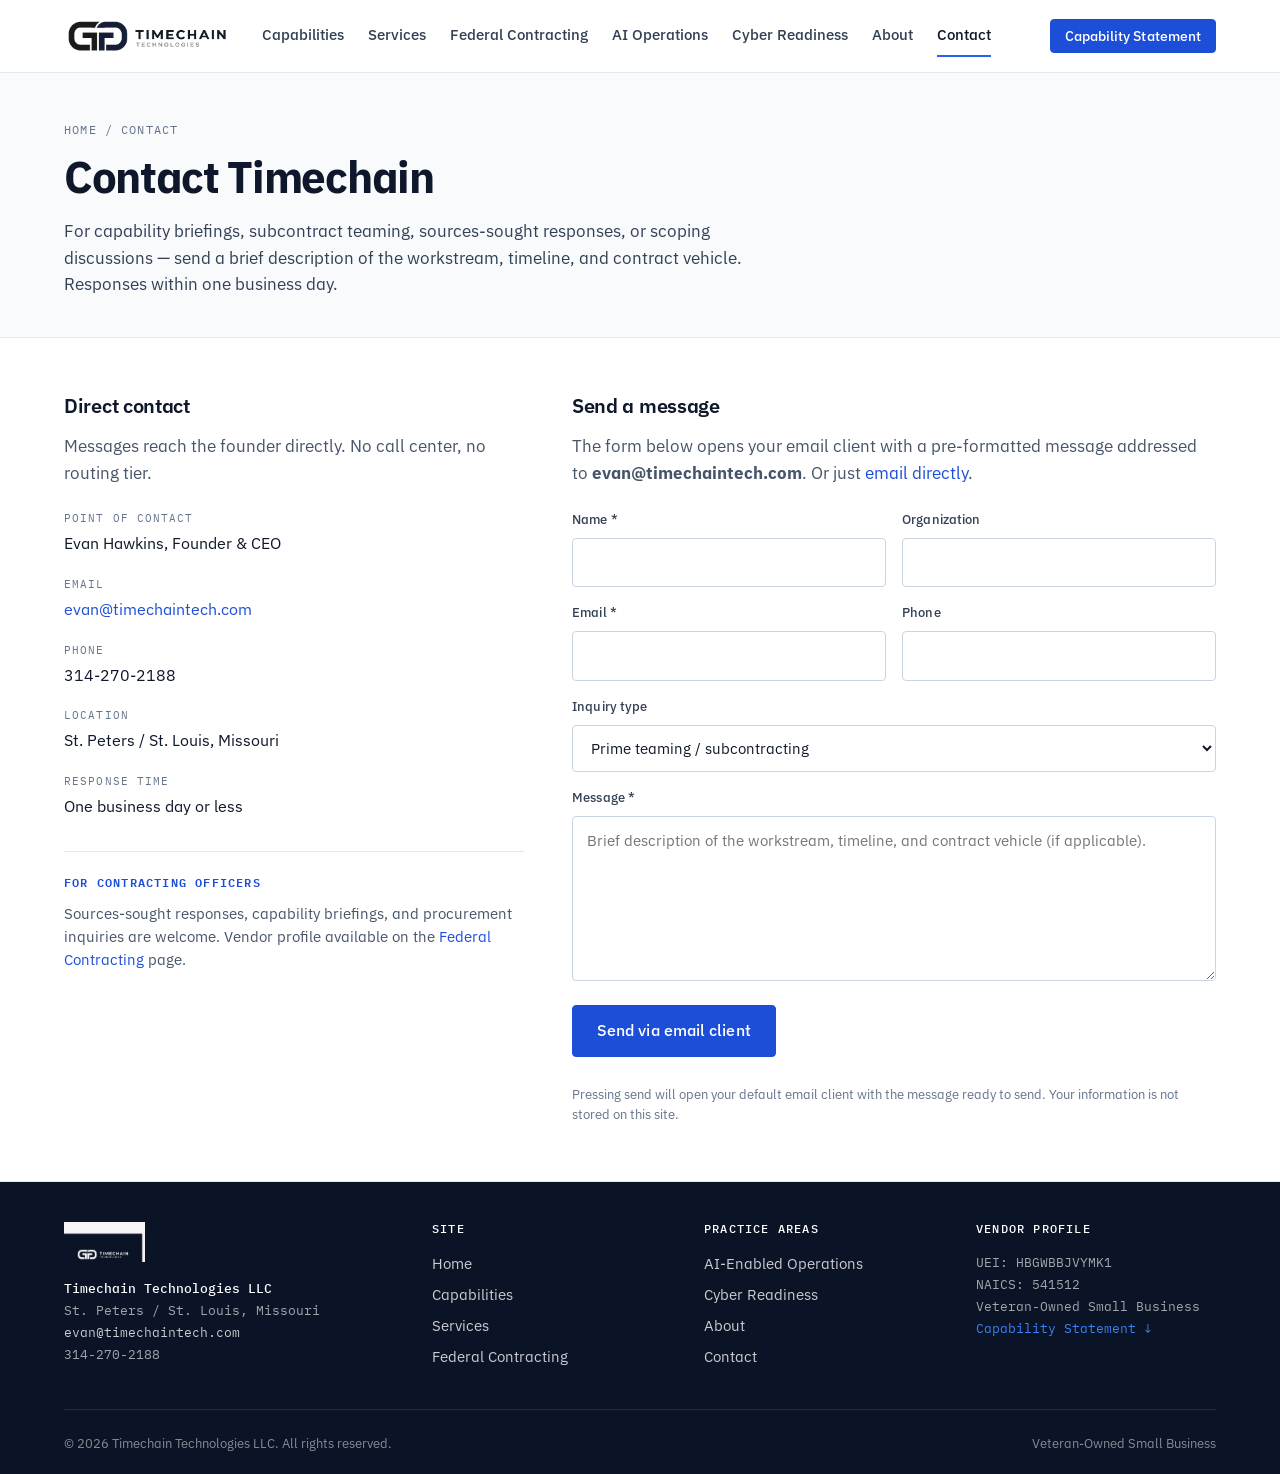
<file: contact.html>
<!doctype html>
<html lang="en">
<head>
  <meta charset="utf-8">
  <meta name="viewport" content="width=device-width, initial-scale=1">
  <title>Contact · Timechain Technologies</title>
  <meta name="description" content="Contact Timechain Technologies LLC for capability briefings, subcontract teaming discussions, sources-sought responses, and scoping conversations.">
  <meta name="theme-color" content="#141B2B">
  <link rel="icon" type="image/png" href="assets/img/logo-icon.png">
  <link rel="preconnect" href="https://fonts.googleapis.com">
  <link rel="preconnect" href="https://fonts.gstatic.com" crossorigin>
  <link href="https://fonts.googleapis.com/css2?family=IBM+Plex+Mono:wght@400;500&family=IBM+Plex+Sans:wght@400;500;600;700&display=swap" rel="stylesheet">
  <link rel="stylesheet" href="assets/css/site.css">
</head>
<body>

<header class="topbar">
  <div class="container topbar__inner">
    <a href="index.html" class="topbar__brand" aria-label="Timechain Technologies — Home"><img src="assets/img/logo-horizontal.png" alt="Timechain Technologies"></a>
    <nav class="topbar__nav" aria-label="Primary">
      <a href="capabilities.html">Capabilities</a>
      <a href="services.html">Services</a>
      <a href="federal-contracting.html">Federal Contracting</a>
      <a href="ai-operations.html">AI Operations</a>
      <a href="cmmc-cyber-readiness.html">Cyber Readiness</a>
      <a href="about.html">About</a>
      <a href="contact.html">Contact</a>
    </nav>
    <div class="topbar__cta"><a href="assets/pdf/timechain-capability-statement.pdf" class="btn btn--primary btn--sm" download>Capability Statement</a></div>
    <button class="topbar__burger" aria-label="Toggle navigation" aria-expanded="false">☰ Menu</button>
  </div>
</header>

<section class="pagehead">
  <div class="container">
    <div class="pagehead__breadcrumb"><a href="index.html">Home</a><span>/</span>Contact</div>
    <h1>Contact Timechain</h1>
    <p>For capability briefings, subcontract teaming, sources-sought responses, or scoping discussions — send a brief description of the workstream, timeline, and contract vehicle. Responses within one business day.</p>
  </div>
</section>

<section class="section">
  <div class="container">
    <div class="contact-grid">
      <aside class="contact-info">
        <h3>Direct contact</h3>
        <p style="margin-bottom: var(--sp-6);">Messages reach the founder directly. No call center, no routing tier.</p>
        <dl>
          <dt>Point of contact</dt>
          <dd>Evan Hawkins, Founder &amp; CEO</dd>

          <dt>Email</dt>
          <dd><a href="mailto:evan@timechaintech.com">evan@timechaintech.com</a></dd>

          <dt>Phone</dt>
          <dd>314-270-2188</dd>

          <dt>Location</dt>
          <dd>St. Peters / St. Louis, Missouri</dd>

          <dt>Response time</dt>
          <dd>One business day or less</dd>
        </dl>

        <div style="margin-top: var(--sp-8); padding-top: var(--sp-6); border-top: 1px solid var(--border);">
          <h4 style="font-family: var(--ff-mono); font-size: 0.75rem; letter-spacing: 0.1em; text-transform: uppercase; color: var(--accent-600); margin-bottom: var(--sp-3);">For Contracting Officers</h4>
          <p style="font-size: 0.9375rem; margin-bottom: 0; color: var(--text-muted);">Sources-sought responses, capability briefings, and procurement inquiries are welcome. Vendor profile available on the <a href="federal-contracting.html" class="link">Federal Contracting</a> page.</p>
        </div>
      </aside>

      <div>
        <h3>Send a message</h3>
        <p style="margin-bottom: var(--sp-6);">The form below opens your email client with a pre-formatted message addressed to <strong>evan@timechaintech.com</strong>. Or just <a href="mailto:evan@timechaintech.com" class="link">email directly</a>.</p>
        <form class="form" data-mailto="evan@timechaintech.com">
          <div class="form__row">
            <div class="form__field">
              <label for="name">Name *</label>
              <input id="name" name="name" type="text" required>
            </div>
            <div class="form__field">
              <label for="organization">Organization</label>
              <input id="organization" name="organization" type="text">
            </div>
          </div>
          <div class="form__row">
            <div class="form__field">
              <label for="email">Email *</label>
              <input id="email" name="email" type="email" required>
            </div>
            <div class="form__field">
              <label for="phone">Phone</label>
              <input id="phone" name="phone" type="tel">
            </div>
          </div>
          <div class="form__field">
            <label for="inquiry">Inquiry type</label>
            <select id="inquiry" name="inquiry">
              <option value="Prime teaming / subcontracting">Prime teaming / subcontracting</option>
              <option value="Federal contracting inquiry">Federal contracting inquiry</option>
              <option value="Endpoint modernization">Endpoint modernization</option>
              <option value="CMMC / NIST readiness">CMMC / NIST readiness</option>
              <option value="AI-enabled operations">AI-enabled operations</option>
              <option value="General inquiry">General inquiry</option>
            </select>
          </div>
          <div class="form__field">
            <label for="message">Message *</label>
            <textarea id="message" name="message" rows="6" required placeholder="Brief description of the workstream, timeline, and contract vehicle (if applicable)."></textarea>
          </div>
          <div style="margin-top: var(--sp-2);">
            <button type="submit" class="btn btn--primary btn--lg">Send via email client</button>
          </div>
          <p style="font-size: 0.8125rem; color: var(--steel-500); margin-top: var(--sp-3); margin-bottom: 0;">Pressing send will open your default email client with the message ready to send. Your information is not stored on this site.</p>
        </form>
      </div>
    </div>
  </div>
</section>

<footer class="footer">
  <div class="container">
    <div class="footer__grid">
      <div>
        <img src="assets/img/logo-horizontal-light.png" alt="Timechain Technologies">
        <div class="footer__meta">
          <strong>Timechain Technologies LLC</strong><br>
          St. Peters / St. Louis, Missouri<br>
          <a href="mailto:evan@timechaintech.com">evan@timechaintech.com</a><br>
          314-270-2188
        </div>
      </div>
      <div><h4>Site</h4><ul>
        <li><a href="index.html">Home</a></li>
        <li><a href="capabilities.html">Capabilities</a></li>
        <li><a href="services.html">Services</a></li>
        <li><a href="federal-contracting.html">Federal Contracting</a></li>
      </ul></div>
      <div><h4>Practice areas</h4><ul>
        <li><a href="ai-operations.html">AI-Enabled Operations</a></li>
        <li><a href="cmmc-cyber-readiness.html">Cyber Readiness</a></li>
        <li><a href="about.html">About</a></li>
        <li><a href="contact.html">Contact</a></li>
      </ul></div>
      <div><h4>Vendor profile</h4><div class="footer__meta">
        UEI: HBGWBBJVYMK1<br>NAICS: 541512<br>Veteran-Owned Small Business<br>        <a href="assets/pdf/timechain-capability-statement.pdf" download style="color: var(--accent-400);">Capability Statement ↓</a>
      </div></div>
    </div>
    <div class="footer__bar"><div>© 2026 Timechain Technologies LLC. All rights reserved.</div><div>Veteran-Owned Small Business</div></div>
  </div>
</footer>

<script src="assets/js/site.js"></script>
</body>
</html>
</file>
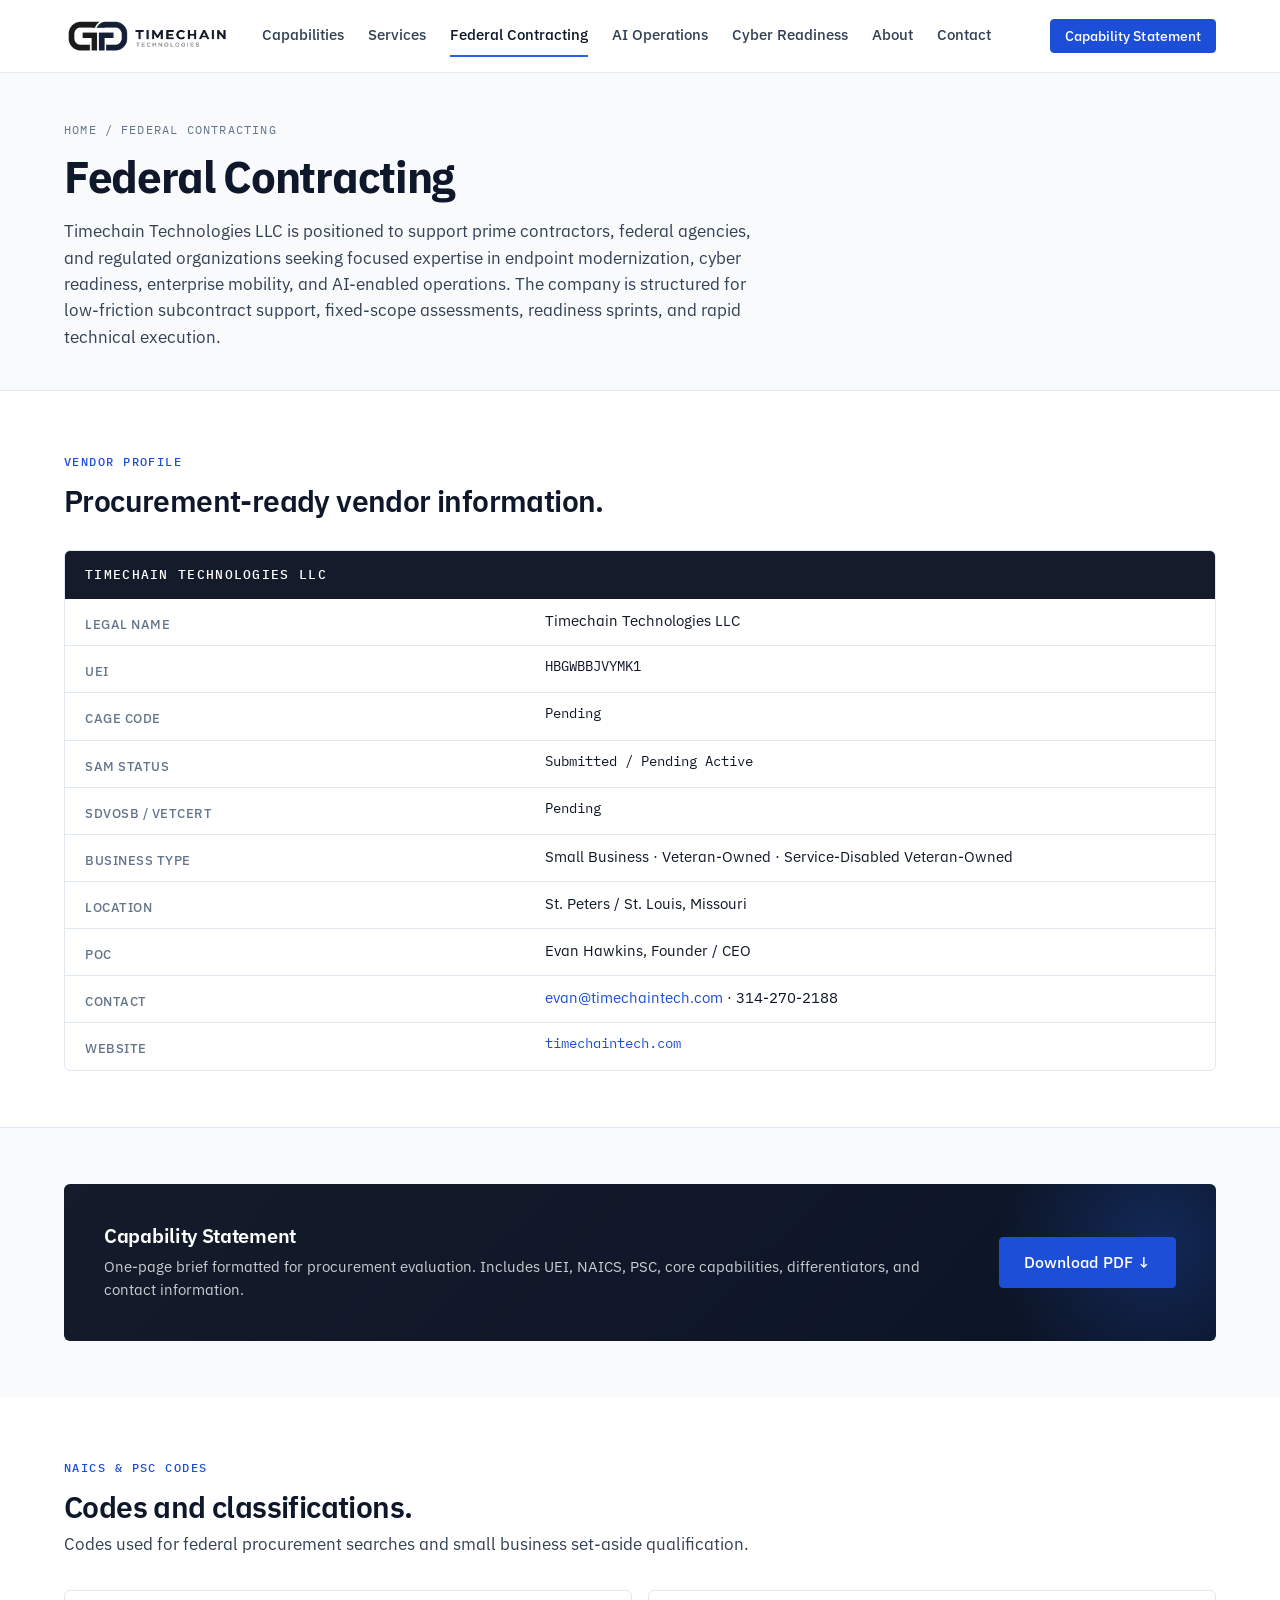
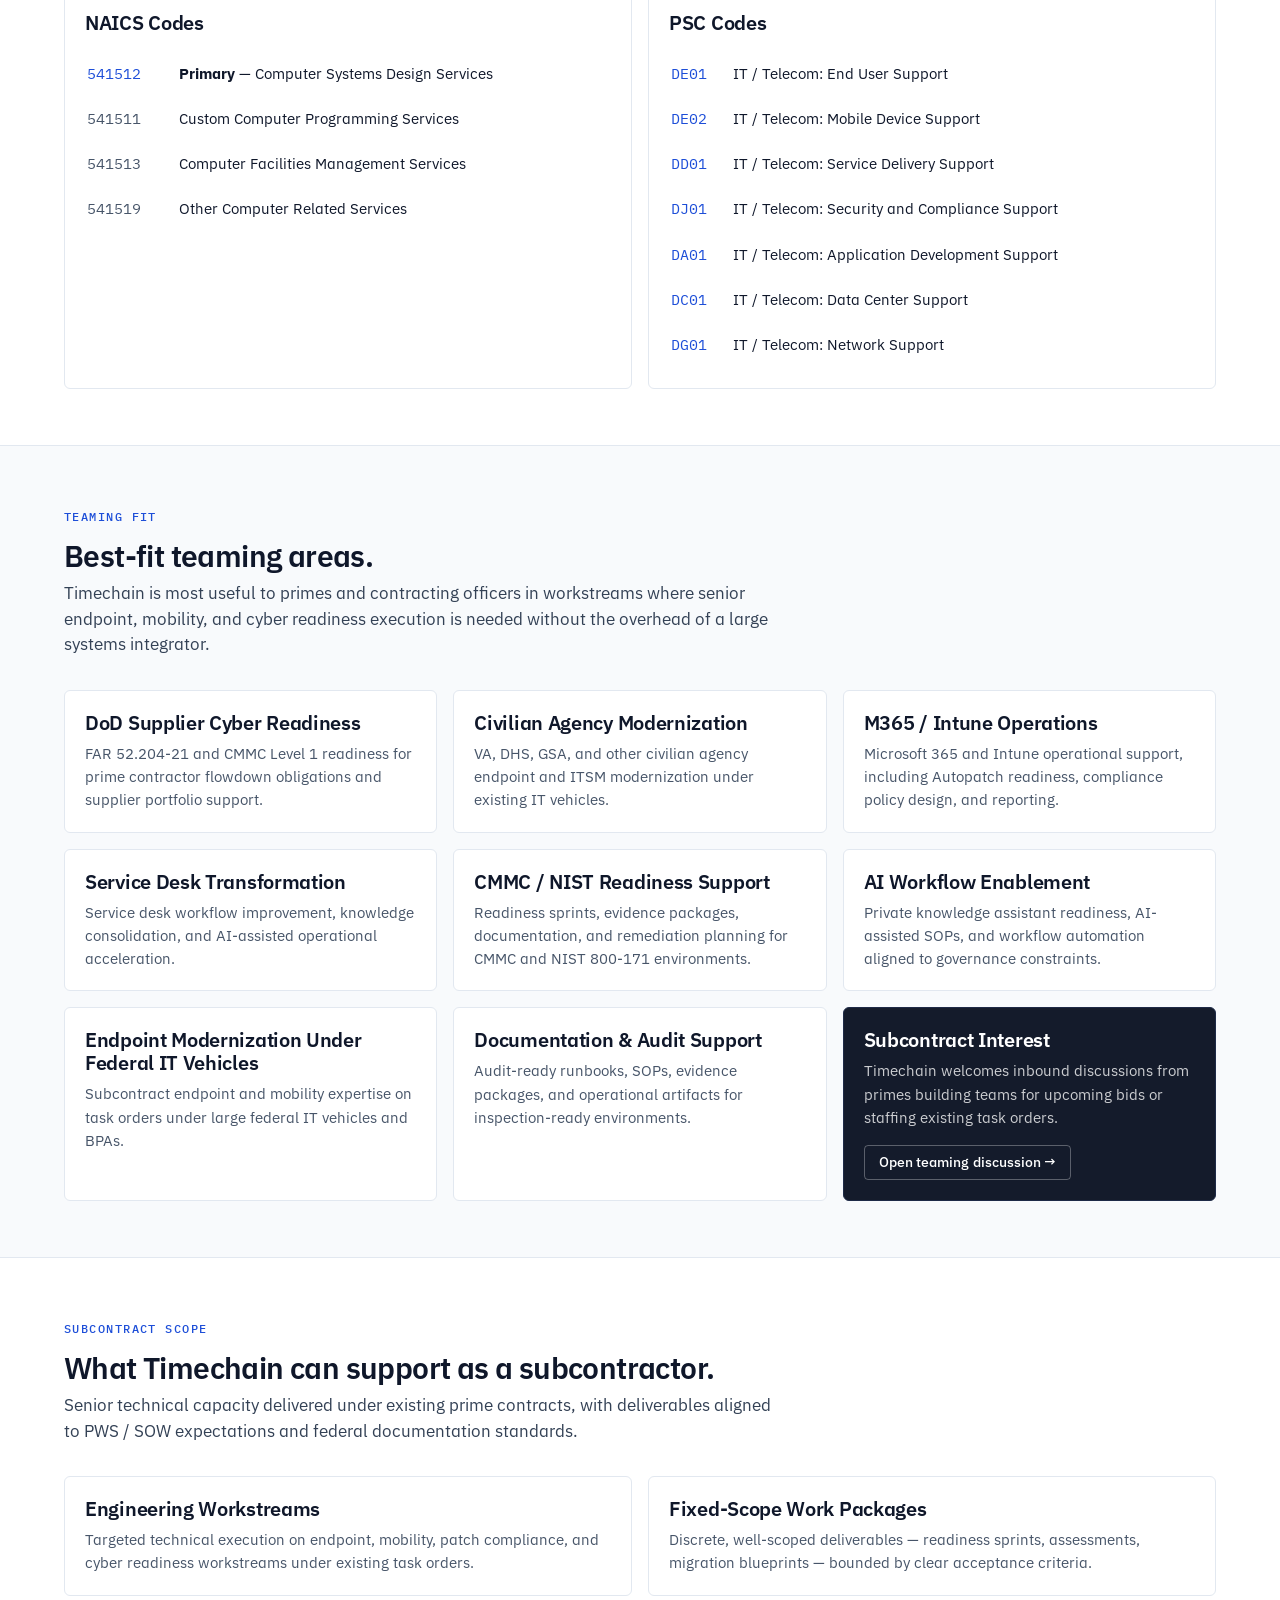
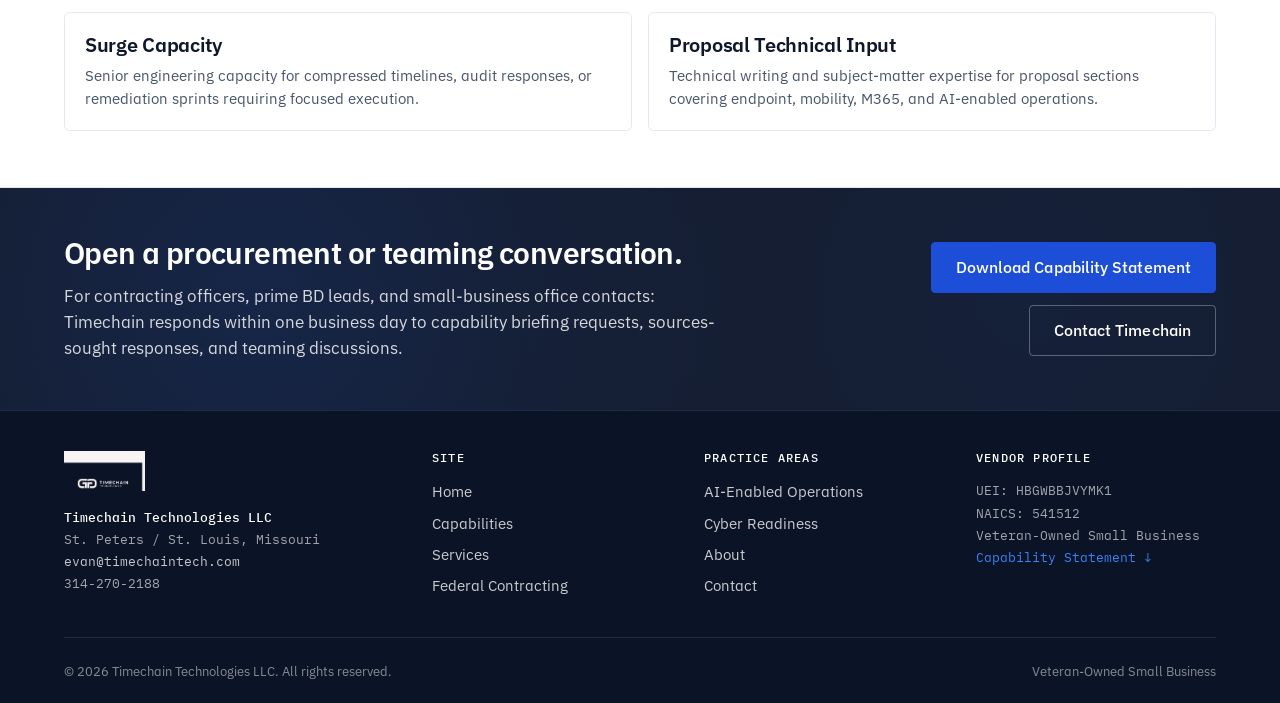
<file: federal-contracting.html>
<!doctype html>
<html lang="en">
<head>
  <meta charset="utf-8">
  <meta name="viewport" content="width=device-width, initial-scale=1">
  <title>Federal Contracting · Timechain Technologies</title>
  <meta name="description" content="Vendor profile, NAICS and PSC codes, teaming fit, and capability statement for Timechain Technologies LLC. Veteran-owned small business, UEI HBGWBBJVYMK1.">
  <meta name="theme-color" content="#141B2B">
  <link rel="icon" type="image/png" href="assets/img/logo-icon.png">
  <link rel="preconnect" href="https://fonts.googleapis.com">
  <link rel="preconnect" href="https://fonts.gstatic.com" crossorigin>
  <link href="https://fonts.googleapis.com/css2?family=IBM+Plex+Mono:wght@400;500&family=IBM+Plex+Sans:wght@400;500;600;700&display=swap" rel="stylesheet">
  <link rel="stylesheet" href="assets/css/site.css">
</head>
<body>

<header class="topbar">
  <div class="container topbar__inner">
    <a href="index.html" class="topbar__brand" aria-label="Timechain Technologies — Home"><img src="assets/img/logo-horizontal.png" alt="Timechain Technologies"></a>
    <nav class="topbar__nav" aria-label="Primary">
      <a href="capabilities.html">Capabilities</a>
      <a href="services.html">Services</a>
      <a href="federal-contracting.html">Federal Contracting</a>
      <a href="ai-operations.html">AI Operations</a>
      <a href="cmmc-cyber-readiness.html">Cyber Readiness</a>
      <a href="about.html">About</a>
      <a href="contact.html">Contact</a>
    </nav>
    <div class="topbar__cta"><a href="assets/pdf/timechain-capability-statement.pdf" class="btn btn--primary btn--sm" download>Capability Statement</a></div>
    <button class="topbar__burger" aria-label="Toggle navigation" aria-expanded="false">☰ Menu</button>
  </div>
</header>

<section class="pagehead">
  <div class="container">
    <div class="pagehead__breadcrumb"><a href="index.html">Home</a><span>/</span>Federal Contracting</div>
    <h1>Federal Contracting</h1>
    <p>Timechain Technologies LLC is positioned to support prime contractors, federal agencies, and regulated organizations seeking focused expertise in endpoint modernization, cyber readiness, enterprise mobility, and AI-enabled operations. The company is structured for low-friction subcontract support, fixed-scope assessments, readiness sprints, and rapid technical execution.</p>
  </div>
</section>

<section class="section">
  <div class="container">
    <div class="section-head">
      <span class="eyebrow">Vendor profile</span>
      <h2>Procurement-ready vendor information.</h2>
    </div>
    <div class="snapshot">
      <div class="snapshot__title"><span>Timechain Technologies LLC</span></div>
      <table>
        <tr><th>Legal Name</th><td class="t-prose">Timechain Technologies LLC</td></tr>
        <tr><th>UEI</th><td>HBGWBBJVYMK1</td></tr>
        <tr><th>CAGE Code</th><td>Pending</td></tr>
        <tr><th>SAM Status</th><td>Submitted / Pending Active</td></tr>
        <tr><th>SDVOSB / VetCert</th><td>Pending</td></tr>
        <tr><th>Business Type</th><td class="t-prose">Small Business · Veteran-Owned · Service-Disabled Veteran-Owned</td></tr>
        <tr><th>Location</th><td class="t-prose">St. Peters / St. Louis, Missouri</td></tr>
        <tr><th>POC</th><td class="t-prose">Evan Hawkins, Founder / CEO</td></tr>
        <tr><th>Contact</th><td class="t-prose"><a href="mailto:evan@timechaintech.com" class="link">evan@timechaintech.com</a> · 314-270-2188</td></tr>
        <tr><th>Website</th><td><a href="https://timechaintech.com" class="link">timechaintech.com</a></td></tr>
      </table>
    </div>
  </div>
</section>

<section class="section section--subtle section--no-divider">
  <div class="container">
    <div class="capstmt-box">
      <div>
        <h3>Capability Statement</h3>
        <p>One-page brief formatted for procurement evaluation. Includes UEI, NAICS, PSC, core capabilities, differentiators, and contact information.</p>
      </div>
      <div class="capstmt-box__cta">
        <a href="assets/pdf/timechain-capability-statement.pdf" class="btn btn--primary btn--lg" download>Download PDF ↓</a>
      </div>
    </div>
  </div>
</section>

<section class="section">
  <div class="container">
    <div class="section-head">
      <span class="eyebrow">NAICS &amp; PSC codes</span>
      <h2>Codes and classifications.</h2>
      <p class="lead">Codes used for federal procurement searches and small business set-aside qualification.</p>
    </div>
    <div class="cards cards--2">
      <div class="card">
        <h3>NAICS Codes</h3>
        <table style="width: 100%; margin-top: var(--sp-4); font-size: 0.9375rem;">
          <tr style="border-bottom: 1px solid var(--border);"><td style="padding: 0.625rem 0; font-family: var(--ff-mono); color: var(--accent-600); width: 90px;">541512</td><td style="padding: 0.625rem 0;"><strong>Primary</strong> — Computer Systems Design Services</td></tr>
          <tr style="border-bottom: 1px solid var(--border);"><td style="padding: 0.625rem 0; font-family: var(--ff-mono); color: var(--steel-600);">541511</td><td style="padding: 0.625rem 0;">Custom Computer Programming Services</td></tr>
          <tr style="border-bottom: 1px solid var(--border);"><td style="padding: 0.625rem 0; font-family: var(--ff-mono); color: var(--steel-600);">541513</td><td style="padding: 0.625rem 0;">Computer Facilities Management Services</td></tr>
          <tr><td style="padding: 0.625rem 0; font-family: var(--ff-mono); color: var(--steel-600);">541519</td><td style="padding: 0.625rem 0;">Other Computer Related Services</td></tr>
        </table>
      </div>
      <div class="card">
        <h3>PSC Codes</h3>
        <table style="width: 100%; margin-top: var(--sp-4); font-size: 0.9375rem;">
          <tr style="border-bottom: 1px solid var(--border);"><td style="padding: 0.625rem 0; font-family: var(--ff-mono); color: var(--accent-600); width: 60px;">DE01</td><td style="padding: 0.625rem 0;">IT / Telecom: End User Support</td></tr>
          <tr style="border-bottom: 1px solid var(--border);"><td style="padding: 0.625rem 0; font-family: var(--ff-mono); color: var(--accent-600);">DE02</td><td style="padding: 0.625rem 0;">IT / Telecom: Mobile Device Support</td></tr>
          <tr style="border-bottom: 1px solid var(--border);"><td style="padding: 0.625rem 0; font-family: var(--ff-mono); color: var(--accent-600);">DD01</td><td style="padding: 0.625rem 0;">IT / Telecom: Service Delivery Support</td></tr>
          <tr style="border-bottom: 1px solid var(--border);"><td style="padding: 0.625rem 0; font-family: var(--ff-mono); color: var(--accent-600);">DJ01</td><td style="padding: 0.625rem 0;">IT / Telecom: Security and Compliance Support</td></tr>
          <tr style="border-bottom: 1px solid var(--border);"><td style="padding: 0.625rem 0; font-family: var(--ff-mono); color: var(--accent-600);">DA01</td><td style="padding: 0.625rem 0;">IT / Telecom: Application Development Support</td></tr>
          <tr style="border-bottom: 1px solid var(--border);"><td style="padding: 0.625rem 0; font-family: var(--ff-mono); color: var(--accent-600);">DC01</td><td style="padding: 0.625rem 0;">IT / Telecom: Data Center Support</td></tr>
          <tr><td style="padding: 0.625rem 0; font-family: var(--ff-mono); color: var(--accent-600);">DG01</td><td style="padding: 0.625rem 0;">IT / Telecom: Network Support</td></tr>
        </table>
      </div>
    </div>
  </div>
</section>

<section class="section section--subtle">
  <div class="container">
    <div class="section-head">
      <span class="eyebrow">Teaming fit</span>
      <h2>Best-fit teaming areas.</h2>
      <p class="lead">Timechain is most useful to primes and contracting officers in workstreams where senior endpoint, mobility, and cyber readiness execution is needed without the overhead of a large systems integrator.</p>
    </div>
    <div class="cards cards--3">
      <div class="card"><h3>DoD Supplier Cyber Readiness</h3><p>FAR 52.204-21 and CMMC Level 1 readiness for prime contractor flowdown obligations and supplier portfolio support.</p></div>
      <div class="card"><h3>Civilian Agency Modernization</h3><p>VA, DHS, GSA, and other civilian agency endpoint and ITSM modernization under existing IT vehicles.</p></div>
      <div class="card"><h3>M365 / Intune Operations</h3><p>Microsoft 365 and Intune operational support, including Autopatch readiness, compliance policy design, and reporting.</p></div>
      <div class="card"><h3>Service Desk Transformation</h3><p>Service desk workflow improvement, knowledge consolidation, and AI-assisted operational acceleration.</p></div>
      <div class="card"><h3>CMMC / NIST Readiness Support</h3><p>Readiness sprints, evidence packages, documentation, and remediation planning for CMMC and NIST 800-171 environments.</p></div>
      <div class="card"><h3>AI Workflow Enablement</h3><p>Private knowledge assistant readiness, AI-assisted SOPs, and workflow automation aligned to governance constraints.</p></div>
      <div class="card"><h3>Endpoint Modernization Under Federal IT Vehicles</h3><p>Subcontract endpoint and mobility expertise on task orders under large federal IT vehicles and BPAs.</p></div>
      <div class="card"><h3>Documentation &amp; Audit Support</h3><p>Audit-ready runbooks, SOPs, evidence packages, and operational artifacts for inspection-ready environments.</p></div>
      <div class="card card--inverse" style="display: flex; flex-direction: column; justify-content: space-between;">
        <div>
          <h3>Subcontract Interest</h3>
          <p>Timechain welcomes inbound discussions from primes building teams for upcoming bids or staffing existing task orders.</p>
        </div>
        <a href="contact.html?inquiry=teaming" class="btn btn--on-dark btn--sm" style="align-self: flex-start; margin-top: var(--sp-4);">Open teaming discussion →</a>
      </div>
    </div>
  </div>
</section>

<section class="section">
  <div class="container">
    <div class="section-head">
      <span class="eyebrow">Subcontract scope</span>
      <h2>What Timechain can support as a subcontractor.</h2>
      <p class="lead">Senior technical capacity delivered under existing prime contracts, with deliverables aligned to PWS / SOW expectations and federal documentation standards.</p>
    </div>
    <div class="cards cards--2">
      <div class="card">
        <h3>Engineering Workstreams</h3>
        <p>Targeted technical execution on endpoint, mobility, patch compliance, and cyber readiness workstreams under existing task orders.</p>
      </div>
      <div class="card">
        <h3>Fixed-Scope Work Packages</h3>
        <p>Discrete, well-scoped deliverables — readiness sprints, assessments, migration blueprints — bounded by clear acceptance criteria.</p>
      </div>
      <div class="card">
        <h3>Surge Capacity</h3>
        <p>Senior engineering capacity for compressed timelines, audit responses, or remediation sprints requiring focused execution.</p>
      </div>
      <div class="card">
        <h3>Proposal Technical Input</h3>
        <p>Technical writing and subject-matter expertise for proposal sections covering endpoint, mobility, M365, and AI-enabled operations.</p>
      </div>
    </div>
  </div>
</section>

<section class="cta-banner">
  <div class="container cta-banner__inner">
    <div>
      <h2>Open a procurement or teaming conversation.</h2>
      <p>For contracting officers, prime BD leads, and small-business office contacts: Timechain responds within one business day to capability briefing requests, sources-sought responses, and teaming discussions.</p>
    </div>
    <div class="cta-banner__actions">
      <a href="assets/pdf/timechain-capability-statement.pdf" class="btn btn--primary btn--lg" download>Download Capability Statement</a>
      <a href="contact.html" class="btn btn--on-dark btn--lg">Contact Timechain</a>
    </div>
  </div>
</section>

<footer class="footer">
  <div class="container">
    <div class="footer__grid">
      <div>
        <img src="assets/img/logo-horizontal-light.png" alt="Timechain Technologies">
        <div class="footer__meta">
          <strong>Timechain Technologies LLC</strong><br>
          St. Peters / St. Louis, Missouri<br>
          <a href="mailto:evan@timechaintech.com">evan@timechaintech.com</a><br>
          314-270-2188
        </div>
      </div>
      <div><h4>Site</h4><ul>
        <li><a href="index.html">Home</a></li>
        <li><a href="capabilities.html">Capabilities</a></li>
        <li><a href="services.html">Services</a></li>
        <li><a href="federal-contracting.html">Federal Contracting</a></li>
      </ul></div>
      <div><h4>Practice areas</h4><ul>
        <li><a href="ai-operations.html">AI-Enabled Operations</a></li>
        <li><a href="cmmc-cyber-readiness.html">Cyber Readiness</a></li>
        <li><a href="about.html">About</a></li>
        <li><a href="contact.html">Contact</a></li>
      </ul></div>
      <div><h4>Vendor profile</h4><div class="footer__meta">
        UEI: HBGWBBJVYMK1<br>NAICS: 541512<br>Veteran-Owned Small Business<br>        <a href="assets/pdf/timechain-capability-statement.pdf" download style="color: var(--accent-400);">Capability Statement ↓</a>
      </div></div>
    </div>
    <div class="footer__bar"><div>© 2026 Timechain Technologies LLC. All rights reserved.</div><div>Veteran-Owned Small Business</div></div>
  </div>
</footer>

<script src="assets/js/site.js"></script>
</body>
</html>
</file>
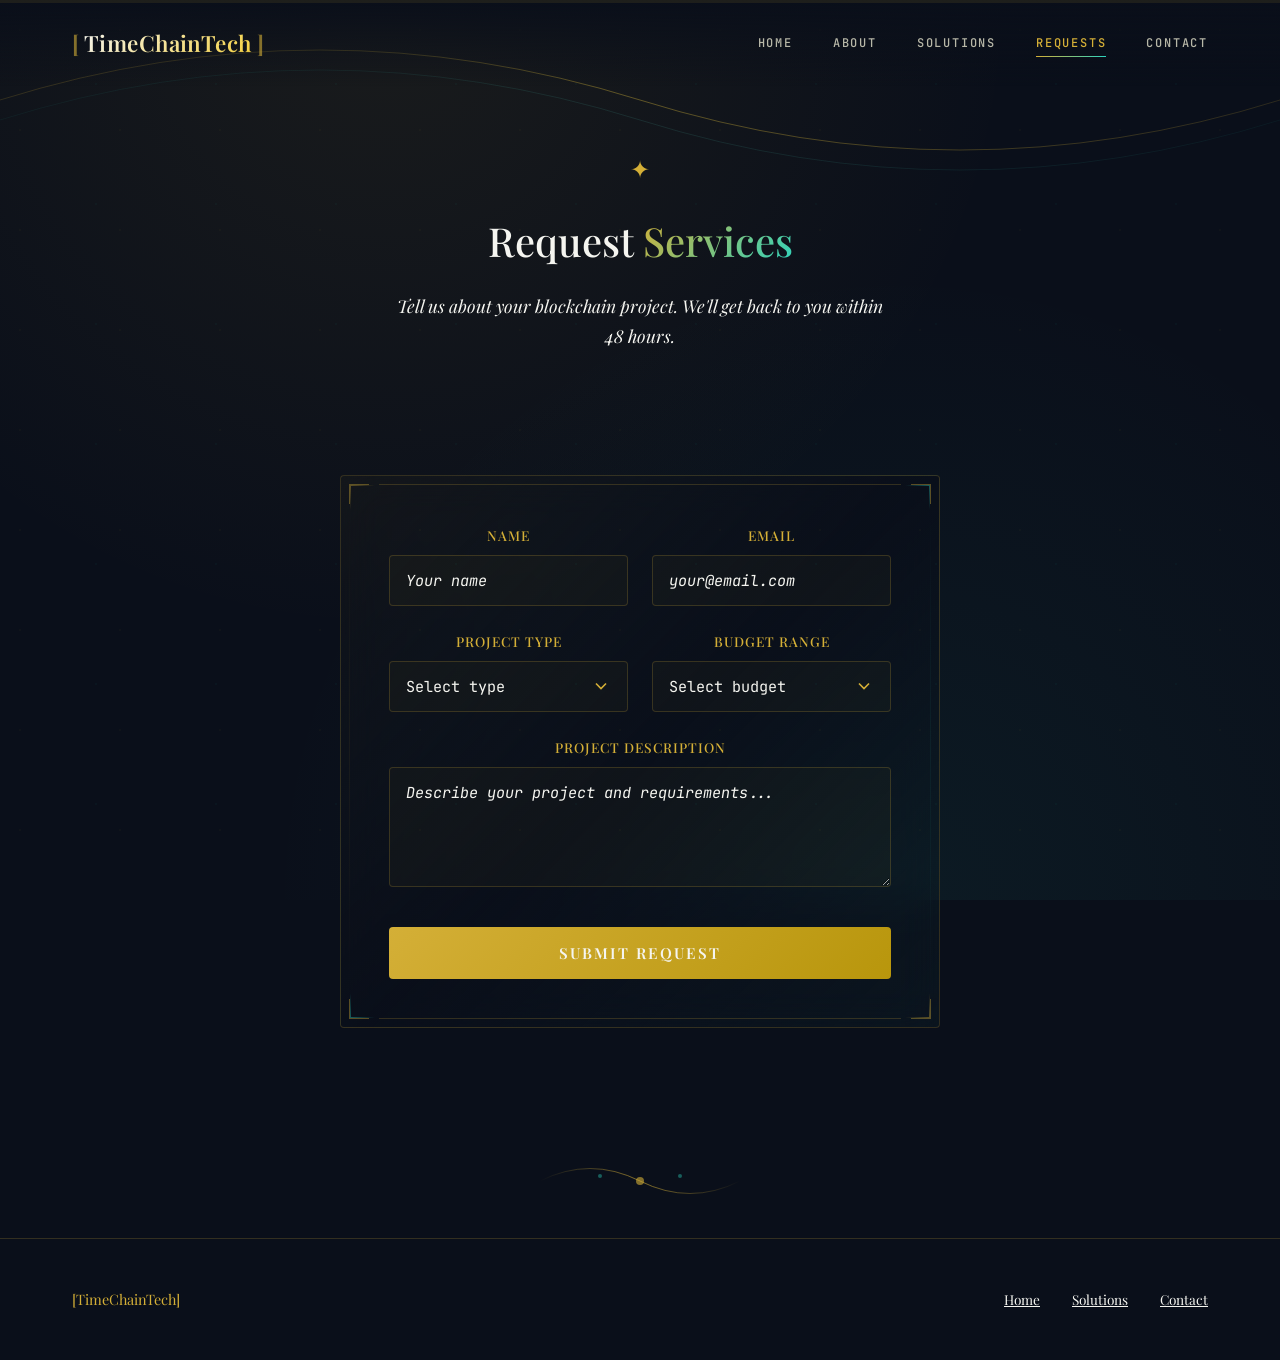
<file: requests.html>
<!DOCTYPE html>
<html lang="en">
<head>
    <meta charset="UTF-8">
    <meta name="viewport" content="width=device-width, initial-scale=1.0">
    <title>Request Services - TimeChainTech</title>
    <link rel="preconnect" href="https://fonts.googleapis.com">
    <link rel="preconnect" href="https://fonts.gstatic.com" crossorigin>
    <link href="https://fonts.googleapis.com/css2?family=Playfair+Display:wght@400;500;600;700&family=JetBrains+Mono:wght@400;500&display=swap" rel="stylesheet">
    <link rel="stylesheet" href="styles.css">
    <style>
        .requests-hero {
            padding: 150px 0 60px;
            text-align: center;
        }

        .requests-hero .section-title {
            margin-bottom: 1rem;
            font-family: 'Playfair Display', serif;
        }

        .hero-flourish {
            display: block;
            font-size: 1.5rem;
            color: var(--gold);
            margin-bottom: 1rem;
            animation: pulse 3s ease-in-out infinite;
        }

        @keyframes pulse {
            0%, 100% { opacity: 0.6; transform: scale(1); }
            50% { opacity: 1; transform: scale(1.1); }
        }

        .hero-tagline {
            color: var(--gray-400);
            font-size: 1.1rem;
            max-width: 500px;
            margin: 0 auto;
            font-family: 'Playfair Display', serif;
            font-style: italic;
        }

        .requests-content {
            padding: 4rem 0 6rem;
        }

        .nouveau-card {
            max-width: 600px;
            margin: 0 auto;
            padding: 3rem;
            background: linear-gradient(135deg, rgba(212, 175, 55, 0.03) 0%, rgba(10, 15, 26, 0.95) 50%, rgba(45, 212, 191, 0.03) 100%);
            border: 1px solid rgba(212, 175, 55, 0.2);
            border-radius: 4px;
            position: relative;
        }

        .nouveau-card:hover {
            border-color: rgba(212, 175, 55, 0.4);
            box-shadow: 0 0 40px rgba(212, 175, 55, 0.1);
        }

        /* Card Frame Styles */
        .card-frame {
            position: absolute;
            inset: 8px;
            pointer-events: none;
        }

        .frame-corner {
            position: absolute;
            width: 20px;
            height: 20px;
            border-color: var(--gold);
            border-style: solid;
            border-width: 0;
            opacity: 0.4;
            transition: opacity 0.3s ease;
        }

        .nouveau-card:hover .frame-corner {
            opacity: 0.7;
        }

        .frame-corner.tl {
            top: 0;
            left: 0;
            border-top-width: 1px;
            border-left-width: 1px;
        }

        .frame-corner.tr {
            top: 0;
            right: 0;
            border-top-width: 1px;
            border-right-width: 1px;
        }

        .frame-corner.bl {
            bottom: 0;
            left: 0;
            border-bottom-width: 1px;
            border-left-width: 1px;
        }

        .frame-corner.br {
            bottom: 0;
            right: 0;
            border-bottom-width: 1px;
            border-right-width: 1px;
        }

        .frame-edge {
            position: absolute;
            background: var(--gold);
            opacity: 0.2;
            transition: opacity 0.3s ease;
        }

        .nouveau-card:hover .frame-edge {
            opacity: 0.4;
        }

        .frame-edge.top,
        .frame-edge.bottom {
            height: 1px;
            width: calc(100% - 60px);
            left: 30px;
        }

        .frame-edge.top {
            top: 0;
        }

        .frame-edge.bottom {
            bottom: 0;
        }

        .frame-edge.left,
        .frame-edge.right {
            width: 1px;
            height: calc(100% - 60px);
            top: 30px;
        }

        .frame-edge.left {
            left: 0;
        }

        .frame-edge.right {
            right: 0;
        }

        .form-group {
            margin-bottom: 1.5rem;
        }

        .form-row {
            display: grid;
            grid-template-columns: 1fr 1fr;
            gap: 1.5rem;
        }

        .form-label {
            display: block;
            font-family: 'Playfair Display', serif;
            font-size: 0.85rem;
            color: var(--gold);
            letter-spacing: 1px;
            text-transform: uppercase;
            margin-bottom: 0.5rem;
            font-weight: 500;
        }

        .form-input,
        .form-select,
        .form-textarea {
            width: 100%;
            padding: 0.875rem 1rem;
            background: rgba(212, 175, 55, 0.03);
            border: 1px solid rgba(212, 175, 55, 0.2);
            border-radius: 4px;
            color: var(--white);
            font-family: var(--font-mono);
            font-size: 0.95rem;
            transition: var(--transition);
        }

        .form-input:focus,
        .form-select:focus,
        .form-textarea:focus {
            outline: none;
            border-color: var(--gold);
            background: rgba(212, 175, 55, 0.06);
            box-shadow: 0 0 20px rgba(212, 175, 55, 0.1);
        }

        .form-input::placeholder,
        .form-textarea::placeholder {
            color: var(--gray-600);
            font-style: italic;
        }

        .form-select {
            appearance: none;
            cursor: pointer;
            background-image: url("data:image/svg+xml,%3Csvg xmlns='http://www.w3.org/2000/svg' width='20' height='20' viewBox='0 0 24 24' fill='none' stroke='%23D4AF37' stroke-width='2'%3E%3Cpolyline points='6 9 12 15 18 9'%3E%3C/polyline%3E%3C/svg%3E");
            background-repeat: no-repeat;
            background-position: right 1rem center;
            padding-right: 2.5rem;
        }

        .form-select option {
            background: var(--gray-800);
            color: var(--white);
        }

        .form-textarea {
            resize: vertical;
            min-height: 120px;
        }

        .form-submit {
            margin-top: 2rem;
        }

        .submit-btn {
            width: 100%;
            padding: 1rem;
            background: linear-gradient(135deg, var(--gold) 0%, #B8960C 100%);
            border: none;
            border-radius: 4px;
            color: var(--black);
            font-family: 'Playfair Display', serif;
            font-size: 0.95rem;
            font-weight: 600;
            letter-spacing: 2px;
            cursor: pointer;
            transition: var(--transition);
            position: relative;
            overflow: hidden;
        }

        .submit-btn::before {
            content: '';
            position: absolute;
            top: 0;
            left: -100%;
            width: 100%;
            height: 100%;
            background: linear-gradient(90deg, transparent, rgba(255,255,255,0.2), transparent);
            transition: left 0.5s ease;
        }

        .submit-btn:hover {
            transform: translateY(-2px);
            box-shadow: 0 10px 30px rgba(212, 175, 55, 0.3);
        }

        .submit-btn:hover::before {
            left: 100%;
        }

        .footer-minimal {
            padding: 3rem 0;
            border-top: 1px solid rgba(212, 175, 55, 0.2);
        }

        .footer-minimal .container {
            display: flex;
            justify-content: space-between;
            align-items: center;
        }

        .footer-logo {
            font-family: 'Playfair Display', serif;
            font-size: 0.9rem;
            color: var(--gold);
        }

        .footer-links-minimal {
            display: flex;
            gap: 2rem;
        }

        .footer-links-minimal a {
            color: var(--gray-500);
            font-size: 0.85rem;
            transition: var(--transition);
            font-family: 'Playfair Display', serif;
        }

        .footer-links-minimal a:hover {
            color: var(--gold);
        }

        /* Footer Ornament */
        .footer-ornament {
            text-align: center;
            padding: 2rem 0;
        }

        .footer-ornament svg {
            width: 200px;
            height: 50px;
        }

        @media (max-width: 640px) {
            .nouveau-card {
                padding: 2rem 1.5rem;
                margin: 0 1rem;
            }

            .form-row {
                grid-template-columns: 1fr;
            }

            .footer-minimal .container {
                flex-direction: column;
                gap: 1.5rem;
                text-align: center;
            }
        }
    </style>
</head>
<body>
    <a href="#main-content" class="skip-link">Skip to main content</a>

    <nav class="nav" role="navigation" aria-label="Main navigation">
        <div class="nav-container">
            <a href="index.html" class="logo" aria-label="TimeChainTech - Home">
                <span class="logo-bracket" aria-hidden="true">[</span>
                <span class="logo-text">TimeChainTech</span>
                <span class="logo-bracket" aria-hidden="true">]</span>
            </a>
            <div class="nav-links" role="menubar">
                <a href="index.html" class="nav-link" role="menuitem">HOME</a>
                <a href="about.html" class="nav-link" role="menuitem">ABOUT</a>
                <a href="solutions.html" class="nav-link" role="menuitem">SOLUTIONS</a>
                <a href="requests.html" class="nav-link active" role="menuitem" aria-current="page">REQUESTS</a>
                <a href="contact.html" class="nav-link" role="menuitem">CONTACT</a>
            </div>
        </div>
    </nav>

    <!-- Art Nouveau Decorative SVG -->
    <svg class="nouveau-decoration" aria-hidden="true" viewBox="0 0 1440 200" preserveAspectRatio="none">
        <path class="nouveau-curve" d="M0,100 Q360,0 720,100 T1440,100" fill="none" stroke="url(#goldGradient)" stroke-width="1"/>
        <path class="nouveau-curve delay" d="M0,120 Q360,20 720,120 T1440,120" fill="none" stroke="url(#tealGradient)" stroke-width="0.5"/>
        <defs>
            <linearGradient id="goldGradient" x1="0%" y1="0%" x2="100%" y2="0%">
                <stop offset="0%" style="stop-color:#D4AF37;stop-opacity:0.3"/>
                <stop offset="50%" style="stop-color:#F4D03F;stop-opacity:0.6"/>
                <stop offset="100%" style="stop-color:#D4AF37;stop-opacity:0.3"/>
            </linearGradient>
            <linearGradient id="tealGradient" x1="0%" y1="0%" x2="100%" y2="0%">
                <stop offset="0%" style="stop-color:#2DD4BF;stop-opacity:0.2"/>
                <stop offset="50%" style="stop-color:#5EEAD4;stop-opacity:0.4"/>
                <stop offset="100%" style="stop-color:#2DD4BF;stop-opacity:0.2"/>
            </linearGradient>
        </defs>
    </svg>

    <main id="main-content" role="main">
        <section class="requests-hero" aria-labelledby="requests-title">
            <div class="container">
                <span class="hero-flourish" aria-hidden="true">✦</span>
                <h1 id="requests-title" class="section-title">Request <span class="gradient-text">Services</span></h1>
                <p class="hero-tagline">Tell us about your blockchain project. We'll get back to you within 48 hours.</p>
            </div>
        </section>

        <section class="requests-content">
            <div class="container">
                <div class="nouveau-card">
                    <div class="card-frame" aria-hidden="true">
                        <span class="frame-corner tl"></span>
                        <span class="frame-corner tr"></span>
                        <span class="frame-corner bl"></span>
                        <span class="frame-corner br"></span>
                        <span class="frame-edge top"></span>
                        <span class="frame-edge bottom"></span>
                        <span class="frame-edge left"></span>
                        <span class="frame-edge right"></span>
                    </div>
                    <form action="#" method="POST" id="projectRequestForm">
                        <div class="form-row">
                            <div class="form-group">
                                <label class="form-label" for="name">Name</label>
                                <input type="text" id="name" name="name" class="form-input" placeholder="Your name" required>
                            </div>
                            <div class="form-group">
                                <label class="form-label" for="email">Email</label>
                                <input type="email" id="email" name="email" class="form-input" placeholder="your@email.com" required>
                            </div>
                        </div>

                        <div class="form-row">
                            <div class="form-group">
                                <label class="form-label" for="projectType">Project Type</label>
                                <select id="projectType" name="projectType" class="form-select" required>
                                    <option value="" disabled selected>Select type</option>
                                    <option value="solana-dapp">Solana DApp</option>
                                    <option value="bitcoin-infrastructure">Bitcoin Infrastructure</option>
                                    <option value="cross-chain">Cross-Chain Solution</option>
                                    <option value="smart-contracts">Smart Contracts</option>
                                    <option value="consulting">Consulting</option>
                                    <option value="other">Other</option>
                                </select>
                            </div>
                            <div class="form-group">
                                <label class="form-label" for="budget">Budget Range</label>
                                <select id="budget" name="budget" class="form-select" required>
                                    <option value="" disabled selected>Select budget</option>
                                    <option value="under-25k">Under $25,000</option>
                                    <option value="25k-50k">$25,000 - $50,000</option>
                                    <option value="50k-100k">$50,000 - $100,000</option>
                                    <option value="100k-plus">$100,000+</option>
                                    <option value="flexible">Flexible</option>
                                </select>
                            </div>
                        </div>

                        <div class="form-group">
                            <label class="form-label" for="description">Project Description</label>
                            <textarea id="description" name="description" class="form-textarea" placeholder="Describe your project and requirements..." required></textarea>
                        </div>

                        <div class="form-submit">
                            <button type="submit" class="submit-btn">SUBMIT REQUEST</button>
                        </div>
                    </form>
                </div>
            </div>
        </section>
    </main>

    <!-- Footer Ornament -->
    <div class="footer-ornament" aria-hidden="true">
        <svg viewBox="0 0 200 50" preserveAspectRatio="xMidYMid meet">
            <path d="M0,25 Q50,0 100,25 T200,25" fill="none" stroke="url(#footerGold)" stroke-width="1"/>
            <circle cx="100" cy="25" r="4" fill="var(--gold)" opacity="0.6"/>
            <circle cx="60" cy="20" r="2" fill="var(--teal)" opacity="0.4"/>
            <circle cx="140" cy="20" r="2" fill="var(--teal)" opacity="0.4"/>
            <defs>
                <linearGradient id="footerGold" x1="0%" y1="0%" x2="100%" y2="0%">
                    <stop offset="0%" style="stop-color:#D4AF37;stop-opacity:0"/>
                    <stop offset="50%" style="stop-color:#D4AF37;stop-opacity:0.6"/>
                    <stop offset="100%" style="stop-color:#D4AF37;stop-opacity:0"/>
                </linearGradient>
            </defs>
        </svg>
    </div>

    <footer class="footer-minimal" role="contentinfo">
        <div class="container">
            <div class="footer-logo">[TimeChainTech]</div>
            <div class="footer-links-minimal">
                <a href="index.html">Home</a>
                <a href="solutions.html">Solutions</a>
                <a href="contact.html">Contact</a>
            </div>
        </div>
    </footer>

    <script src="script.js"></script>
</body>
</html>
</file>
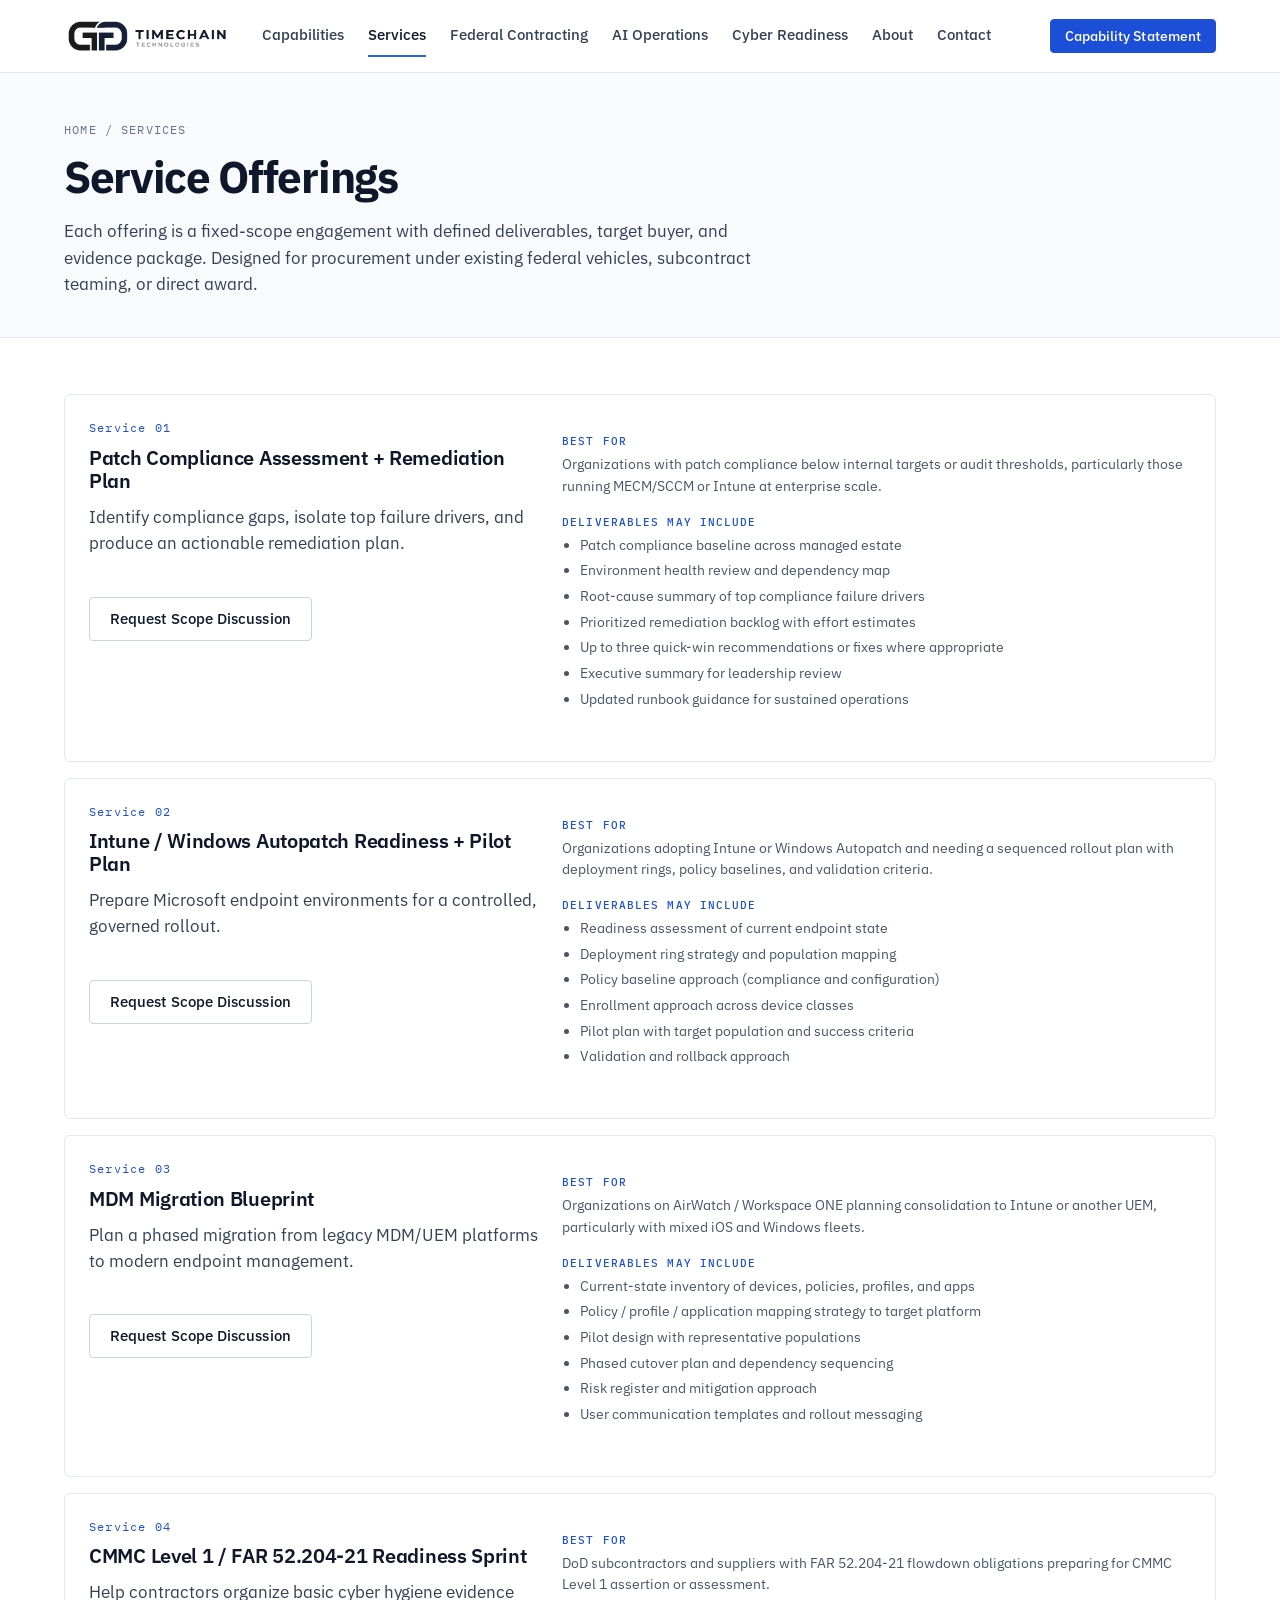
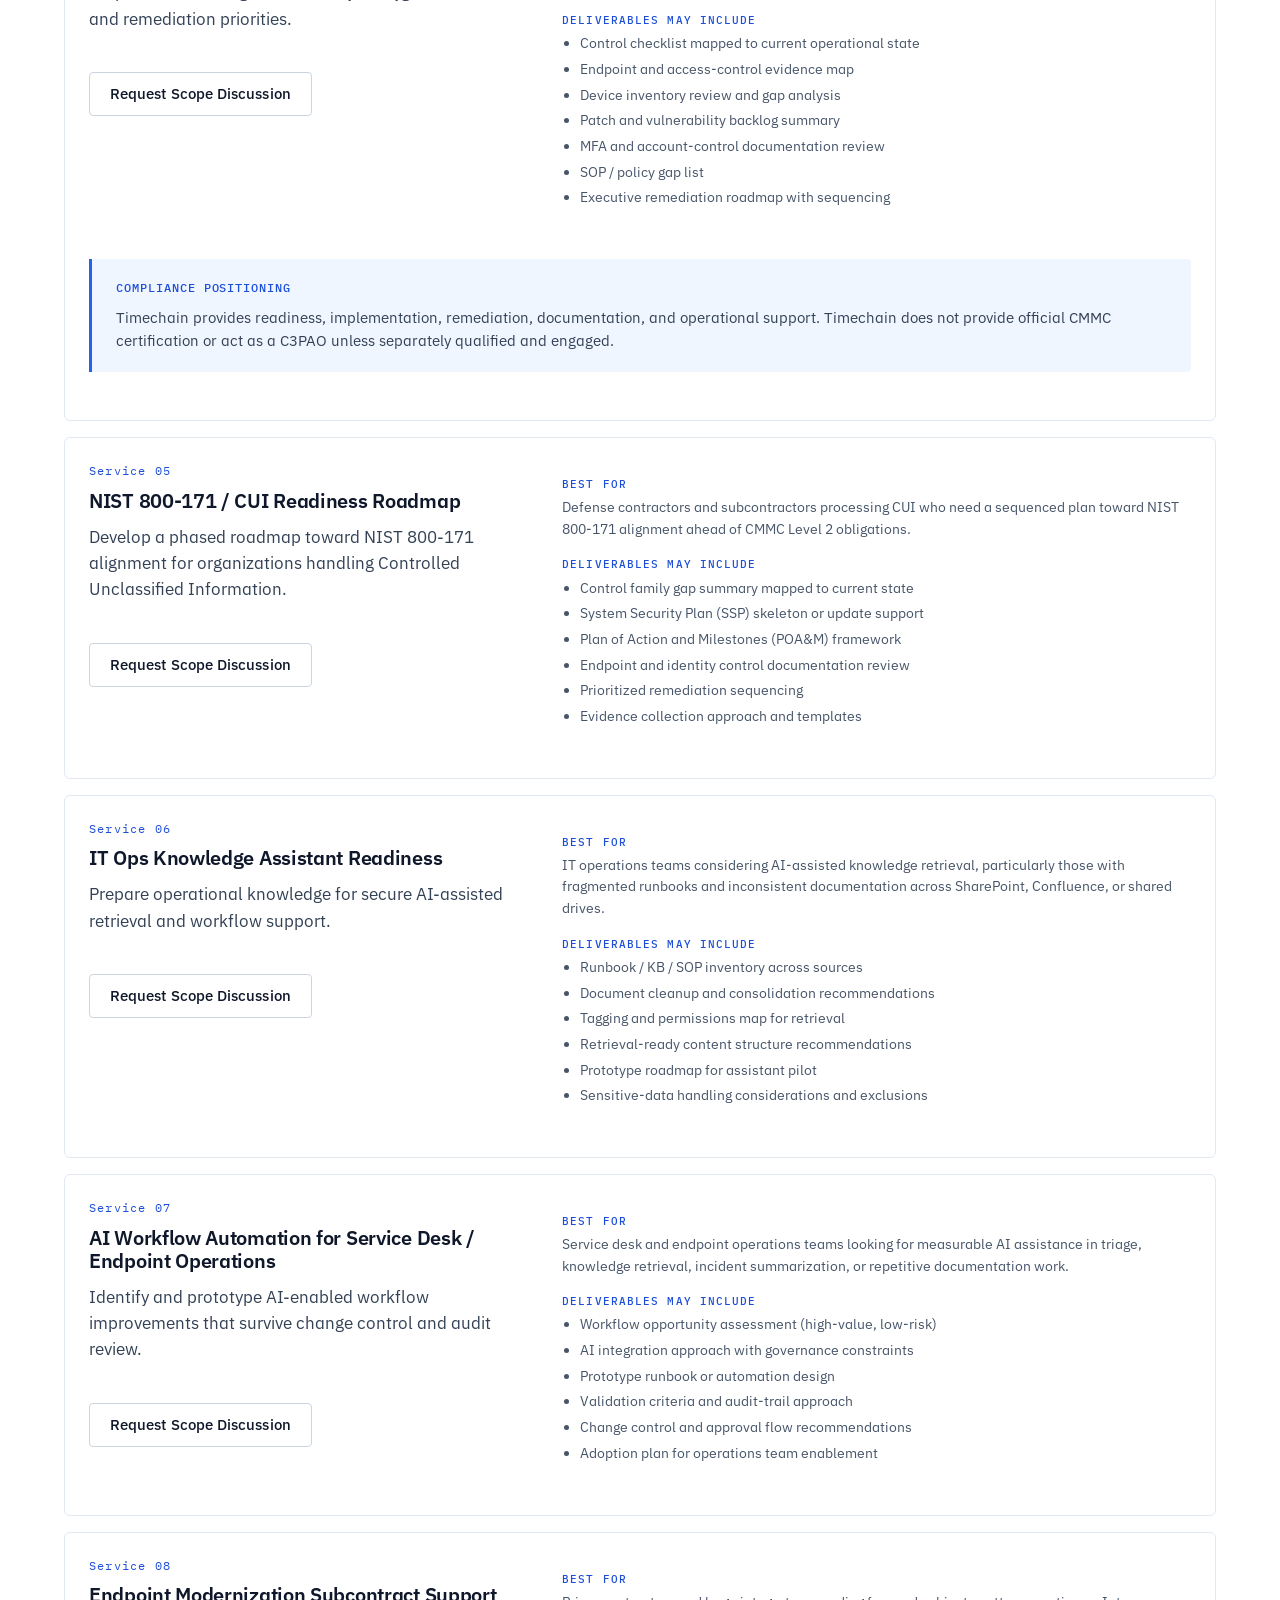
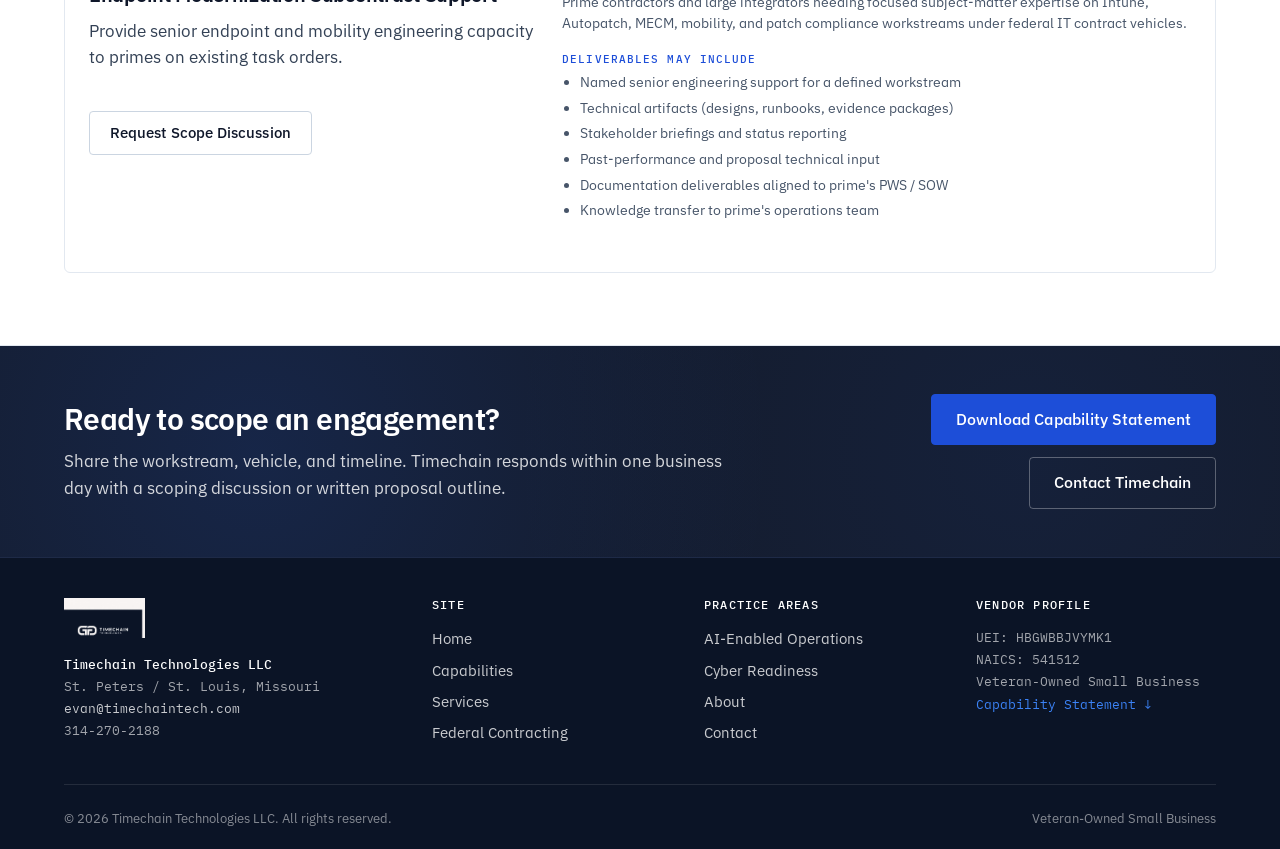
<file: services.html>
<!doctype html>
<html lang="en">
<head>
  <meta charset="utf-8">
  <meta name="viewport" content="width=device-width, initial-scale=1">
  <title>Services · Timechain Technologies</title>
  <meta name="description" content="Fixed-scope service offerings: patch compliance, Intune readiness, MDM migration, CMMC and NIST readiness, AI ops knowledge assistant readiness, and subcontract support.">
  <meta name="theme-color" content="#141B2B">
  <link rel="icon" type="image/png" href="assets/img/logo-icon.png">
  <link rel="preconnect" href="https://fonts.googleapis.com">
  <link rel="preconnect" href="https://fonts.gstatic.com" crossorigin>
  <link href="https://fonts.googleapis.com/css2?family=IBM+Plex+Mono:wght@400;500&family=IBM+Plex+Sans:wght@400;500;600;700&display=swap" rel="stylesheet">
  <link rel="stylesheet" href="assets/css/site.css">
</head>
<body>

<header class="topbar">
  <div class="container topbar__inner">
    <a href="index.html" class="topbar__brand" aria-label="Timechain Technologies — Home"><img src="assets/img/logo-horizontal.png" alt="Timechain Technologies"></a>
    <nav class="topbar__nav" aria-label="Primary">
      <a href="capabilities.html">Capabilities</a>
      <a href="services.html">Services</a>
      <a href="federal-contracting.html">Federal Contracting</a>
      <a href="ai-operations.html">AI Operations</a>
      <a href="cmmc-cyber-readiness.html">Cyber Readiness</a>
      <a href="about.html">About</a>
      <a href="contact.html">Contact</a>
    </nav>
    <div class="topbar__cta"><a href="assets/pdf/timechain-capability-statement.pdf" class="btn btn--primary btn--sm" download>Capability Statement</a></div>
    <button class="topbar__burger" aria-label="Toggle navigation" aria-expanded="false">☰ Menu</button>
  </div>
</header>

<section class="pagehead">
  <div class="container">
    <div class="pagehead__breadcrumb"><a href="index.html">Home</a><span>/</span>Services</div>
    <h1>Service Offerings</h1>
    <p>Each offering is a fixed-scope engagement with defined deliverables, target buyer, and evidence package. Designed for procurement under existing federal vehicles, subcontract teaming, or direct award.</p>
  </div>
</section>

<section class="section">
  <div class="container">

    <article class="offering" id="patch">
      <div>
        <div class="offering__num">Service 01</div>
        <h3>Patch Compliance Assessment + Remediation Plan</h3>
        <p class="offering__outcome">Identify compliance gaps, isolate top failure drivers, and produce an actionable remediation plan.</p>
        <a href="contact.html?service=patch" class="btn btn--secondary offering__cta">Request Scope Discussion</a>
      </div>
      <dl class="offering__meta">
        <dt>Best for</dt>
        <dd>Organizations with patch compliance below internal targets or audit thresholds, particularly those running MECM/SCCM or Intune at enterprise scale.</dd>
        <dt>Deliverables may include</dt>
        <dd>
          <ul>
            <li>Patch compliance baseline across managed estate</li>
            <li>Environment health review and dependency map</li>
            <li>Root-cause summary of top compliance failure drivers</li>
            <li>Prioritized remediation backlog with effort estimates</li>
            <li>Up to three quick-win recommendations or fixes where appropriate</li>
            <li>Executive summary for leadership review</li>
            <li>Updated runbook guidance for sustained operations</li>
          </ul>
        </dd>
      </dl>
    </article>

    <article class="offering" id="autopatch">
      <div>
        <div class="offering__num">Service 02</div>
        <h3>Intune / Windows Autopatch Readiness + Pilot Plan</h3>
        <p class="offering__outcome">Prepare Microsoft endpoint environments for a controlled, governed rollout.</p>
        <a href="contact.html?service=autopatch" class="btn btn--secondary offering__cta">Request Scope Discussion</a>
      </div>
      <dl class="offering__meta">
        <dt>Best for</dt>
        <dd>Organizations adopting Intune or Windows Autopatch and needing a sequenced rollout plan with deployment rings, policy baselines, and validation criteria.</dd>
        <dt>Deliverables may include</dt>
        <dd>
          <ul>
            <li>Readiness assessment of current endpoint state</li>
            <li>Deployment ring strategy and population mapping</li>
            <li>Policy baseline approach (compliance and configuration)</li>
            <li>Enrollment approach across device classes</li>
            <li>Pilot plan with target population and success criteria</li>
            <li>Validation and rollback approach</li>
          </ul>
        </dd>
      </dl>
    </article>

    <article class="offering" id="mdm">
      <div>
        <div class="offering__num">Service 03</div>
        <h3>MDM Migration Blueprint</h3>
        <p class="offering__outcome">Plan a phased migration from legacy MDM/UEM platforms to modern endpoint management.</p>
        <a href="contact.html?service=mdm" class="btn btn--secondary offering__cta">Request Scope Discussion</a>
      </div>
      <dl class="offering__meta">
        <dt>Best for</dt>
        <dd>Organizations on AirWatch / Workspace ONE planning consolidation to Intune or another UEM, particularly with mixed iOS and Windows fleets.</dd>
        <dt>Deliverables may include</dt>
        <dd>
          <ul>
            <li>Current-state inventory of devices, policies, profiles, and apps</li>
            <li>Policy / profile / application mapping strategy to target platform</li>
            <li>Pilot design with representative populations</li>
            <li>Phased cutover plan and dependency sequencing</li>
            <li>Risk register and mitigation approach</li>
            <li>User communication templates and rollout messaging</li>
          </ul>
        </dd>
      </dl>
    </article>

    <article class="offering" id="cmmc-l1">
      <div>
        <div class="offering__num">Service 04</div>
        <h3>CMMC Level 1 / FAR 52.204-21 Readiness Sprint</h3>
        <p class="offering__outcome">Help contractors organize basic cyber hygiene evidence and remediation priorities.</p>
        <a href="contact.html?service=cmmc-l1" class="btn btn--secondary offering__cta">Request Scope Discussion</a>
      </div>
      <dl class="offering__meta">
        <dt>Best for</dt>
        <dd>DoD subcontractors and suppliers with FAR 52.204-21 flowdown obligations preparing for CMMC Level 1 assertion or assessment.</dd>
        <dt>Deliverables may include</dt>
        <dd>
          <ul>
            <li>Control checklist mapped to current operational state</li>
            <li>Endpoint and access-control evidence map</li>
            <li>Device inventory review and gap analysis</li>
            <li>Patch and vulnerability backlog summary</li>
            <li>MFA and account-control documentation review</li>
            <li>SOP / policy gap list</li>
            <li>Executive remediation roadmap with sequencing</li>
          </ul>
        </dd>
      </dl>
      <div class="note" style="grid-column: 1 / -1; margin-top: 0;">
        <div class="note__label">Compliance positioning</div>
        <p>Timechain provides readiness, implementation, remediation, documentation, and operational support. Timechain does not provide official CMMC certification or act as a C3PAO unless separately qualified and engaged.</p>
      </div>
    </article>

    <article class="offering" id="nist">
      <div>
        <div class="offering__num">Service 05</div>
        <h3>NIST 800-171 / CUI Readiness Roadmap</h3>
        <p class="offering__outcome">Develop a phased roadmap toward NIST 800-171 alignment for organizations handling Controlled Unclassified Information.</p>
        <a href="contact.html?service=nist" class="btn btn--secondary offering__cta">Request Scope Discussion</a>
      </div>
      <dl class="offering__meta">
        <dt>Best for</dt>
        <dd>Defense contractors and subcontractors processing CUI who need a sequenced plan toward NIST 800-171 alignment ahead of CMMC Level 2 obligations.</dd>
        <dt>Deliverables may include</dt>
        <dd>
          <ul>
            <li>Control family gap summary mapped to current state</li>
            <li>System Security Plan (SSP) skeleton or update support</li>
            <li>Plan of Action and Milestones (POA&amp;M) framework</li>
            <li>Endpoint and identity control documentation review</li>
            <li>Prioritized remediation sequencing</li>
            <li>Evidence collection approach and templates</li>
          </ul>
        </dd>
      </dl>
    </article>

    <article class="offering" id="ai-readiness">
      <div>
        <div class="offering__num">Service 06</div>
        <h3>IT Ops Knowledge Assistant Readiness</h3>
        <p class="offering__outcome">Prepare operational knowledge for secure AI-assisted retrieval and workflow support.</p>
        <a href="contact.html?service=ai-readiness" class="btn btn--secondary offering__cta">Request Scope Discussion</a>
      </div>
      <dl class="offering__meta">
        <dt>Best for</dt>
        <dd>IT operations teams considering AI-assisted knowledge retrieval, particularly those with fragmented runbooks and inconsistent documentation across SharePoint, Confluence, or shared drives.</dd>
        <dt>Deliverables may include</dt>
        <dd>
          <ul>
            <li>Runbook / KB / SOP inventory across sources</li>
            <li>Document cleanup and consolidation recommendations</li>
            <li>Tagging and permissions map for retrieval</li>
            <li>Retrieval-ready content structure recommendations</li>
            <li>Prototype roadmap for assistant pilot</li>
            <li>Sensitive-data handling considerations and exclusions</li>
          </ul>
        </dd>
      </dl>
    </article>

    <article class="offering" id="ai-automation">
      <div>
        <div class="offering__num">Service 07</div>
        <h3>AI Workflow Automation for Service Desk / Endpoint Operations</h3>
        <p class="offering__outcome">Identify and prototype AI-enabled workflow improvements that survive change control and audit review.</p>
        <a href="contact.html?service=ai-automation" class="btn btn--secondary offering__cta">Request Scope Discussion</a>
      </div>
      <dl class="offering__meta">
        <dt>Best for</dt>
        <dd>Service desk and endpoint operations teams looking for measurable AI assistance in triage, knowledge retrieval, incident summarization, or repetitive documentation work.</dd>
        <dt>Deliverables may include</dt>
        <dd>
          <ul>
            <li>Workflow opportunity assessment (high-value, low-risk)</li>
            <li>AI integration approach with governance constraints</li>
            <li>Prototype runbook or automation design</li>
            <li>Validation criteria and audit-trail approach</li>
            <li>Change control and approval flow recommendations</li>
            <li>Adoption plan for operations team enablement</li>
          </ul>
        </dd>
      </dl>
    </article>

    <article class="offering" id="subcontract">
      <div>
        <div class="offering__num">Service 08</div>
        <h3>Endpoint Modernization Subcontract Support</h3>
        <p class="offering__outcome">Provide senior endpoint and mobility engineering capacity to primes on existing task orders.</p>
        <a href="contact.html?service=subcontract" class="btn btn--secondary offering__cta">Request Scope Discussion</a>
      </div>
      <dl class="offering__meta">
        <dt>Best for</dt>
        <dd>Prime contractors and large integrators needing focused subject-matter expertise on Intune, Autopatch, MECM, mobility, and patch compliance workstreams under federal IT contract vehicles.</dd>
        <dt>Deliverables may include</dt>
        <dd>
          <ul>
            <li>Named senior engineering support for a defined workstream</li>
            <li>Technical artifacts (designs, runbooks, evidence packages)</li>
            <li>Stakeholder briefings and status reporting</li>
            <li>Past-performance and proposal technical input</li>
            <li>Documentation deliverables aligned to prime's PWS / SOW</li>
            <li>Knowledge transfer to prime's operations team</li>
          </ul>
        </dd>
      </dl>
    </article>

  </div>
</section>

<section class="cta-banner">
  <div class="container cta-banner__inner">
    <div>
      <h2>Ready to scope an engagement?</h2>
      <p>Share the workstream, vehicle, and timeline. Timechain responds within one business day with a scoping discussion or written proposal outline.</p>
    </div>
    <div class="cta-banner__actions">
      <a href="assets/pdf/timechain-capability-statement.pdf" class="btn btn--primary btn--lg" download>Download Capability Statement</a>
      <a href="contact.html" class="btn btn--on-dark btn--lg">Contact Timechain</a>
    </div>
  </div>
</section>

<footer class="footer">
  <div class="container">
    <div class="footer__grid">
      <div>
        <img src="assets/img/logo-horizontal-light.png" alt="Timechain Technologies">
        <div class="footer__meta">
          <strong>Timechain Technologies LLC</strong><br>
          St. Peters / St. Louis, Missouri<br>
          <a href="mailto:evan@timechaintech.com">evan@timechaintech.com</a><br>
          314-270-2188
        </div>
      </div>
      <div><h4>Site</h4><ul>
        <li><a href="index.html">Home</a></li>
        <li><a href="capabilities.html">Capabilities</a></li>
        <li><a href="services.html">Services</a></li>
        <li><a href="federal-contracting.html">Federal Contracting</a></li>
      </ul></div>
      <div><h4>Practice areas</h4><ul>
        <li><a href="ai-operations.html">AI-Enabled Operations</a></li>
        <li><a href="cmmc-cyber-readiness.html">Cyber Readiness</a></li>
        <li><a href="about.html">About</a></li>
        <li><a href="contact.html">Contact</a></li>
      </ul></div>
      <div><h4>Vendor profile</h4><div class="footer__meta">
        UEI: HBGWBBJVYMK1<br>NAICS: 541512<br>Veteran-Owned Small Business<br>        <a href="assets/pdf/timechain-capability-statement.pdf" download style="color: var(--accent-400);">Capability Statement ↓</a>
      </div></div>
    </div>
    <div class="footer__bar"><div>© 2026 Timechain Technologies LLC. All rights reserved.</div><div>Veteran-Owned Small Business</div></div>
  </div>
</footer>

<script src="assets/js/site.js"></script>
</body>
</html>
</file>
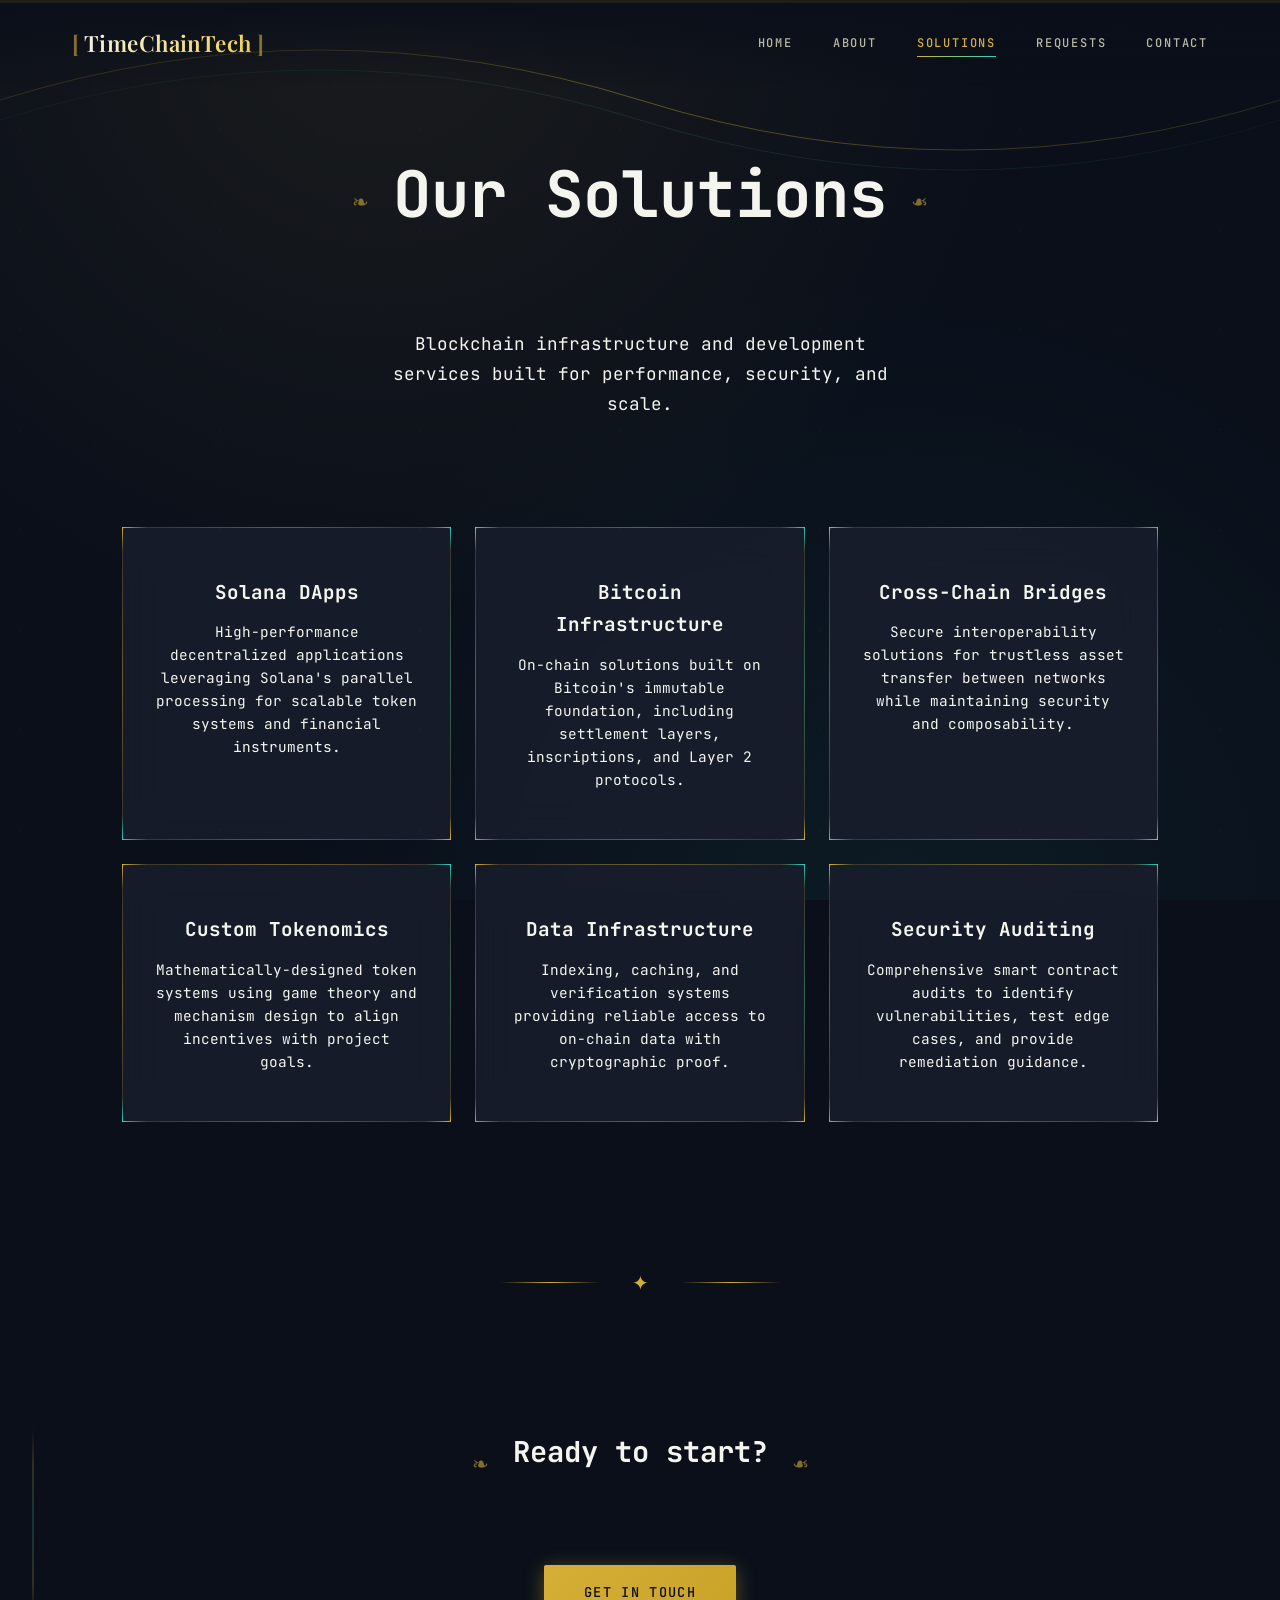
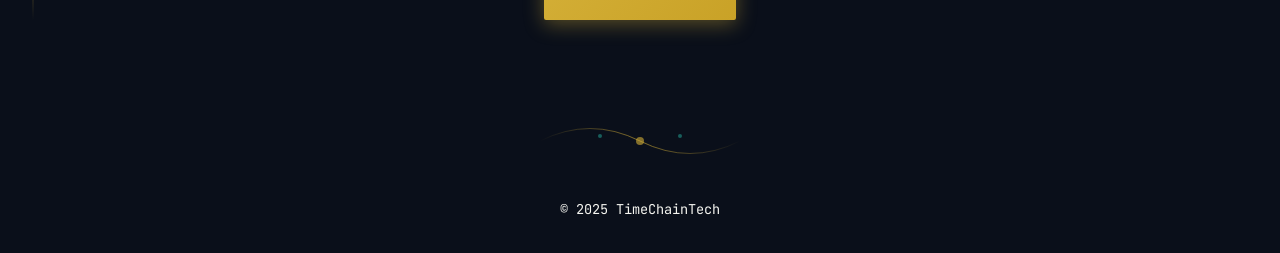
<file: solutions.html>
<!DOCTYPE html>
<html lang="en">
<head>
    <meta charset="UTF-8">
    <meta name="viewport" content="width=device-width, initial-scale=1.0">
    <title>Solutions - TimeChainTech</title>

    <!-- SEO Meta Tags -->
    <meta name="description" content="Explore TimeChainTech's blockchain solutions: Solana DApps, Bitcoin infrastructure, cross-chain bridges, tokenomics design, and smart contract security auditing.">
    <link rel="canonical" href="https://timechaintech.com/solutions">

    <!-- Open Graph / Facebook -->
    <meta property="og:type" content="website">
    <meta property="og:url" content="https://timechaintech.com/solutions">
    <meta property="og:title" content="Solutions - TimeChainTech Blockchain Development">
    <meta property="og:description" content="Explore TimeChainTech's blockchain solutions: Solana DApps, Bitcoin infrastructure, cross-chain bridges, tokenomics design, and smart contract security auditing.">
    <meta property="og:image" content="https://timechaintech.com/og-image.png">

    <!-- Twitter Card -->
    <meta name="twitter:card" content="summary_large_image">
    <meta name="twitter:url" content="https://timechaintech.com/solutions">
    <meta name="twitter:title" content="Solutions - TimeChainTech Blockchain Development">
    <meta name="twitter:description" content="Explore TimeChainTech's blockchain solutions: Solana DApps, Bitcoin infrastructure, cross-chain bridges, tokenomics design, and smart contract security auditing.">
    <meta name="twitter:image" content="https://timechaintech.com/og-image.png">

    <!-- Favicon -->
    <link rel="icon" type="image/svg+xml" href="data:image/svg+xml,%3Csvg xmlns='http://www.w3.org/2000/svg' viewBox='0 0 32 32'%3E%3Crect fill='%231a1a1a' width='32' height='32' rx='6'/%3E%3Crect fill='%23f7931a' x='4' y='4' width='8' height='8' rx='2'/%3E%3Crect fill='%23f7931a' x='20' y='4' width='8' height='8' rx='2'/%3E%3Crect fill='%23f7931a' x='12' y='20' width='8' height='8' rx='2'/%3E%3Cline x1='8' y1='12' x2='8' y2='24' stroke='%23f7931a' stroke-width='2'/%3E%3Cline x1='24' y1='12' x2='24' y2='24' stroke='%23f7931a' stroke-width='2'/%3E%3Cline x1='8' y1='24' x2='12' y2='24' stroke='%23f7931a' stroke-width='2'/%3E%3Cline x1='20' y1='24' x2='24' y2='24' stroke='%23f7931a' stroke-width='2'/%3E%3C/svg%3E">

    <link rel="preconnect" href="https://fonts.googleapis.com">
    <link rel="preconnect" href="https://fonts.gstatic.com" crossorigin>
    <link href="https://fonts.googleapis.com/css2?family=Playfair+Display:wght@400;500;600;700&family=JetBrains+Mono:wght@400;500&display=swap" rel="stylesheet">
    <link rel="stylesheet" href="styles.css">
    <style>
        .hero-section {
            padding: 140px 0 60px;
            text-align: center;
        }

        .hero-section h1 {
            font-family: var(--font-display);
            font-size: clamp(2.5rem, 6vw, 4rem);
            margin-bottom: 1rem;
        }

        .hero-tagline {
            color: var(--gray-400);
            font-size: 1.1rem;
            max-width: 500px;
            margin: 0 auto;
        }

        .solutions-grid {
            display: grid;
            grid-template-columns: repeat(auto-fit, minmax(320px, 1fr));
            gap: 1.5rem;
            padding: 3rem 2rem 5rem;
            max-width: 1100px;
            margin: 0 auto;
        }

        .nouveau-card h2 {
            font-size: 1.2rem;
            margin-bottom: 0.75rem;
        }

        .nouveau-card p {
            color: var(--gray-400);
            font-size: 0.9rem;
            line-height: 1.6;
        }

        .cta-section {
            padding: 4rem 2rem;
            text-align: center;
            border-top: 1px solid var(--gray-800);
        }

        .cta-section h2 {
            font-family: var(--font-display);
            font-size: 1.8rem;
            margin-bottom: 1.5rem;
        }

        footer {
            padding: 2rem;
            text-align: center;
            border-top: 1px solid var(--gray-800);
        }

        footer p {
            color: var(--gray-500);
            font-size: 0.85rem;
        }

        @media (max-width: 768px) {
            .solutions-grid {
                grid-template-columns: 1fr;
            }
        }
    </style>
</head>
<body>
    <a href="#main-content" class="skip-link">Skip to main content</a>

    <nav class="nav" role="navigation" aria-label="Main navigation">
        <div class="nav-container">
            <a href="index.html" class="logo" aria-label="TimeChainTech - Home">
                <span class="logo-bracket" aria-hidden="true">[</span>
                <span class="logo-text">TimeChainTech</span>
                <span class="logo-bracket" aria-hidden="true">]</span>
            </a>
            <div class="nav-links" role="menubar">
                <a href="index.html" class="nav-link" role="menuitem">HOME</a>
                <a href="about.html" class="nav-link" role="menuitem">ABOUT</a>
                <a href="solutions.html" class="nav-link active" role="menuitem" aria-current="page">SOLUTIONS</a>
                <a href="requests.html" class="nav-link" role="menuitem">REQUESTS</a>
                <a href="contact.html" class="nav-link" role="menuitem">CONTACT</a>
            </div>
        </div>
    </nav>

    <!-- Art Nouveau Decorative SVG -->
    <svg class="nouveau-decoration" aria-hidden="true" viewBox="0 0 1440 200" preserveAspectRatio="none">
        <path class="nouveau-curve" d="M0,100 Q360,0 720,100 T1440,100" fill="none" stroke="url(#goldGradient)" stroke-width="1"/>
        <path class="nouveau-curve delay" d="M0,120 Q360,20 720,120 T1440,120" fill="none" stroke="url(#tealGradient)" stroke-width="0.5"/>
        <defs>
            <linearGradient id="goldGradient" x1="0%" y1="0%" x2="100%" y2="0%">
                <stop offset="0%" style="stop-color:#D4AF37;stop-opacity:0.3"/>
                <stop offset="50%" style="stop-color:#F4D03F;stop-opacity:0.6"/>
                <stop offset="100%" style="stop-color:#D4AF37;stop-opacity:0.3"/>
            </linearGradient>
            <linearGradient id="tealGradient" x1="0%" y1="0%" x2="100%" y2="0%">
                <stop offset="0%" style="stop-color:#2DD4BF;stop-opacity:0.2"/>
                <stop offset="50%" style="stop-color:#5EEAD4;stop-opacity:0.4"/>
                <stop offset="100%" style="stop-color:#2DD4BF;stop-opacity:0.2"/>
            </linearGradient>
        </defs>
    </svg>

    <main id="main-content" role="main">
        <section class="hero-section" aria-labelledby="solutions-title">
            <div class="container">
                <div class="section-header">
                    <span class="section-flourish" aria-hidden="true">&#10087;</span>
                    <h1 id="solutions-title">Our Solutions</h1>
                    <span class="section-flourish flipped" aria-hidden="true">&#10087;</span>
                </div>
                <p class="hero-tagline">Blockchain infrastructure and development services built for performance, security, and scale.</p>
            </div>
        </section>

        <section class="solutions-grid" role="list" aria-label="Our solutions">
            <article class="nouveau-card" role="listitem">
                <div class="card-frame" aria-hidden="true">
                    <span class="frame-corner tl"></span>
                    <span class="frame-corner tr"></span>
                    <span class="frame-corner bl"></span>
                    <span class="frame-corner br"></span>
                    <span class="frame-edge top"></span>
                    <span class="frame-edge bottom"></span>
                    <span class="frame-edge left"></span>
                    <span class="frame-edge right"></span>
                </div>
                <h2>Solana DApps</h2>
                <p>High-performance decentralized applications leveraging Solana's parallel processing for scalable token systems and financial instruments.</p>
            </article>

            <article class="nouveau-card" role="listitem">
                <div class="card-frame" aria-hidden="true">
                    <span class="frame-corner tl"></span>
                    <span class="frame-corner tr"></span>
                    <span class="frame-corner bl"></span>
                    <span class="frame-corner br"></span>
                    <span class="frame-edge top"></span>
                    <span class="frame-edge bottom"></span>
                    <span class="frame-edge left"></span>
                    <span class="frame-edge right"></span>
                </div>
                <h2>Bitcoin Infrastructure</h2>
                <p>On-chain solutions built on Bitcoin's immutable foundation, including settlement layers, inscriptions, and Layer 2 protocols.</p>
            </article>

            <article class="nouveau-card" role="listitem">
                <div class="card-frame" aria-hidden="true">
                    <span class="frame-corner tl"></span>
                    <span class="frame-corner tr"></span>
                    <span class="frame-corner bl"></span>
                    <span class="frame-corner br"></span>
                    <span class="frame-edge top"></span>
                    <span class="frame-edge bottom"></span>
                    <span class="frame-edge left"></span>
                    <span class="frame-edge right"></span>
                </div>
                <h2>Cross-Chain Bridges</h2>
                <p>Secure interoperability solutions for trustless asset transfer between networks while maintaining security and composability.</p>
            </article>

            <article class="nouveau-card" role="listitem">
                <div class="card-frame" aria-hidden="true">
                    <span class="frame-corner tl"></span>
                    <span class="frame-corner tr"></span>
                    <span class="frame-corner bl"></span>
                    <span class="frame-corner br"></span>
                    <span class="frame-edge top"></span>
                    <span class="frame-edge bottom"></span>
                    <span class="frame-edge left"></span>
                    <span class="frame-edge right"></span>
                </div>
                <h2>Custom Tokenomics</h2>
                <p>Mathematically-designed token systems using game theory and mechanism design to align incentives with project goals.</p>
            </article>

            <article class="nouveau-card" role="listitem">
                <div class="card-frame" aria-hidden="true">
                    <span class="frame-corner tl"></span>
                    <span class="frame-corner tr"></span>
                    <span class="frame-corner bl"></span>
                    <span class="frame-corner br"></span>
                    <span class="frame-edge top"></span>
                    <span class="frame-edge bottom"></span>
                    <span class="frame-edge left"></span>
                    <span class="frame-edge right"></span>
                </div>
                <h2>Data Infrastructure</h2>
                <p>Indexing, caching, and verification systems providing reliable access to on-chain data with cryptographic proof.</p>
            </article>

            <article class="nouveau-card" role="listitem">
                <div class="card-frame" aria-hidden="true">
                    <span class="frame-corner tl"></span>
                    <span class="frame-corner tr"></span>
                    <span class="frame-corner bl"></span>
                    <span class="frame-corner br"></span>
                    <span class="frame-edge top"></span>
                    <span class="frame-edge bottom"></span>
                    <span class="frame-edge left"></span>
                    <span class="frame-edge right"></span>
                </div>
                <h2>Security Auditing</h2>
                <p>Comprehensive smart contract audits to identify vulnerabilities, test edge cases, and provide remediation guidance.</p>
            </article>
        </section>

        <!-- Ornate Divider -->
        <div class="ornate-divider" aria-hidden="true">
            <span class="divider-line"></span>
            <span class="divider-ornament">&#10022;</span>
            <span class="divider-line"></span>
        </div>

        <section class="cta-section" aria-labelledby="cta-title">
            <div class="section-header">
                <span class="section-flourish" aria-hidden="true">&#10087;</span>
                <h2 id="cta-title">Ready to start?</h2>
                <span class="section-flourish flipped" aria-hidden="true">&#10087;</span>
            </div>
            <a href="contact.html" class="btn btn-primary">Get in Touch</a>
        </section>
    </main>

    <!-- Footer Ornament -->
    <div class="footer-ornament" aria-hidden="true">
        <svg viewBox="0 0 200 50" preserveAspectRatio="xMidYMid meet">
            <path d="M0,25 Q50,0 100,25 T200,25" fill="none" stroke="url(#footerGold)" stroke-width="1"/>
            <circle cx="100" cy="25" r="4" fill="var(--gold)" opacity="0.6"/>
            <circle cx="60" cy="20" r="2" fill="var(--teal)" opacity="0.4"/>
            <circle cx="140" cy="20" r="2" fill="var(--teal)" opacity="0.4"/>
            <defs>
                <linearGradient id="footerGold" x1="0%" y1="0%" x2="100%" y2="0%">
                    <stop offset="0%" style="stop-color:#D4AF37;stop-opacity:0"/>
                    <stop offset="50%" style="stop-color:#D4AF37;stop-opacity:0.6"/>
                    <stop offset="100%" style="stop-color:#D4AF37;stop-opacity:0"/>
                </linearGradient>
            </defs>
        </svg>
    </div>

    <footer role="contentinfo" aria-label="Site footer">
        <p>&copy; 2025 TimeChainTech</p>
    </footer>

    <script src="script.js"></script>
</body>
</html>
</file>
<file: assets/css/site.css>
/* =========================================================================
   Timechain Technologies — site.css
   Refined institutional design system. Federal-appropriate, restrained.
   ========================================================================= */

/* ---------- Reset + base ---------- */
*, *::before, *::after { box-sizing: border-box; }
html { -webkit-text-size-adjust: 100%; scroll-behavior: smooth; }
body { margin: 0; }
img, svg { display: block; max-width: 100%; height: auto; }
button { font: inherit; cursor: pointer; }
a { color: inherit; text-decoration: none; }

/* ---------- Design tokens ---------- */
:root {
  /* Brand */
  --navy-900: #0B1426;
  --navy-800: #141B2B;       /* logo panel */
  --navy-700: #1E2A47;
  --navy-600: #2A3960;

  --charcoal: #1A1A1A;
  --ink-900:  #0F172A;

  /* Neutrals */
  --steel-700: #334155;
  --steel-600: #475569;       /* body */
  --steel-500: #64748B;
  --steel-400: #94A3B8;
  --steel-300: #CBD5E1;
  --steel-200: #E2E8F0;       /* borders */
  --steel-100: #F1F5F9;
  --steel-50:  #F8FAFC;

  --paper:     #FAFBFC;
  --white:     #FFFFFF;

  /* Accent — controlled electric blue */
  --accent-600: #1D4ED8;
  --accent-500: #2563EB;
  --accent-400: #3B82F6;
  --accent-tint: #EFF6FF;

  /* Semantic */
  --bg:           var(--white);
  --bg-subtle:    var(--steel-50);
  --bg-inverse:   var(--navy-800);
  --text:         var(--ink-900);
  --text-muted:   var(--steel-600);
  --text-soft:    var(--steel-500);
  --text-inverse: var(--white);
  --border:       var(--steel-200);
  --border-strong:var(--steel-300);

  /* Typography */
  --ff-sans: 'IBM Plex Sans', -apple-system, BlinkMacSystemFont, 'Segoe UI', Roboto, 'Helvetica Neue', Arial, sans-serif;
  --ff-mono: 'IBM Plex Mono', ui-monospace, SFMono-Regular, 'Cascadia Mono', 'Roboto Mono', Menlo, Consolas, monospace;

  /* Spacing scale (4px base) */
  --sp-1: 0.25rem;
  --sp-2: 0.5rem;
  --sp-3: 0.75rem;
  --sp-4: 1rem;
  --sp-5: 1.25rem;
  --sp-6: 1.5rem;
  --sp-8: 2rem;
  --sp-10: 2.5rem;
  --sp-12: 3rem;
  --sp-16: 4rem;
  --sp-20: 5rem;
  --sp-24: 6rem;

  /* Layout */
  --container-max: 1200px;
  --container-pad: 1.5rem;
  --section-py: 3.5rem;

  /* Effects */
  --shadow-sm: 0 1px 2px rgba(15, 23, 42, 0.04), 0 1px 1px rgba(15, 23, 42, 0.02);
  --shadow-md: 0 4px 12px rgba(15, 23, 42, 0.06), 0 1px 2px rgba(15, 23, 42, 0.04);
  --shadow-lg: 0 10px 30px rgba(15, 23, 42, 0.08), 0 4px 8px rgba(15, 23, 42, 0.04);

  --radius-sm: 2px;
  --radius:    4px;
  --radius-lg: 6px;
}

/* ---------- Body baseline ---------- */
body {
  font-family: var(--ff-sans);
  font-size: 17px;
  line-height: 1.55;
  color: var(--text);
  background: var(--bg);
  font-feature-settings: "ss01", "cv02", "cv11";
  -webkit-font-smoothing: antialiased;
  -moz-osx-font-smoothing: grayscale;
}

/* ---------- Typography ---------- */
h1, h2, h3, h4, h5 {
  margin: 0 0 var(--sp-4);
  color: var(--ink-900);
  font-weight: 600;
  letter-spacing: -0.02em;
  line-height: 1.15;
}
h1 { font-size: clamp(1.75rem, 4vw, 2.75rem); font-weight: 700; letter-spacing: -0.03em; }
h2 { font-size: clamp(1.5rem, 2.5vw, 1.875rem); }
h3 { font-size: 1.25rem; letter-spacing: -0.015em; }
h4 { font-size: 1.0625rem; }
h5 { font-size: 0.9375rem; }
p  { margin: 0 0 var(--sp-3); color: var(--text-muted); }
p.lead { font-size: 1.0625rem; line-height: 1.5; color: var(--steel-700); }

a.link {
  color: var(--accent-600);
  border-bottom: 1px solid transparent;
  transition: border-color 120ms ease;
}
a.link:hover { border-color: var(--accent-500); }

ul, ol { margin: 0 0 var(--sp-4); padding-left: 1.25rem; color: var(--text-muted); }
ul li, ol li { margin-bottom: var(--sp-2); }

/* Eyebrow label */
.eyebrow {
  display: inline-block;
  font-family: var(--ff-mono);
  font-size: 0.75rem;
  font-weight: 500;
  letter-spacing: 0.12em;
  text-transform: uppercase;
  color: var(--accent-600);
  margin-bottom: var(--sp-3);
}
.eyebrow--muted { color: var(--steel-500); }

/* Mono text utility */
.mono { font-family: var(--ff-mono); font-size: 0.875em; letter-spacing: -0.01em; }

/* ---------- Layout ---------- */
.container {
  width: 100%;
  max-width: var(--container-max);
  margin: 0 auto;
  padding: 0 var(--container-pad);
}
.container--narrow { max-width: 880px; }

.section {
  padding: var(--section-py) 0;
  border-bottom: 1px solid var(--border);
}
.section--tight { padding: 3rem 0; }
.section--subtle { background: var(--bg-subtle); }
.section--ink { background: var(--navy-800); color: var(--text-inverse); }
.section--ink h1, .section--ink h2, .section--ink h3 { color: var(--white); }
.section--ink p { color: rgba(255, 255, 255, 0.78); }
.section--no-divider { border-bottom: none; }

.section-head { max-width: 720px; margin-bottom: var(--sp-8); }
.section-head--centered { text-align: center; margin-left: auto; margin-right: auto; }
.section-head h2 { margin-bottom: var(--sp-2); }

/* ---------- Top navigation ---------- */
.topbar {
  position: sticky;
  top: 0;
  z-index: 100;
  background: rgba(255, 255, 255, 0.92);
  backdrop-filter: saturate(180%) blur(10px);
  -webkit-backdrop-filter: saturate(180%) blur(10px);
  border-bottom: 1px solid var(--border);
}
.topbar__inner {
  display: flex;
  align-items: center;
  justify-content: space-between;
  gap: var(--sp-8);
  height: 72px;
}
.topbar__brand {
  display: flex;
  align-items: center;
  gap: var(--sp-3);
  flex-shrink: 0;
}
.topbar__brand img { height: 38px; width: auto; }
.topbar__nav {
  display: flex;
  align-items: center;
  gap: var(--sp-6);
}
.topbar__nav a {
  font-size: 0.9375rem;
  font-weight: 500;
  color: var(--steel-700);
  padding: var(--sp-2) 0;
  border-bottom: 2px solid transparent;
  transition: color 120ms ease, border-color 120ms ease;
}
.topbar__nav a:hover,
.topbar__nav a.is-current {
  color: var(--ink-900);
  border-bottom-color: var(--accent-500);
}
.topbar__cta { margin-left: auto; }
.topbar__burger {
  display: none;
  background: none;
  border: 1px solid var(--border);
  border-radius: var(--radius);
  padding: 0.5rem 0.75rem;
  color: var(--ink-900);
  font-weight: 500;
}

@media (max-width: 960px) {
  .topbar__nav, .topbar__cta { display: none; }
  .topbar__burger { display: inline-block; }
  .topbar.is-open .topbar__nav {
    display: flex;
    flex-direction: column;
    align-items: flex-start;
    position: absolute;
    top: 72px; left: 0; right: 0;
    background: var(--white);
    padding: var(--sp-4) var(--container-pad) var(--sp-6);
    border-bottom: 1px solid var(--border);
    gap: var(--sp-2);
  }
  .topbar.is-open .topbar__nav a {
    width: 100%;
    padding: var(--sp-3) 0;
    border-bottom: 1px solid var(--border);
  }
  .topbar.is-open .topbar__cta {
    display: block;
    margin: var(--sp-4) var(--container-pad) 0;
    padding-bottom: var(--sp-4);
  }
}

/* ---------- Buttons ---------- */
.btn {
  display: inline-flex;
  align-items: center;
  gap: var(--sp-2);
  padding: 0.75rem 1.25rem;
  font-family: var(--ff-sans);
  font-size: 0.9375rem;
  font-weight: 500;
  letter-spacing: 0.005em;
  line-height: 1.2;
  border-radius: var(--radius);
  border: 1px solid transparent;
  transition: background 140ms ease, border-color 140ms ease, color 140ms ease, transform 100ms ease;
  white-space: nowrap;
  cursor: pointer;
}
.btn:active { transform: translateY(1px); }

.btn--primary {
  background: var(--accent-600);
  color: var(--white);
  border-color: var(--accent-600);
}
.btn--primary:hover { background: var(--navy-800); border-color: var(--navy-800); }

.btn--secondary {
  background: transparent;
  color: var(--ink-900);
  border-color: var(--border-strong);
}
.btn--secondary:hover { border-color: var(--ink-900); background: var(--bg-subtle); }

.btn--ghost {
  background: transparent;
  color: var(--accent-600);
  border-color: transparent;
  padding-left: 0; padding-right: 0;
}
.btn--ghost:hover { color: var(--navy-800); }
.btn--ghost::after { content: "→"; transition: transform 140ms ease; }
.btn--ghost:hover::after { transform: translateX(3px); }

.btn--on-dark {
  border-color: rgba(255, 255, 255, 0.3);
  color: var(--white);
}
.btn--on-dark:hover { background: var(--white); color: var(--navy-800); border-color: var(--white); }

.btn--sm { padding: 0.5rem 0.875rem; font-size: 0.875rem; }
.btn--lg { padding: 0.9375rem 1.5rem; font-size: 1rem; }

.btn-group { display: flex; flex-wrap: wrap; gap: var(--sp-3); }

/* ---------- Badges ---------- */
.badge {
  display: inline-flex;
  align-items: center;
  gap: var(--sp-2);
  padding: 0.375rem 0.75rem;
  font-family: var(--ff-mono);
  font-size: 0.75rem;
  font-weight: 500;
  letter-spacing: 0.04em;
  color: var(--steel-700);
  background: var(--white);
  border: 1px solid var(--border);
  border-radius: var(--radius-sm);
}
.badge--accent {
  color: var(--accent-600);
  background: var(--accent-tint);
  border-color: rgba(37, 99, 235, 0.18);
}
.badge--inverse {
  background: rgba(255, 255, 255, 0.06);
  border-color: rgba(255, 255, 255, 0.18);
  color: rgba(255, 255, 255, 0.92);
}
.badge--dot::before {
  content: "";
  display: inline-block;
  width: 6px; height: 6px;
  border-radius: 50%;
  background: var(--accent-500);
}

.badge-row {
  display: flex;
  flex-wrap: wrap;
  gap: var(--sp-2);
}

/* ---------- Hero ---------- */
.hero {
  position: relative;
  padding: 3.5rem 0 3rem;
  background: linear-gradient(180deg, var(--white) 0%, var(--steel-50) 100%);
  overflow: hidden;
  border-bottom: 1px solid var(--border);
}
.hero__grid {
  display: grid;
  grid-template-columns: 1.15fr 1fr;
  gap: var(--sp-10);
  align-items: center;
}
.hero h1 { margin-bottom: var(--sp-4); }
.hero .lead { margin-bottom: var(--sp-5); }
.hero__badges { margin-bottom: var(--sp-5); }
.hero__cta { margin-bottom: var(--sp-5); }
.hero__meta {
  display: flex;
  gap: var(--sp-5);
  flex-wrap: wrap;
  padding-top: var(--sp-4);
  border-top: 1px solid var(--border);
  font-size: 0.875rem;
  color: var(--steel-500);
}
.hero__meta strong { color: var(--ink-900); font-weight: 600; }

.hero__visual {
  position: relative;
  aspect-ratio: 5 / 3.7;
  background: var(--white);
  border: 1px solid var(--border);
  border-radius: var(--radius-lg);
  padding: var(--sp-4);
  box-shadow: var(--shadow-lg);
}

@media (max-width: 960px) {
  .hero { padding: 2.5rem 0 2rem; }
  .hero__grid { grid-template-columns: 1fr; gap: var(--sp-8); }
  .hero__visual { aspect-ratio: 6 / 5; }
}

/* ---------- Trust strip ---------- */
.trust-strip {
  padding: 1.25rem 0;
  background: var(--navy-800);
  color: rgba(255, 255, 255, 0.86);
  border-bottom: 1px solid var(--navy-700);
}
.trust-strip__items {
  display: flex;
  flex-wrap: wrap;
  justify-content: center;
  gap: var(--sp-2) var(--sp-6);
  font-family: var(--ff-mono);
  font-size: 0.8125rem;
  letter-spacing: 0.08em;
  text-transform: uppercase;
}
.trust-strip__items span { white-space: nowrap; }
.trust-strip__items span + span::before {
  content: "·";
  margin-right: var(--sp-6);
  color: var(--accent-400);
  font-family: var(--ff-sans);
  font-weight: 700;
}
@media (max-width: 720px) {
  .trust-strip__items span + span::before { display: none; }
}

/* ---------- Cards ---------- */
.cards {
  display: grid;
  gap: var(--sp-4);
}
.cards--2 { grid-template-columns: repeat(2, minmax(0, 1fr)); }
.cards--3 { grid-template-columns: repeat(3, minmax(0, 1fr)); }
.cards--4 { grid-template-columns: repeat(4, minmax(0, 1fr)); }
.cards--5 { grid-template-columns: repeat(5, minmax(0, 1fr)); }
.cards--6 { grid-template-columns: repeat(6, minmax(0, 1fr)); }

@media (max-width: 1024px) {
  .cards--4, .cards--5, .cards--6 { grid-template-columns: repeat(3, minmax(0, 1fr)); }
}
@media (max-width: 800px) {
  .cards--3, .cards--4, .cards--5, .cards--6 { grid-template-columns: repeat(2, minmax(0, 1fr)); }
}
@media (max-width: 560px) {
  .cards--2, .cards--3, .cards--4, .cards--5, .cards--6 { grid-template-columns: 1fr; }
}

.card {
  background: var(--white);
  border: 1px solid var(--border);
  border-radius: var(--radius-lg);
  padding: var(--sp-5);
  transition: border-color 160ms ease, transform 160ms ease, box-shadow 160ms ease;
}
.card:hover {
  border-color: var(--border-strong);
  transform: translateY(-2px);
  box-shadow: var(--shadow-md);
}
.card__num {
  font-family: var(--ff-mono);
  font-size: 0.75rem;
  letter-spacing: 0.1em;
  color: var(--accent-600);
  margin-bottom: var(--sp-2);
}
.card h3 { margin-bottom: var(--sp-2); }
.card p { margin-bottom: 0; font-size: 0.9375rem; }

.card--subtle { background: var(--bg-subtle); border-color: var(--border); }
.card--inverse {
  background: var(--navy-800);
  border-color: var(--navy-700);
  color: var(--white);
}
.card--inverse h3 { color: var(--white); }
.card--inverse p { color: rgba(255, 255, 255, 0.78); }
.card--inverse:hover { border-color: var(--navy-600); }

.card--accent-line { border-top: 3px solid var(--accent-500); border-top-left-radius: 0; border-top-right-radius: 0; }

/* ---------- Stat blocks ---------- */
.stats {
  display: grid;
  grid-template-columns: repeat(4, minmax(0, 1fr));
  gap: var(--sp-6);
}
@media (max-width: 800px) { .stats { grid-template-columns: repeat(2, 1fr); } }
@media (max-width: 480px) { .stats { grid-template-columns: 1fr; } }

.stat {
  border-left: 2px solid var(--accent-500);
  padding-left: var(--sp-4);
}
.stat__num {
  font-family: var(--ff-mono);
  font-size: 2rem;
  font-weight: 600;
  color: var(--ink-900);
  letter-spacing: -0.02em;
  margin-bottom: var(--sp-1);
  line-height: 1;
}
.stat__label {
  font-size: 0.875rem;
  color: var(--text-muted);
  line-height: 1.4;
}

/* ---------- Vendor snapshot table ---------- */
.snapshot {
  background: var(--white);
  border: 1px solid var(--border);
  border-radius: var(--radius-lg);
  overflow: hidden;
}
.snapshot__title {
  padding: 0.875rem var(--sp-5);
  background: var(--navy-800);
  color: var(--white);
  font-family: var(--ff-mono);
  font-size: 0.8125rem;
  letter-spacing: 0.1em;
  text-transform: uppercase;
  font-weight: 500;
}
.snapshot table {
  width: 100%;
  border-collapse: collapse;
}
.snapshot th, .snapshot td {
  text-align: left;
  padding: 0.625rem var(--sp-5);
  border-bottom: 1px solid var(--border);
  font-size: 0.9375rem;
  vertical-align: top;
}
.snapshot tr:last-child th, .snapshot tr:last-child td { border-bottom: none; }
.snapshot th {
  width: 40%;
  font-weight: 500;
  color: var(--steel-500);
  font-size: 0.8125rem;
  letter-spacing: 0.04em;
  text-transform: uppercase;
  padding-top: 1rem;
}
.snapshot td { color: var(--ink-900); font-family: var(--ff-mono); font-size: 0.875rem; }
.snapshot td.t-prose { font-family: var(--ff-sans); font-size: 0.9375rem; }

@media (max-width: 560px) {
  .snapshot th, .snapshot td { display: block; padding: 0.375rem var(--sp-5); }
  .snapshot th { padding-top: 0.875rem; border-bottom: none; width: auto; }
  .snapshot tr { border-bottom: 1px solid var(--border); display: block; }
  .snapshot tr:last-child { border-bottom: none; }
}

/* ---------- CTA banner ---------- */
.cta-banner {
  background: var(--navy-800);
  color: var(--white);
  padding: var(--sp-12) 0;
  border-bottom: 1px solid var(--navy-700);
  position: relative;
  overflow: hidden;
}
.cta-banner::before {
  content: "";
  position: absolute;
  inset: 0;
  background:
    radial-gradient(circle at 20% 50%, rgba(37, 99, 235, 0.15), transparent 50%),
    radial-gradient(circle at 80% 50%, rgba(37, 99, 235, 0.08), transparent 50%);
  pointer-events: none;
}
.cta-banner__inner {
  display: grid;
  grid-template-columns: 1.5fr 1fr;
  gap: var(--sp-10);
  align-items: center;
  position: relative;
}
.cta-banner h2 { color: var(--white); margin-bottom: var(--sp-3); }
.cta-banner p { color: rgba(255, 255, 255, 0.82); margin-bottom: 0; }
.cta-banner__actions { display: flex; gap: var(--sp-3); flex-wrap: wrap; justify-content: flex-end; }
@media (max-width: 800px) {
  .cta-banner__inner { grid-template-columns: 1fr; }
  .cta-banner__actions { justify-content: flex-start; }
}

/* ---------- Service offering blocks ---------- */
.offering {
  background: var(--white);
  border: 1px solid var(--border);
  border-radius: var(--radius-lg);
  padding: var(--sp-6);
  display: grid;
  grid-template-columns: 1fr 1.4fr;
  gap: var(--sp-6);
  margin-bottom: var(--sp-4);
  transition: border-color 160ms ease, box-shadow 160ms ease;
}
.offering:hover { border-color: var(--border-strong); box-shadow: var(--shadow-md); }
.offering__num {
  font-family: var(--ff-mono);
  font-size: 0.75rem;
  letter-spacing: 0.1em;
  color: var(--accent-600);
  margin-bottom: var(--sp-2);
}
.offering h3 { margin-bottom: var(--sp-3); }
.offering__outcome { font-size: 1.0625rem; color: var(--steel-700); margin-bottom: var(--sp-5); }
.offering__meta { font-size: 0.875rem; }
.offering__meta dt {
  font-family: var(--ff-mono);
  font-size: 0.6875rem;
  letter-spacing: 0.1em;
  text-transform: uppercase;
  color: var(--accent-600);
  margin-top: var(--sp-4);
  margin-bottom: var(--sp-1);
  font-weight: 500;
}
.offering__meta dt:first-child { margin-top: 0; }
.offering__meta dd { margin: 0 0 var(--sp-3); color: var(--text-muted); }
.offering__meta ul { margin: 0 0 var(--sp-3); padding-left: 1.125rem; }
.offering__meta li { margin-bottom: 0.25rem; }
.offering__cta { margin-top: var(--sp-5); }

@media (max-width: 800px) {
  .offering { grid-template-columns: 1fr; gap: var(--sp-5); padding: var(--sp-6); }
}

/* ---------- Capability detail blocks ---------- */
.cap-detail {
  padding: var(--sp-8) 0;
  border-bottom: 1px solid var(--border);
}
.cap-detail:last-child { border-bottom: none; }
.cap-detail__grid {
  display: grid;
  grid-template-columns: 1fr 2fr;
  gap: var(--sp-8);
}
.cap-detail__num {
  font-family: var(--ff-mono);
  font-size: 0.875rem;
  color: var(--accent-600);
  letter-spacing: 0.08em;
  margin-bottom: var(--sp-2);
}
.cap-detail h3 { margin-bottom: var(--sp-2); }
.cap-detail__lead { color: var(--steel-700); }
.cap-detail__list {
  list-style: none;
  padding: 0;
  margin: 0;
  display: grid;
  grid-template-columns: 1fr 1fr;
  gap: var(--sp-3) var(--sp-6);
}
.cap-detail__list li {
  position: relative;
  padding-left: 1.25rem;
  font-size: 0.9375rem;
  color: var(--text-muted);
  margin-bottom: 0;
}
.cap-detail__list li::before {
  content: "";
  position: absolute;
  left: 0; top: 0.6em;
  width: 8px; height: 1px;
  background: var(--accent-500);
}
@media (max-width: 800px) {
  .cap-detail__grid { grid-template-columns: 1fr; gap: var(--sp-5); }
  .cap-detail__list { grid-template-columns: 1fr; }
}

/* ---------- Page header (inner pages) ---------- */
.pagehead {
  padding: 3rem 0 2.5rem;
  background: var(--bg-subtle);
  border-bottom: 1px solid var(--border);
}
.pagehead__breadcrumb {
  font-family: var(--ff-mono);
  font-size: 0.75rem;
  letter-spacing: 0.1em;
  text-transform: uppercase;
  color: var(--steel-500);
  margin-bottom: var(--sp-3);
}
.pagehead__breadcrumb a { color: var(--steel-500); }
.pagehead__breadcrumb a:hover { color: var(--accent-600); }
.pagehead__breadcrumb span { margin: 0 var(--sp-2); }
.pagehead h1 { margin-bottom: var(--sp-4); font-size: clamp(1.75rem, 4vw, 2.75rem); }
.pagehead p { font-size: 1.0625rem; color: var(--steel-700); max-width: 720px; margin-bottom: 0; }

/* ---------- Disclaimer / note blocks ---------- */
.note {
  border-left: 3px solid var(--accent-500);
  background: var(--accent-tint);
  padding: var(--sp-5) var(--sp-6);
  border-radius: 0 var(--radius) var(--radius) 0;
  margin: var(--sp-6) 0;
}
.note__label {
  font-family: var(--ff-mono);
  font-size: 0.75rem;
  letter-spacing: 0.08em;
  text-transform: uppercase;
  color: var(--accent-600);
  font-weight: 500;
  margin-bottom: var(--sp-2);
}
.note p { color: var(--steel-700); margin-bottom: 0; font-size: 0.9375rem; }
.note--warning { border-left-color: #B45309; background: #FEF3C7; }
.note--warning .note__label { color: #92400E; }

/* ---------- "What we don't do" list ---------- */
.exclusions {
  background: var(--bg-subtle);
  border: 1px solid var(--border);
  border-radius: var(--radius-lg);
  padding: var(--sp-8);
}
.exclusions h3 { margin-bottom: var(--sp-4); }
.exclusions ul { list-style: none; padding: 0; margin: 0; }
.exclusions li {
  position: relative;
  padding-left: 1.75rem;
  margin-bottom: var(--sp-3);
  color: var(--steel-700);
  font-size: 0.9375rem;
}
.exclusions li::before {
  content: "×";
  position: absolute;
  left: 0; top: 0;
  width: 1.25rem; height: 1.25rem;
  display: inline-flex;
  align-items: center;
  justify-content: center;
  color: #B45309;
  font-weight: 600;
  font-family: var(--ff-mono);
  font-size: 1.125rem;
  line-height: 1;
}

/* ---------- Capability statement download box ---------- */
.capstmt-box {
  background: linear-gradient(135deg, var(--navy-800), var(--navy-900));
  color: var(--white);
  border-radius: var(--radius-lg);
  padding: var(--sp-10);
  display: grid;
  grid-template-columns: 1fr auto;
  gap: var(--sp-8);
  align-items: center;
  position: relative;
  overflow: hidden;
}
.capstmt-box::before {
  content: "";
  position: absolute;
  right: -100px; top: -100px;
  width: 320px; height: 320px;
  background: radial-gradient(circle, rgba(37, 99, 235, 0.25), transparent 70%);
  pointer-events: none;
}
.capstmt-box h3 { color: var(--white); margin-bottom: var(--sp-2); position: relative; }
.capstmt-box p { color: rgba(255, 255, 255, 0.78); margin-bottom: 0; font-size: 0.9375rem; position: relative; }
.capstmt-box__cta { position: relative; }
@media (max-width: 720px) {
  .capstmt-box { grid-template-columns: 1fr; padding: var(--sp-8); }
}

/* ---------- Contact form ---------- */
.contact-grid {
  display: grid;
  grid-template-columns: 1fr 1.4fr;
  gap: var(--sp-12);
}
@media (max-width: 900px) { .contact-grid { grid-template-columns: 1fr; gap: var(--sp-8); } }

.contact-info dl { margin: 0; }
.contact-info dt {
  font-family: var(--ff-mono);
  font-size: 0.6875rem;
  letter-spacing: 0.1em;
  text-transform: uppercase;
  color: var(--steel-500);
  margin-top: var(--sp-5);
  margin-bottom: var(--sp-1);
}
.contact-info dt:first-child { margin-top: 0; }
.contact-info dd {
  margin: 0;
  color: var(--ink-900);
  font-size: 1rem;
}
.contact-info dd a { color: var(--accent-600); }
.contact-info dd a:hover { color: var(--navy-800); }

.form { display: grid; gap: var(--sp-4); }
.form__row { display: grid; grid-template-columns: 1fr 1fr; gap: var(--sp-4); }
@media (max-width: 600px) { .form__row { grid-template-columns: 1fr; } }
.form__field { display: flex; flex-direction: column; gap: var(--sp-2); }
.form__field label {
  font-size: 0.8125rem;
  font-weight: 500;
  color: var(--steel-700);
  letter-spacing: 0.01em;
}
.form__field input,
.form__field select,
.form__field textarea {
  font: inherit;
  font-size: 0.9375rem;
  padding: 0.75rem 0.875rem;
  border: 1px solid var(--border-strong);
  border-radius: var(--radius);
  background: var(--white);
  color: var(--ink-900);
  transition: border-color 140ms ease, box-shadow 140ms ease;
  width: 100%;
}
.form__field textarea { resize: vertical; min-height: 140px; font-family: var(--ff-sans); }
.form__field input:focus,
.form__field select:focus,
.form__field textarea:focus {
  outline: none;
  border-color: var(--accent-500);
  box-shadow: 0 0 0 3px var(--accent-tint);
}

/* ---------- Footer ---------- */
.footer {
  background: var(--navy-900);
  color: rgba(255, 255, 255, 0.78);
  padding: var(--sp-10) 0 var(--sp-5);
  font-size: 0.9375rem;
}
.footer__grid {
  display: grid;
  grid-template-columns: 1.4fr 1fr 1fr 1fr;
  gap: var(--sp-8);
  margin-bottom: var(--sp-8);
}
@media (max-width: 800px) {
  .footer__grid { grid-template-columns: 1fr 1fr; gap: var(--sp-6); }
}
@media (max-width: 480px) {
  .footer__grid { grid-template-columns: 1fr; }
}
.footer img { height: 40px; width: auto; margin-bottom: var(--sp-4); }
.footer h4 {
  font-family: var(--ff-mono);
  font-size: 0.75rem;
  letter-spacing: 0.1em;
  text-transform: uppercase;
  color: var(--white);
  margin-bottom: var(--sp-4);
  font-weight: 500;
}
.footer ul { list-style: none; padding: 0; margin: 0; }
.footer ul li { margin-bottom: var(--sp-2); }
.footer a { color: rgba(255, 255, 255, 0.78); transition: color 140ms ease; }
.footer a:hover { color: var(--white); }
.footer__meta {
  font-family: var(--ff-mono);
  font-size: 0.8125rem;
  line-height: 1.7;
  color: rgba(255, 255, 255, 0.62);
}
.footer__meta strong { color: var(--white); font-weight: 500; }
.footer__bar {
  border-top: 1px solid rgba(255, 255, 255, 0.1);
  padding-top: var(--sp-6);
  display: flex;
  justify-content: space-between;
  flex-wrap: wrap;
  gap: var(--sp-3);
  font-size: 0.8125rem;
  color: rgba(255, 255, 255, 0.5);
}

/* ---------- Hero visual SVG (endpoint grid) ---------- */
.hero-visual-svg { width: 100%; height: 100%; }
.hero-visual-svg .grid-line { stroke: var(--border); stroke-width: 1; }
.hero-visual-svg .endpoint {
  fill: var(--white);
  stroke: var(--steel-300);
  stroke-width: 1;
}
.hero-visual-svg .endpoint.compliant { stroke: var(--accent-500); fill: var(--accent-tint); }
.hero-visual-svg .endpoint.flagged { stroke: #B45309; fill: #FEF3C7; }
.hero-visual-svg .endpoint-dot { fill: var(--accent-500); }
.hero-visual-svg .label {
  font-family: var(--ff-mono);
  font-size: 9px;
  fill: var(--steel-500);
  letter-spacing: 0.05em;
}
.hero-visual-svg .meter-bar { fill: var(--steel-100); }
.hero-visual-svg .meter-fill { fill: var(--accent-500); }

/* ---------- Founder photo ---------- */
.founder-photo {
  margin: 0 0 var(--sp-4);
  border-radius: var(--radius-lg);
  overflow: hidden;
  border: 1px solid var(--border);
  background: var(--white);
  max-width: 360px;
}
.founder-photo img {
  width: 100%;
  height: auto;
  display: block;
}
.founder-photo figcaption {
  font-family: var(--ff-mono);
  font-size: 0.6875rem;
  letter-spacing: 0.12em;
  text-transform: uppercase;
  color: var(--steel-500);
  padding: var(--sp-3) var(--sp-4);
  background: var(--bg-subtle);
  border-top: 1px solid var(--border);
}

/* ---------- Founder portrait ---------- */
.founder-portrait {
  border: 1px solid var(--border);
  border-radius: var(--radius-lg);
  overflow: hidden;
  margin-bottom: var(--sp-5);
  background: var(--bg-subtle);
  box-shadow: var(--shadow-sm);
}
.founder-portrait img {
  width: 100%;
  height: auto;
  display: block;
}
.founder-portrait__caption {
  padding: 0.75rem var(--sp-4);
  border-top: 1px solid var(--border);
  background: var(--white);
  font-family: var(--ff-mono);
  font-size: 0.6875rem;
  letter-spacing: 0.1em;
  text-transform: uppercase;
  color: var(--steel-500);
  display: flex;
  align-items: center;
  justify-content: space-between;
}
.founder-portrait__caption strong { color: var(--ink-900); font-weight: 500; }

/* ---------- Utility ---------- */
.text-center { text-align: center; }
.mb-0 { margin-bottom: 0; }
.mt-8 { margin-top: var(--sp-8); }
.flex-between { display: flex; justify-content: space-between; align-items: center; gap: var(--sp-4); flex-wrap: wrap; }

/* ---------- Focus visible ---------- */
:focus-visible {
  outline: 2px solid var(--accent-500);
  outline-offset: 2px;
  border-radius: var(--radius-sm);
}

/* ---------- Print ---------- */
@media print {
  .topbar, .footer, .cta-banner, .trust-strip { display: none; }
  body { font-size: 11pt; }
}
</file>
<file: styles.css>
/* ==========================================================================
   TIMECHAINTECH - Elegant Dark Nouveau Design
   Art Nouveau inspired with Gold & Teal accents on Deep Navy
   ========================================================================== */

:root {
    /* Elegant Dark Nouveau Palette */
    --primary-bg: #0a0f1a;
    --secondary-bg: #111827;
    --surface: #1a1f2e;

    /* Gold Accents */
    --gold: #D4AF37;
    --gold-light: #F4D03F;
    --gold-glow: rgba(212, 175, 55, 0.4);

    /* Teal Accents */
    --teal: #2DD4BF;
    --teal-light: #5EEAD4;
    --teal-glow: rgba(45, 212, 191, 0.3);

    /* Text */
    --text-primary: #F5F5F0;
    --text-secondary: #B8B8A8;
    --text-muted: #6B7280;

    /* Glass Effects */
    --glass-bg: rgba(26, 31, 46, 0.8);
    --glass-border: rgba(212, 175, 55, 0.2);
    --glass-border-hover: rgba(212, 175, 55, 0.5);

    /* Typography */
    --font-serif: 'Playfair Display', Georgia, serif;
    --font-mono: 'JetBrains Mono', monospace;

    --transition: all 0.4s cubic-bezier(0.4, 0, 0.2, 1);
}

/* ==========================================================================
   Base Styles
   ========================================================================== */
* {
    margin: 0;
    padding: 0;
    box-sizing: border-box;
}

html {
    scroll-behavior: smooth;
}

body {
    font-family: var(--font-mono);
    font-size: 15px;
    background: var(--primary-bg);
    background-image:
        radial-gradient(ellipse at 30% 0%, rgba(212, 175, 55, 0.08) 0%, transparent 50%),
        radial-gradient(ellipse at 70% 100%, rgba(45, 212, 191, 0.06) 0%, transparent 50%);
    background-attachment: fixed;
    color: var(--text-primary);
    line-height: 1.7;
    overflow-x: hidden;
    min-height: 100vh;
}

.container {
    max-width: 1200px;
    margin: 0 auto;
    padding: 0 2rem;
}

/* ==========================================================================
   Art Nouveau Decorative Elements
   ========================================================================== */
.nouveau-decoration {
    position: fixed;
    top: 0;
    left: 0;
    width: 100%;
    height: 200px;
    pointer-events: none;
    z-index: 1;
    opacity: 0.6;
}

.nouveau-curve {
    animation: curveDrift 20s ease-in-out infinite;
}

.nouveau-curve.delay {
    animation-delay: -10s;
}

@keyframes curveDrift {
    0%, 100% { transform: translateY(0); }
    50% { transform: translateY(10px); }
}

/* Corner Ornaments */
.nouveau-corner {
    position: absolute;
    width: 60px;
    height: 60px;
    pointer-events: none;
    opacity: 0.4;
}

.nouveau-corner::before,
.nouveau-corner::after {
    content: '';
    position: absolute;
    background: linear-gradient(135deg, var(--gold), transparent);
}

.nouveau-corner.top-left {
    top: 20px;
    left: 20px;
}
.nouveau-corner.top-left::before {
    width: 40px;
    height: 1px;
    top: 0;
    left: 0;
}
.nouveau-corner.top-left::after {
    width: 1px;
    height: 40px;
    top: 0;
    left: 0;
}

.nouveau-corner.top-right {
    top: 20px;
    right: 20px;
}
.nouveau-corner.top-right::before {
    width: 40px;
    height: 1px;
    top: 0;
    right: 0;
    background: linear-gradient(-135deg, var(--gold), transparent);
}
.nouveau-corner.top-right::after {
    width: 1px;
    height: 40px;
    top: 0;
    right: 0;
}

.nouveau-corner.bottom-left {
    bottom: 20px;
    left: 20px;
}
.nouveau-corner.bottom-left::before {
    width: 40px;
    height: 1px;
    bottom: 0;
    left: 0;
}
.nouveau-corner.bottom-left::after {
    width: 1px;
    height: 40px;
    bottom: 0;
    left: 0;
}

.nouveau-corner.bottom-right {
    bottom: 20px;
    right: 20px;
}
.nouveau-corner.bottom-right::before {
    width: 40px;
    height: 1px;
    bottom: 0;
    right: 0;
    background: linear-gradient(135deg, transparent, var(--gold));
}
.nouveau-corner.bottom-right::after {
    width: 1px;
    height: 40px;
    bottom: 0;
    right: 0;
}

/* ==========================================================================
   Navigation
   ========================================================================== */
.nav {
    position: fixed;
    top: 0;
    left: 0;
    width: 100%;
    z-index: 1000;
    padding: 1.5rem 0;
    background: linear-gradient(180deg, var(--primary-bg) 0%, transparent 100%);
}

.nav-container {
    max-width: 1200px;
    margin: 0 auto;
    padding: 0 2rem;
    display: flex;
    justify-content: space-between;
    align-items: center;
}

.logo {
    font-family: var(--font-serif);
    font-size: 1.4rem;
    font-weight: 600;
    color: var(--text-primary);
    text-decoration: none;
    letter-spacing: 0.02em;
    transition: var(--transition);
}

.logo:hover {
    color: var(--gold);
}

.logo-bracket {
    color: var(--gold);
    opacity: 0.6;
}

.logo-text {
    background: linear-gradient(135deg, var(--text-primary), var(--gold-light));
    -webkit-background-clip: text;
    -webkit-text-fill-color: transparent;
    background-clip: text;
}

.nav-links {
    display: flex;
    gap: 2.5rem;
}

.nav-link {
    font-family: var(--font-mono);
    font-size: 0.75rem;
    font-weight: 500;
    color: var(--text-secondary);
    text-decoration: none;
    letter-spacing: 0.15em;
    text-transform: uppercase;
    transition: var(--transition);
    position: relative;
}

.nav-link::after {
    content: '';
    position: absolute;
    bottom: -4px;
    left: 0;
    width: 0;
    height: 1px;
    background: linear-gradient(90deg, var(--gold), var(--teal));
    transition: var(--transition);
}

.nav-link:hover,
.nav-link.active {
    color: var(--gold);
}

.nav-link:hover::after,
.nav-link.active::after {
    width: 100%;
}

/* ==========================================================================
   Hero Section
   ========================================================================== */
.hero {
    min-height: 100vh;
    display: flex;
    align-items: center;
    justify-content: center;
    text-align: center;
    position: relative;
    padding: 120px 2rem;
}

.hero::before {
    content: '';
    position: absolute;
    top: 50%;
    left: 50%;
    transform: translate(-50%, -50%);
    width: 600px;
    height: 600px;
    background: radial-gradient(circle, rgba(212, 175, 55, 0.05) 0%, transparent 70%);
    pointer-events: none;
}

.hero-flourish {
    display: block;
    font-size: 1.5rem;
    color: var(--gold);
    margin-bottom: 2rem;
    animation: pulse 3s ease-in-out infinite;
}

@keyframes pulse {
    0%, 100% { opacity: 0.5; transform: scale(1); }
    50% { opacity: 1; transform: scale(1.1); }
}

.hero-title {
    font-family: var(--font-serif);
    font-size: clamp(2.5rem, 6vw, 4.5rem);
    font-weight: 500;
    line-height: 1.1;
    margin-bottom: 1.5rem;
    color: var(--text-primary);
}

.hero-title em {
    font-style: italic;
    background: linear-gradient(135deg, var(--gold), var(--teal));
    -webkit-background-clip: text;
    -webkit-text-fill-color: transparent;
    background-clip: text;
}

.hero-subtitle {
    font-family: var(--font-mono);
    font-size: 1rem;
    color: var(--text-secondary);
    margin-bottom: 3rem;
    letter-spacing: 0.05em;
}

/* ==========================================================================
   Buttons
   ========================================================================== */
.btn {
    display: inline-flex;
    align-items: center;
    gap: 0.75rem;
    font-family: var(--font-mono);
    font-size: 0.85rem;
    font-weight: 500;
    letter-spacing: 0.1em;
    text-transform: uppercase;
    text-decoration: none;
    padding: 1rem 2.5rem;
    border-radius: 2px;
    transition: var(--transition);
    position: relative;
    overflow: hidden;
}

.btn-primary {
    background: linear-gradient(135deg, var(--gold), #C9A227);
    color: var(--primary-bg);
    border: none;
    box-shadow: 0 4px 20px var(--gold-glow);
}

.btn-primary:hover {
    transform: translateY(-2px);
    box-shadow: 0 8px 30px var(--gold-glow);
}

.btn-secondary {
    background: transparent;
    color: var(--gold);
    border: 1px solid var(--glass-border);
}

.btn-secondary:hover {
    border-color: var(--gold);
    box-shadow: 0 0 20px var(--gold-glow);
}

/* ==========================================================================
   Section Styles
   ========================================================================== */
.section-header {
    display: flex;
    align-items: center;
    justify-content: center;
    gap: 1.5rem;
    margin-bottom: 4rem;
}

.section-flourish {
    font-size: 1.25rem;
    color: var(--gold);
    opacity: 0.6;
}

.section-flourish.flipped {
    transform: scaleX(-1);
}

.section-title {
    font-family: var(--font-serif);
    font-size: clamp(1.75rem, 4vw, 2.5rem);
    font-weight: 500;
    color: var(--text-primary);
    text-align: center;
}

/* ==========================================================================
   Value Proposition / Cards
   ========================================================================== */
.value-prop {
    padding: 8rem 0;
    position: relative;
}

.prop-grid {
    display: grid;
    grid-template-columns: repeat(auto-fit, minmax(300px, 1fr));
    gap: 2rem;
}

/* Art Nouveau Card Style */
.nouveau-card,
.glass-card {
    background: var(--glass-bg);
    backdrop-filter: blur(20px);
    -webkit-backdrop-filter: blur(20px);
    border: 1px solid var(--glass-border);
    border-radius: 4px;
    padding: 3rem 2rem;
    text-align: center;
    position: relative;
    transition: var(--transition);
}

.nouveau-card:hover,
.glass-card:hover {
    border-color: var(--glass-border-hover);
    transform: translateY(-4px);
    box-shadow:
        0 20px 40px rgba(0, 0, 0, 0.3),
        0 0 40px var(--gold-glow);
}

/* Card Ornaments */
.card-ornament {
    position: absolute;
    left: 50%;
    transform: translateX(-50%);
    width: 60px;
    height: 20px;
}

.card-ornament.top {
    top: -1px;
}

.card-ornament.bottom {
    bottom: -1px;
}

.card-ornament::before {
    content: '';
    position: absolute;
    left: 50%;
    transform: translateX(-50%);
    width: 40px;
    height: 1px;
    background: linear-gradient(90deg, transparent, var(--gold), transparent);
}

.card-ornament.top::after {
    content: '◆';
    position: absolute;
    left: 50%;
    transform: translateX(-50%);
    top: -6px;
    font-size: 8px;
    color: var(--gold);
    opacity: 0.6;
}

.card-ornament.bottom::after {
    content: '◆';
    position: absolute;
    left: 50%;
    transform: translateX(-50%);
    bottom: -6px;
    font-size: 8px;
    color: var(--gold);
    opacity: 0.6;
}

.prop-title {
    font-family: var(--font-serif);
    font-size: 1.35rem;
    font-weight: 500;
    color: var(--gold-light);
    margin-bottom: 1rem;
}

.prop-text {
    font-size: 0.9rem;
    color: var(--text-secondary);
    line-height: 1.8;
}

/* ==========================================================================
   CTA Section
   ========================================================================== */
.cta-section {
    padding: 8rem 0;
    text-align: center;
    position: relative;
}

.cta-section::before {
    content: '';
    position: absolute;
    top: 0;
    left: 50%;
    transform: translateX(-50%);
    width: 200px;
    height: 1px;
    background: linear-gradient(90deg, transparent, var(--gold), transparent);
}

.cta-flourish {
    display: block;
    font-size: 1.5rem;
    color: var(--teal);
    margin-bottom: 1.5rem;
    opacity: 0.7;
}

.cta-title {
    font-family: var(--font-serif);
    font-size: clamp(1.75rem, 4vw, 2.5rem);
    font-weight: 500;
    color: var(--text-primary);
    margin-bottom: 2rem;
}

/* ==========================================================================
   Footer
   ========================================================================== */
.footer {
    padding: 4rem 0 2rem;
    border-top: 1px solid rgba(212, 175, 55, 0.1);
}

.footer-content {
    display: flex;
    justify-content: space-between;
    align-items: center;
    margin-bottom: 3rem;
}

.footer-logo {
    font-family: var(--font-serif);
    font-size: 1.2rem;
}

.footer-links {
    display: flex;
    gap: 2rem;
}

.footer-links a {
    font-size: 0.8rem;
    color: var(--text-muted);
    text-decoration: none;
    letter-spacing: 0.05em;
    transition: var(--transition);
}

.footer-links a:hover {
    color: var(--gold);
}

.footer-bottom {
    text-align: center;
    padding-top: 2rem;
    border-top: 1px solid rgba(212, 175, 55, 0.05);
}

.footer-bottom p {
    font-size: 0.75rem;
    color: var(--text-muted);
}

/* ==========================================================================
   Accessibility
   ========================================================================== */
.skip-link {
    position: absolute;
    top: -100%;
    left: 50%;
    transform: translateX(-50%);
    background: var(--gold);
    color: var(--primary-bg);
    padding: 1rem 2rem;
    z-index: 9999;
    text-decoration: none;
    font-weight: 600;
}

.skip-link:focus {
    top: 10px;
}

/* Focus States */
*:focus-visible {
    outline: 2px solid var(--gold);
    outline-offset: 2px;
}

/* Reduced Motion */
@media (prefers-reduced-motion: reduce) {
    *,
    *::before,
    *::after {
        animation-duration: 0.01ms !important;
        animation-iteration-count: 1 !important;
        transition-duration: 0.01ms !important;
    }
}

/* ==========================================================================
   Responsive Design
   ========================================================================== */
@media (max-width: 768px) {
    .nav-links {
        display: none;
    }

    .hero-title {
        font-size: 2rem;
    }

    .prop-grid {
        grid-template-columns: 1fr;
    }

    .footer-content {
        flex-direction: column;
        gap: 2rem;
        text-align: center;
    }

    .section-header {
        flex-direction: column;
        gap: 0.5rem;
    }

    .section-flourish {
        display: none;
    }

    .nouveau-corner {
        display: none;
    }

    .wave-divider {
        height: 60px;
        margin-top: -30px;
    }

    .ornate-divider {
        padding: 2rem 0;
    }

    .divider-line {
        width: 50px;
    }

    .value-prop::before,
    .value-prop::after,
    .cta-section::before {
        display: none;
    }

    .btn-primary::before,
    .btn-primary::after {
        display: none;
    }
}

/* ==========================================================================
   Art Nouveau Decorative Elements - Enhanced
   ========================================================================== */

/* Wave Divider */
.wave-divider {
    position: relative;
    height: 120px;
    margin-top: -60px;
    pointer-events: none;
    z-index: 10;
}

.wave-divider svg {
    width: 100%;
    height: 100%;
    display: block;
}

/* Ornate Divider */
.ornate-divider {
    display: flex;
    align-items: center;
    justify-content: center;
    gap: 2rem;
    padding: 4rem 0;
}

.divider-line {
    width: 100px;
    height: 1px;
    background: linear-gradient(90deg, transparent, var(--gold), transparent);
}

.divider-ornament {
    color: var(--gold);
    font-size: 1.25rem;
    animation: sparkle 3s ease-in-out infinite;
}

@keyframes sparkle {
    0%, 100% { opacity: 0.4; transform: scale(1) rotate(0deg); }
    50% { opacity: 1; transform: scale(1.2) rotate(180deg); }
}

/* Footer Ornament */
.footer-ornament {
    display: flex;
    justify-content: center;
    padding: 2rem 0 0;
}

.footer-ornament svg {
    width: 200px;
    height: 50px;
}

/* ==========================================================================
   Art Nouveau Card Frame
   ========================================================================== */
.nouveau-card {
    position: relative;
    overflow: visible;
}

/* Card Frame Container */
.card-frame {
    position: absolute;
    inset: 0;
    pointer-events: none;
    z-index: 1;
}

/* Corner Flourishes */
.frame-corner {
    position: absolute;
    width: 30px;
    height: 30px;
}

.frame-corner::before,
.frame-corner::after {
    content: '';
    position: absolute;
    background: var(--gold);
    transition: var(--transition);
}

/* Top Left Corner */
.frame-corner.tl {
    top: -1px;
    left: -1px;
}
.frame-corner.tl::before {
    width: 25px;
    height: 1px;
    top: 0;
    left: 0;
    background: linear-gradient(90deg, var(--gold), transparent);
}
.frame-corner.tl::after {
    width: 1px;
    height: 25px;
    top: 0;
    left: 0;
    background: linear-gradient(180deg, var(--gold), transparent);
}

/* Top Right Corner */
.frame-corner.tr {
    top: -1px;
    right: -1px;
}
.frame-corner.tr::before {
    width: 25px;
    height: 1px;
    top: 0;
    right: 0;
    background: linear-gradient(-90deg, var(--teal), transparent);
}
.frame-corner.tr::after {
    width: 1px;
    height: 25px;
    top: 0;
    right: 0;
    background: linear-gradient(180deg, var(--teal), transparent);
}

/* Bottom Left Corner */
.frame-corner.bl {
    bottom: -1px;
    left: -1px;
}
.frame-corner.bl::before {
    width: 25px;
    height: 1px;
    bottom: 0;
    left: 0;
    background: linear-gradient(90deg, var(--teal), transparent);
}
.frame-corner.bl::after {
    width: 1px;
    height: 25px;
    bottom: 0;
    left: 0;
    background: linear-gradient(0deg, var(--teal), transparent);
}

/* Bottom Right Corner */
.frame-corner.br {
    bottom: -1px;
    right: -1px;
}
.frame-corner.br::before {
    width: 25px;
    height: 1px;
    bottom: 0;
    right: 0;
    background: linear-gradient(-90deg, var(--gold), transparent);
}
.frame-corner.br::after {
    width: 1px;
    height: 25px;
    bottom: 0;
    right: 0;
    background: linear-gradient(0deg, var(--gold), transparent);
}

/* Frame Edges - Decorative Lines */
.frame-edge {
    position: absolute;
    background: linear-gradient(90deg, transparent, rgba(212, 175, 55, 0.3), transparent);
    transition: var(--transition);
}

.frame-edge.top {
    top: -1px;
    left: 30px;
    right: 30px;
    height: 1px;
}

.frame-edge.bottom {
    bottom: -1px;
    left: 30px;
    right: 30px;
    height: 1px;
}

.frame-edge.left {
    left: -1px;
    top: 30px;
    bottom: 30px;
    width: 1px;
    background: linear-gradient(180deg, transparent, rgba(212, 175, 55, 0.3), transparent);
}

.frame-edge.right {
    right: -1px;
    top: 30px;
    bottom: 30px;
    width: 1px;
    background: linear-gradient(180deg, transparent, rgba(45, 212, 191, 0.3), transparent);
}

/* Hover Enhancement */
.nouveau-card:hover .frame-corner::before,
.nouveau-card:hover .frame-corner::after {
    box-shadow: 0 0 8px var(--gold-glow);
}

.nouveau-card:hover .frame-corner.tl::before,
.nouveau-card:hover .frame-corner.tl::after {
    width: 35px;
    height: 35px;
}

.nouveau-card:hover .frame-corner.tr::before { width: 35px; }
.nouveau-card:hover .frame-corner.tr::after { height: 35px; }
.nouveau-card:hover .frame-corner.bl::before { width: 35px; }
.nouveau-card:hover .frame-corner.bl::after { height: 35px; }
.nouveau-card:hover .frame-corner.br::before { width: 35px; }
.nouveau-card:hover .frame-corner.br::after { height: 35px; }

.nouveau-card:hover .frame-edge {
    background: linear-gradient(90deg, transparent, rgba(212, 175, 55, 0.5), transparent);
}

.nouveau-card:hover .frame-edge.left,
.nouveau-card:hover .frame-edge.right {
    background: linear-gradient(180deg, transparent, rgba(212, 175, 55, 0.5), transparent);
}

/* Glow effect on hover */
.nouveau-card::before {
    content: '';
    position: absolute;
    inset: -2px;
    background: linear-gradient(
        135deg,
        var(--gold) 0%,
        transparent 25%,
        transparent 75%,
        var(--teal) 100%
    );
    border-radius: 6px;
    z-index: -1;
    opacity: 0;
    transition: var(--transition);
}

.nouveau-card:hover::before {
    opacity: 0.3;
}

/* Background Filigree Pattern */
body::after {
    content: '';
    position: fixed;
    top: 0;
    left: 0;
    width: 100%;
    height: 100%;
    pointer-events: none;
    z-index: 0;
    opacity: 0.03;
    background-image:
        radial-gradient(circle at 20% 30%, var(--gold) 1px, transparent 1px),
        radial-gradient(circle at 80% 70%, var(--teal) 1px, transparent 1px),
        radial-gradient(circle at 40% 80%, var(--gold) 0.5px, transparent 0.5px),
        radial-gradient(circle at 60% 20%, var(--teal) 0.5px, transparent 0.5px);
    background-size: 100px 100px, 120px 120px, 80px 80px, 90px 90px;
}

/* Animated Border Glow */
@keyframes borderGlow {
    0%, 100% {
        box-shadow:
            0 0 20px rgba(212, 175, 55, 0.1),
            inset 0 0 20px rgba(212, 175, 55, 0.05);
    }
    50% {
        box-shadow:
            0 0 40px rgba(212, 175, 55, 0.2),
            inset 0 0 30px rgba(212, 175, 55, 0.1);
    }
}

.hero {
    animation: borderGlow 8s ease-in-out infinite;
}

/* Enhanced Hero Corners */
.nouveau-corner {
    width: 80px;
    height: 80px;
}

.nouveau-corner::before {
    width: 60px;
    height: 2px;
    background: linear-gradient(90deg, var(--gold), var(--teal), transparent);
}

.nouveau-corner::after {
    width: 2px;
    height: 60px;
    background: linear-gradient(180deg, var(--gold), var(--teal), transparent);
}

.nouveau-corner.top-right::before,
.nouveau-corner.bottom-right::before {
    background: linear-gradient(90deg, transparent, var(--teal), var(--gold));
}

/* Vine-like decorations on section edges */
.value-prop::before,
.cta-section::before {
    content: '';
    position: absolute;
    left: 2rem;
    top: 50%;
    transform: translateY(-50%);
    width: 2px;
    height: 60%;
    background: linear-gradient(
        180deg,
        transparent 0%,
        var(--gold) 20%,
        var(--teal) 50%,
        var(--gold) 80%,
        transparent 100%
    );
    opacity: 0.2;
}

.value-prop::after {
    content: '';
    position: absolute;
    right: 2rem;
    top: 50%;
    transform: translateY(-50%);
    width: 2px;
    height: 60%;
    background: linear-gradient(
        180deg,
        transparent 0%,
        var(--teal) 20%,
        var(--gold) 50%,
        var(--teal) 80%,
        transparent 100%
    );
    opacity: 0.2;
}

/* Hover card inner glow */
.nouveau-card:hover {
    background: rgba(26, 31, 46, 0.9);
}

/* Button flourish on hover */
.btn-primary::before {
    content: '✦';
    position: absolute;
    left: -20px;
    opacity: 0;
    color: var(--primary-bg);
    font-size: 0.75rem;
    transition: var(--transition);
}

.btn-primary::after {
    content: '✦';
    position: absolute;
    right: -20px;
    opacity: 0;
    color: var(--primary-bg);
    font-size: 0.75rem;
    transition: var(--transition);
}

.btn-primary:hover::before {
    left: 12px;
    opacity: 0.6;
}

.btn-primary:hover::after {
    right: 12px;
    opacity: 0.6;
}

/* ==========================================================================
   Utility Classes (for other pages)
   ========================================================================== */
.gradient-text {
    background: linear-gradient(135deg, var(--gold), var(--teal));
    -webkit-background-clip: text;
    -webkit-text-fill-color: transparent;
    background-clip: text;
}

.text-gold {
    color: var(--gold);
}

.text-teal {
    color: var(--teal);
}

/* ==========================================================================
   Fun Interactive Features
   ========================================================================== */

/* Scroll Progress Bar */
.scroll-progress {
    position: fixed;
    top: 0;
    left: 0;
    width: 100%;
    height: 3px;
    background: rgba(212, 175, 55, 0.1);
    z-index: 9999;
}

.scroll-progress-bar {
    height: 100%;
    width: 0;
    background: linear-gradient(90deg, var(--gold), var(--teal));
    transition: width 0.1s ease-out;
    box-shadow: 0 0 10px var(--gold-glow);
}

/* Back to Top Button */
.back-to-top {
    position: fixed;
    bottom: 2rem;
    right: 2rem;
    width: 50px;
    height: 50px;
    border-radius: 50%;
    background: var(--glass-bg);
    backdrop-filter: blur(10px);
    border: 1px solid var(--glass-border);
    color: var(--gold);
    font-size: 1.25rem;
    cursor: pointer;
    opacity: 0;
    visibility: hidden;
    transform: translateY(20px);
    transition: var(--transition);
    z-index: 1000;
}

.back-to-top.visible {
    opacity: 1;
    visibility: visible;
    transform: translateY(0);
}

.back-to-top:hover {
    background: var(--gold);
    color: var(--primary-bg);
    border-color: var(--gold);
    box-shadow: 0 0 20px var(--gold-glow);
}

/* Konami Code Easter Egg - Satoshi Mode */
#satoshi-mode {
    position: fixed;
    inset: 0;
    background: rgba(10, 15, 26, 0.98);
    z-index: 99999;
    display: flex;
    align-items: center;
    justify-content: center;
    opacity: 0;
    visibility: hidden;
    transition: all 0.5s ease;
}

#satoshi-mode.active {
    opacity: 1;
    visibility: visible;
}

.satoshi-content {
    text-align: center;
    max-width: 600px;
    padding: 3rem;
    transform: scale(0.9) translateY(20px);
    transition: transform 0.5s ease;
}

#satoshi-mode.active .satoshi-content {
    transform: scale(1) translateY(0);
}

.satoshi-symbol {
    font-size: 6rem;
    color: var(--gold);
    animation: float 3s ease-in-out infinite;
    text-shadow: 0 0 60px var(--gold-glow);
}

@keyframes float {
    0%, 100% { transform: translateY(0); }
    50% { transform: translateY(-20px); }
}

.satoshi-content h2 {
    font-family: var(--font-serif);
    font-size: 2.5rem;
    color: var(--gold);
    margin: 1rem 0;
}

.satoshi-quote {
    font-family: var(--font-serif);
    font-size: 1.25rem;
    font-style: italic;
    color: var(--text-secondary);
    line-height: 1.8;
    margin: 2rem 0 1rem;
}

.satoshi-attribution {
    color: var(--text-muted);
    font-size: 0.9rem;
}

.satoshi-close {
    margin-top: 3rem;
    padding: 1rem 2.5rem;
    background: linear-gradient(135deg, var(--gold), #C9A227);
    border: none;
    color: var(--primary-bg);
    font-family: var(--font-mono);
    font-size: 0.9rem;
    font-weight: 600;
    letter-spacing: 0.05em;
    cursor: pointer;
    transition: var(--transition);
}

.satoshi-close:hover {
    transform: scale(1.05);
    box-shadow: 0 0 30px var(--gold-glow);
}

/* Interactive Section */
.interactive-section {
    padding: 6rem 0;
    position: relative;
}

.timechain-wrapper {
    margin: 2rem 0;
}

/* Hash Visualizer */
.hash-visualizer {
    background: var(--glass-bg);
    backdrop-filter: blur(20px);
    border: 1px solid var(--glass-border);
    border-radius: 8px;
    padding: 2rem;
    margin: 2rem 0;
}

.hash-visualizer h4 {
    font-family: var(--font-serif);
    color: var(--gold);
    margin-bottom: 1rem;
    font-size: 1.1rem;
}

.hash-input {
    width: 100%;
    padding: 0.75rem 1rem;
    background: rgba(0, 0, 0, 0.3);
    border: 1px solid var(--glass-border);
    border-radius: 4px;
    color: var(--text-primary);
    font-family: var(--font-mono);
    font-size: 0.9rem;
    margin-bottom: 1rem;
    transition: var(--transition);
}

.hash-input:focus {
    outline: none;
    border-color: var(--gold);
    box-shadow: 0 0 10px var(--gold-glow);
}

.hash-output {
    font-family: var(--font-mono);
    font-size: 0.75rem;
    color: var(--teal);
    word-break: break-all;
    padding: 1rem;
    background: rgba(0, 0, 0, 0.3);
    border-radius: 4px;
    transition: opacity 0.15s ease;
}

.hash-output.updating {
    opacity: 0.3;
}

.hash-label {
    font-size: 0.7rem;
    color: var(--text-muted);
    margin-bottom: 0.5rem;
    text-transform: uppercase;
    letter-spacing: 0.1em;
}

/* Timechain Visualization */
.timechain-visual {
    display: flex;
    align-items: center;
    gap: 0.5rem;
    padding: 1.5rem;
    background: var(--glass-bg);
    backdrop-filter: blur(20px);
    border: 1px solid var(--glass-border);
    border-radius: 8px;
    overflow-x: auto;
    margin: 2rem 0;
}

.chain-block {
    min-width: 100px;
    padding: 1rem;
    background: rgba(212, 175, 55, 0.1);
    border: 1px solid var(--gold);
    border-radius: 4px;
    text-align: center;
    opacity: 0;
    transform: scale(0.8);
    transition: all 0.5s ease;
}

.chain-block.mined {
    opacity: 1;
    transform: scale(1);
}

.block-number {
    font-family: var(--font-serif);
    font-size: 1.1rem;
    color: var(--gold);
    font-weight: 600;
}

.block-hash {
    font-family: var(--font-mono);
    font-size: 0.65rem;
    color: var(--teal);
    margin: 0.5rem 0;
}

.block-time {
    font-size: 0.6rem;
    color: var(--text-muted);
}

.chain-link {
    color: var(--gold);
    font-size: 1.25rem;
    opacity: 0.5;
    animation: pulse-link 2s ease-in-out infinite;
}

@keyframes pulse-link {
    0%, 100% { opacity: 0.3; }
    50% { opacity: 0.8; }
}

/* Satoshi Quote Rotator */
.quote-container {
    text-align: center;
    padding: 2rem;
    margin: 2rem 0;
}

#satoshi-quote {
    font-family: var(--font-serif);
    font-size: 1.1rem;
    font-style: italic;
    color: var(--text-secondary);
    line-height: 1.8;
    max-width: 600px;
    margin: 0 auto;
    transition: opacity 0.5s ease;
}

#satoshi-quote.fading {
    opacity: 0;
}

.quote-attribution {
    margin-top: 1rem;
    font-size: 0.8rem;
    color: var(--gold);
}

/* Block Counter */
.block-counter {
    font-family: var(--font-mono);
    font-size: 0.9rem;
    color: var(--text-secondary);
    text-align: center;
    padding: 1rem;
}

.counter-value {
    color: var(--gold);
    font-weight: 600;
}

.counter-label {
    display: block;
    font-size: 0.75rem;
    color: var(--text-muted);
    margin-top: 0.5rem;
}

/* Mobile Menu Styles */
.menu-toggle {
    display: none;
    flex-direction: column;
    gap: 5px;
    padding: 10px;
    background: transparent;
    border: 1px solid var(--glass-border);
    border-radius: 4px;
    cursor: pointer;
    transition: var(--transition);
}

.menu-toggle span {
    width: 20px;
    height: 2px;
    background: var(--gold);
    transition: var(--transition);
}

.menu-toggle.active span:nth-child(1) {
    transform: rotate(45deg) translate(5px, 5px);
}

.menu-toggle.active span:nth-child(2) {
    opacity: 0;
}

.menu-toggle.active span:nth-child(3) {
    transform: rotate(-45deg) translate(5px, -5px);
}

@media (max-width: 768px) {
    .menu-toggle {
        display: flex;
    }

    .nav-links {
        position: fixed;
        top: 0;
        left: 0;
        right: 0;
        bottom: 0;
        background: var(--primary-bg);
        flex-direction: column;
        align-items: center;
        justify-content: center;
        gap: 2rem;
        opacity: 0;
        visibility: hidden;
        transition: var(--transition);
    }

    .nav-links.active {
        opacity: 1;
        visibility: visible;
    }

    .nav-links .nav-link {
        font-size: 1.25rem;
    }

    .back-to-top {
        bottom: 1rem;
        right: 1rem;
        width: 40px;
        height: 40px;
        font-size: 1rem;
    }

    .hash-visualizer,
    .timechain-visual {
        margin: 1rem 0;
    }
}

/* Notification Styles */
.notification {
    position: fixed;
    top: 80px;
    right: 20px;
    padding: 1rem 2rem;
    background: var(--glass-bg);
    backdrop-filter: blur(10px);
    border: 1px solid var(--glass-border);
    border-radius: 4px;
    color: var(--text-primary);
    font-size: 0.9rem;
    z-index: 10000;
    animation: slideIn 0.3s ease;
}

.notification-success {
    border-color: var(--teal);
}

.notification-error {
    border-color: #ef4444;
}

.notification.fade-out {
    animation: slideOut 0.3s ease forwards;
}

@keyframes slideIn {
    from { transform: translateX(100%); opacity: 0; }
    to { transform: translateX(0); opacity: 1; }
}

@keyframes slideOut {
    from { transform: translateX(0); opacity: 1; }
    to { transform: translateX(100%); opacity: 0; }
}
</file>
